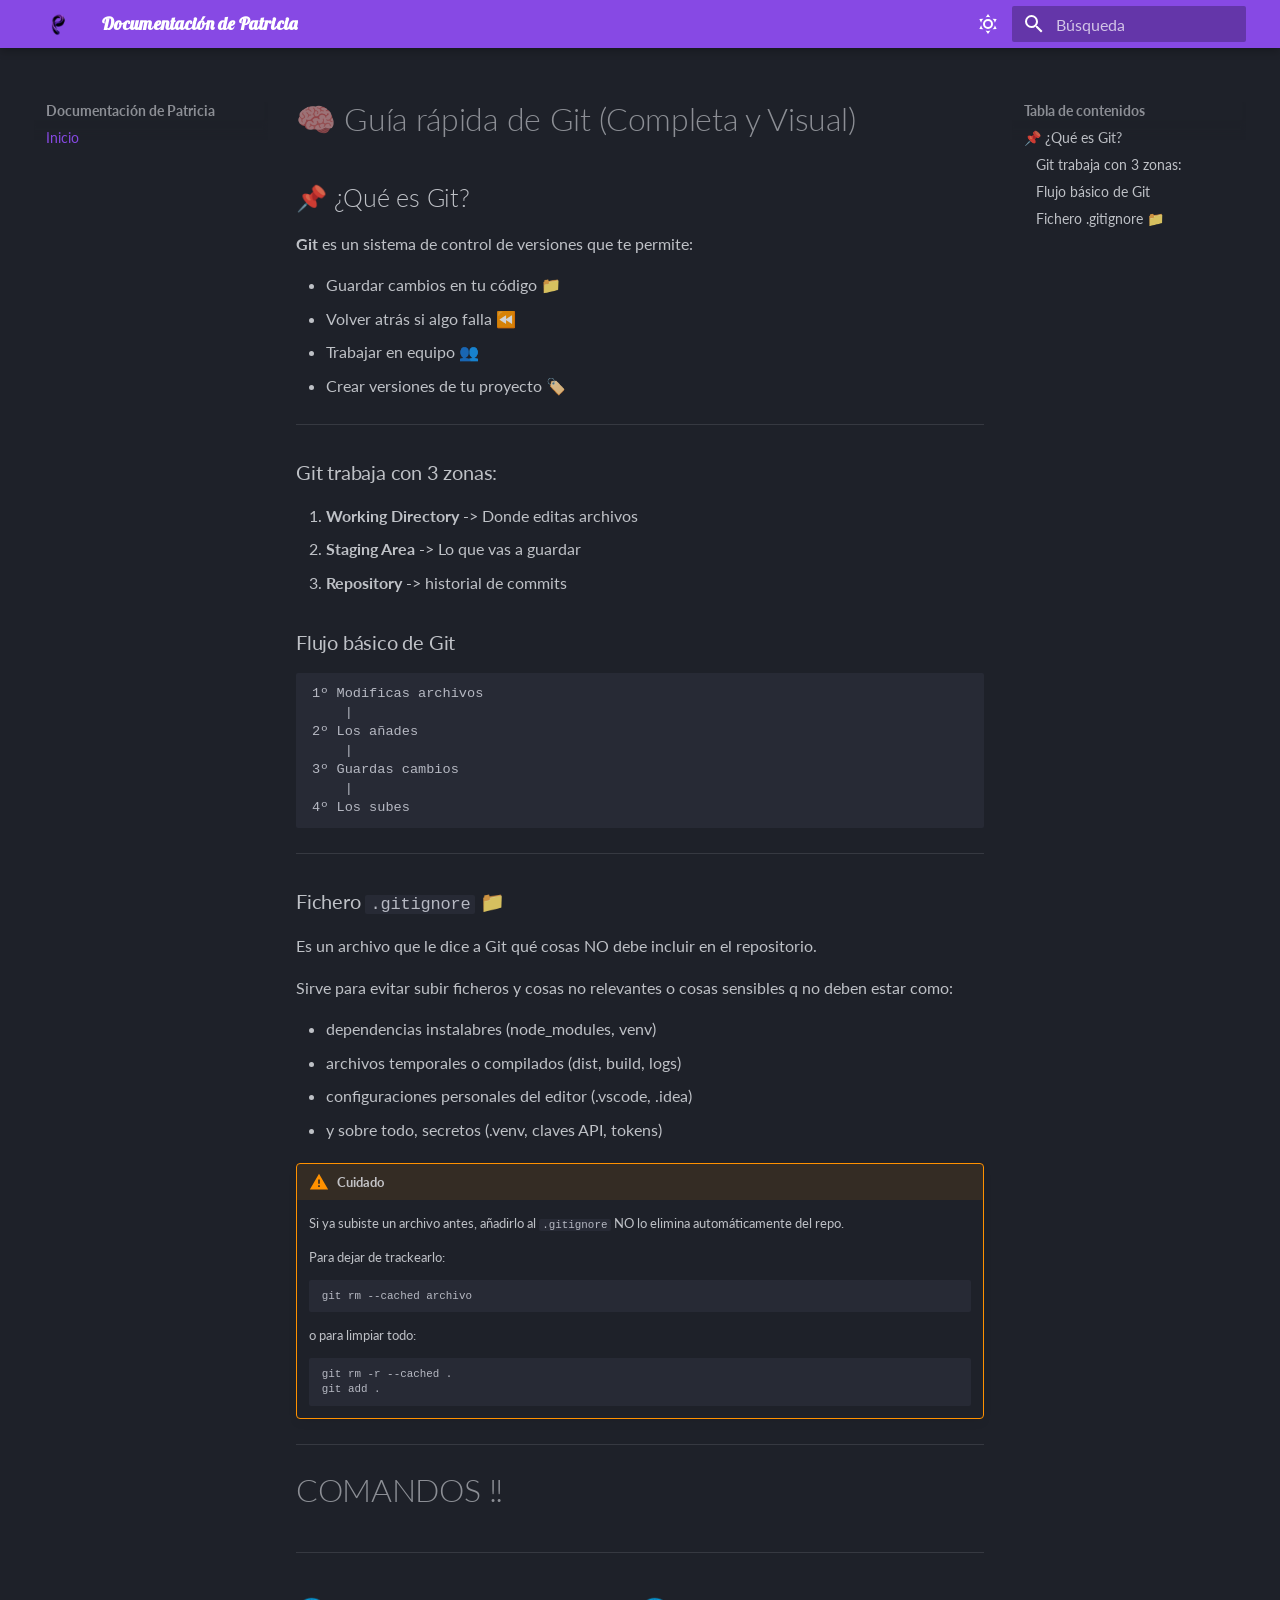
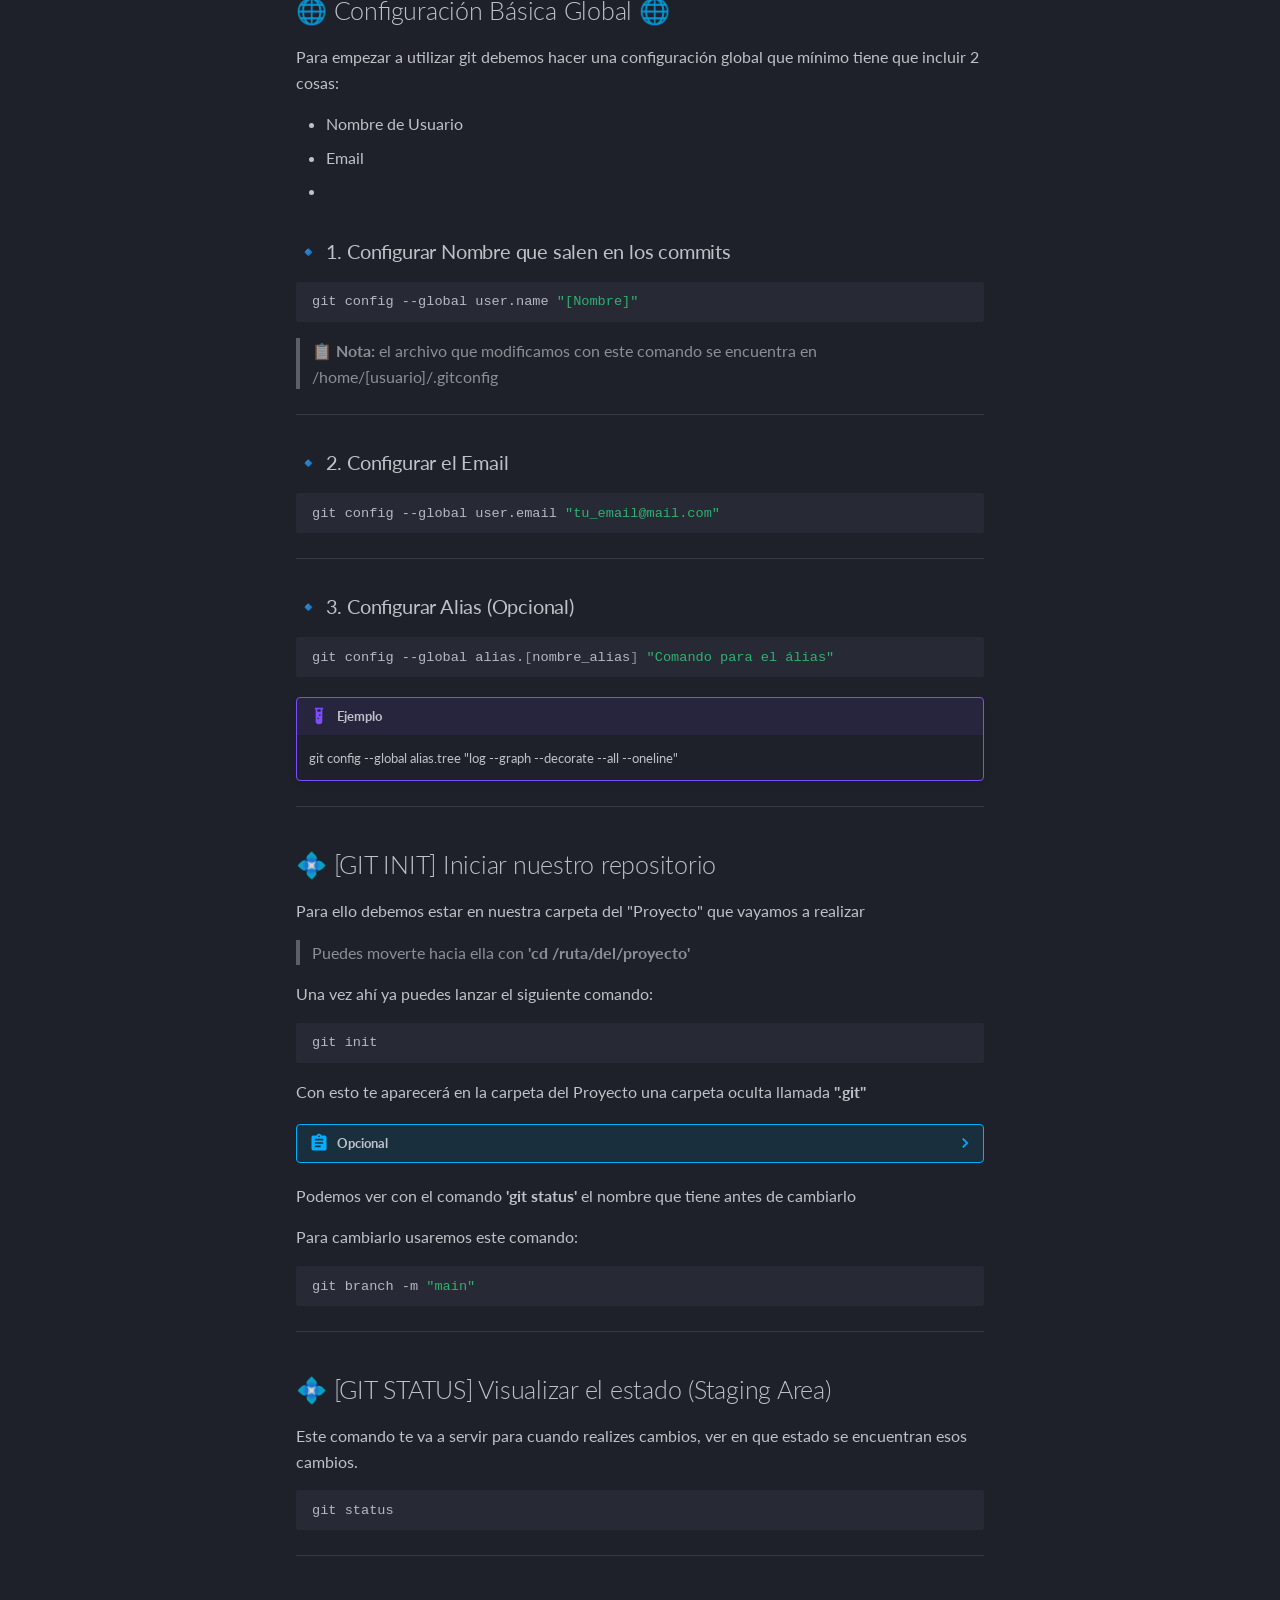
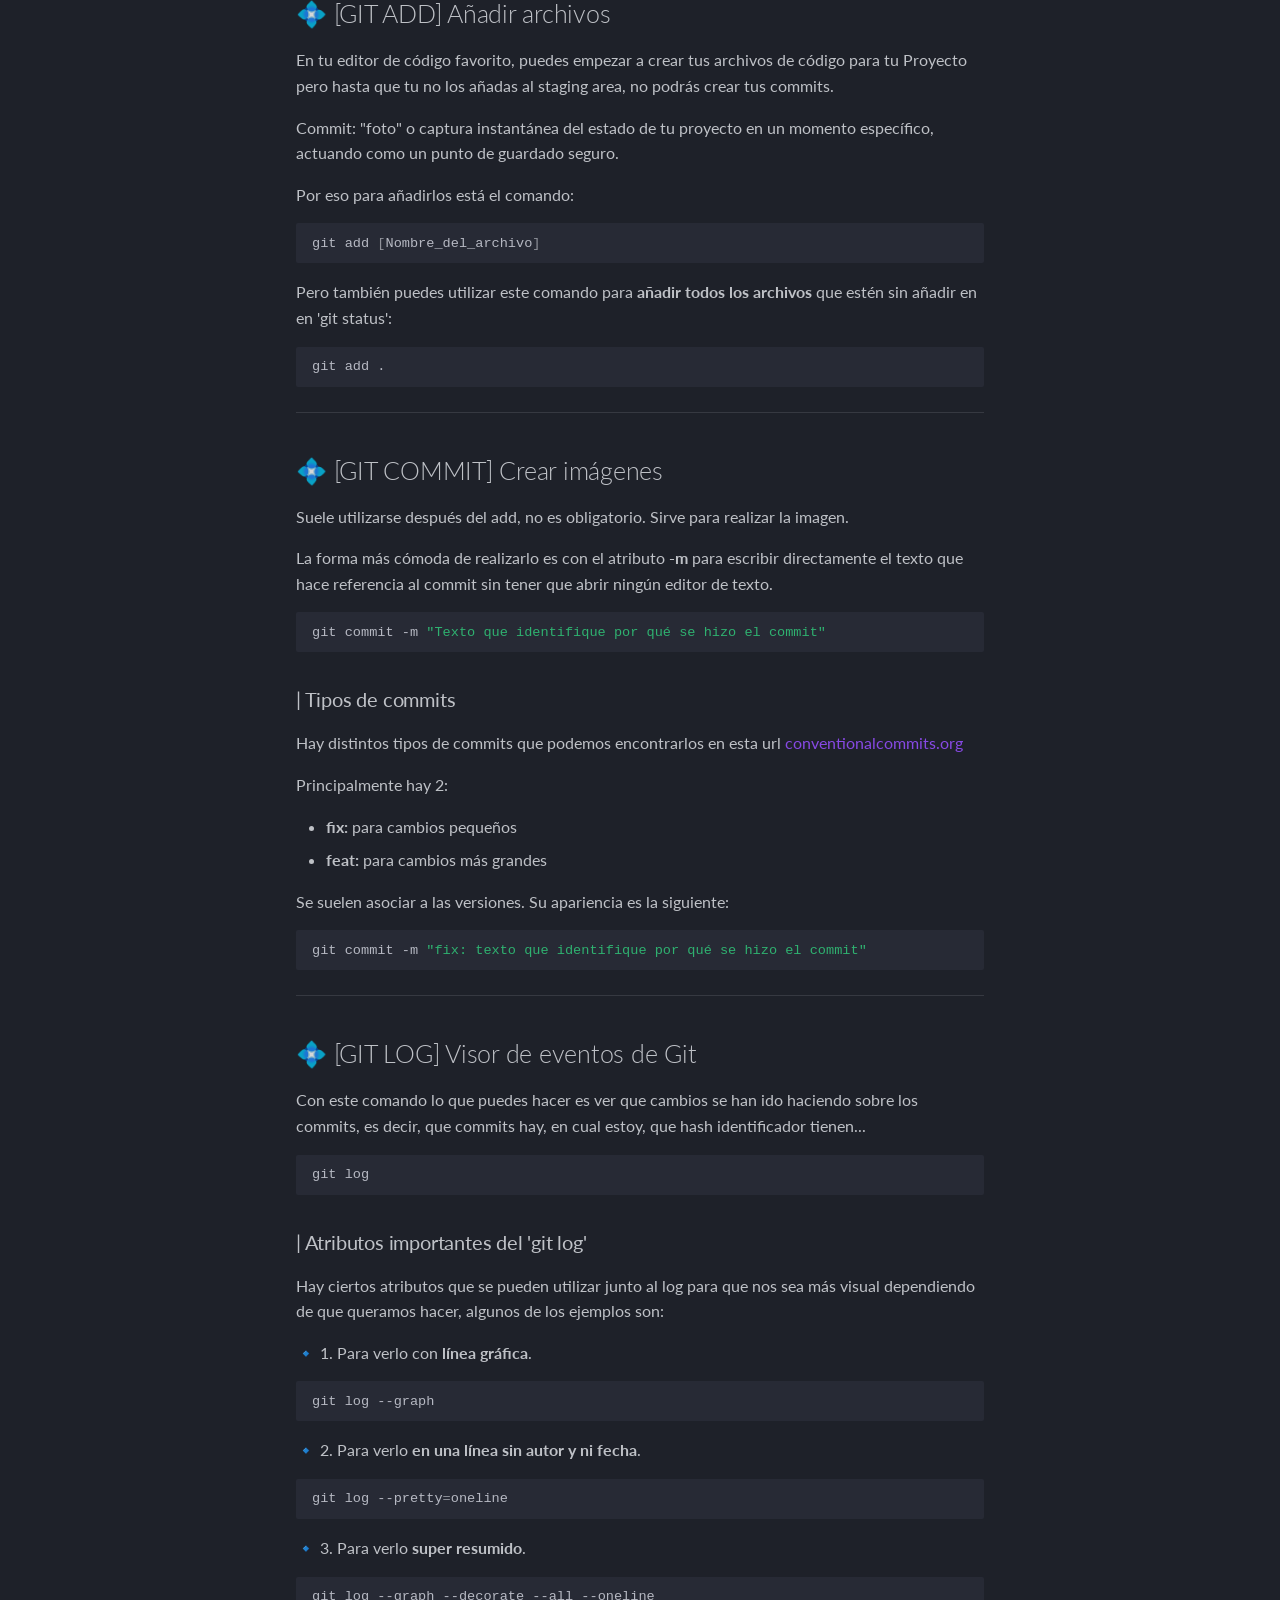
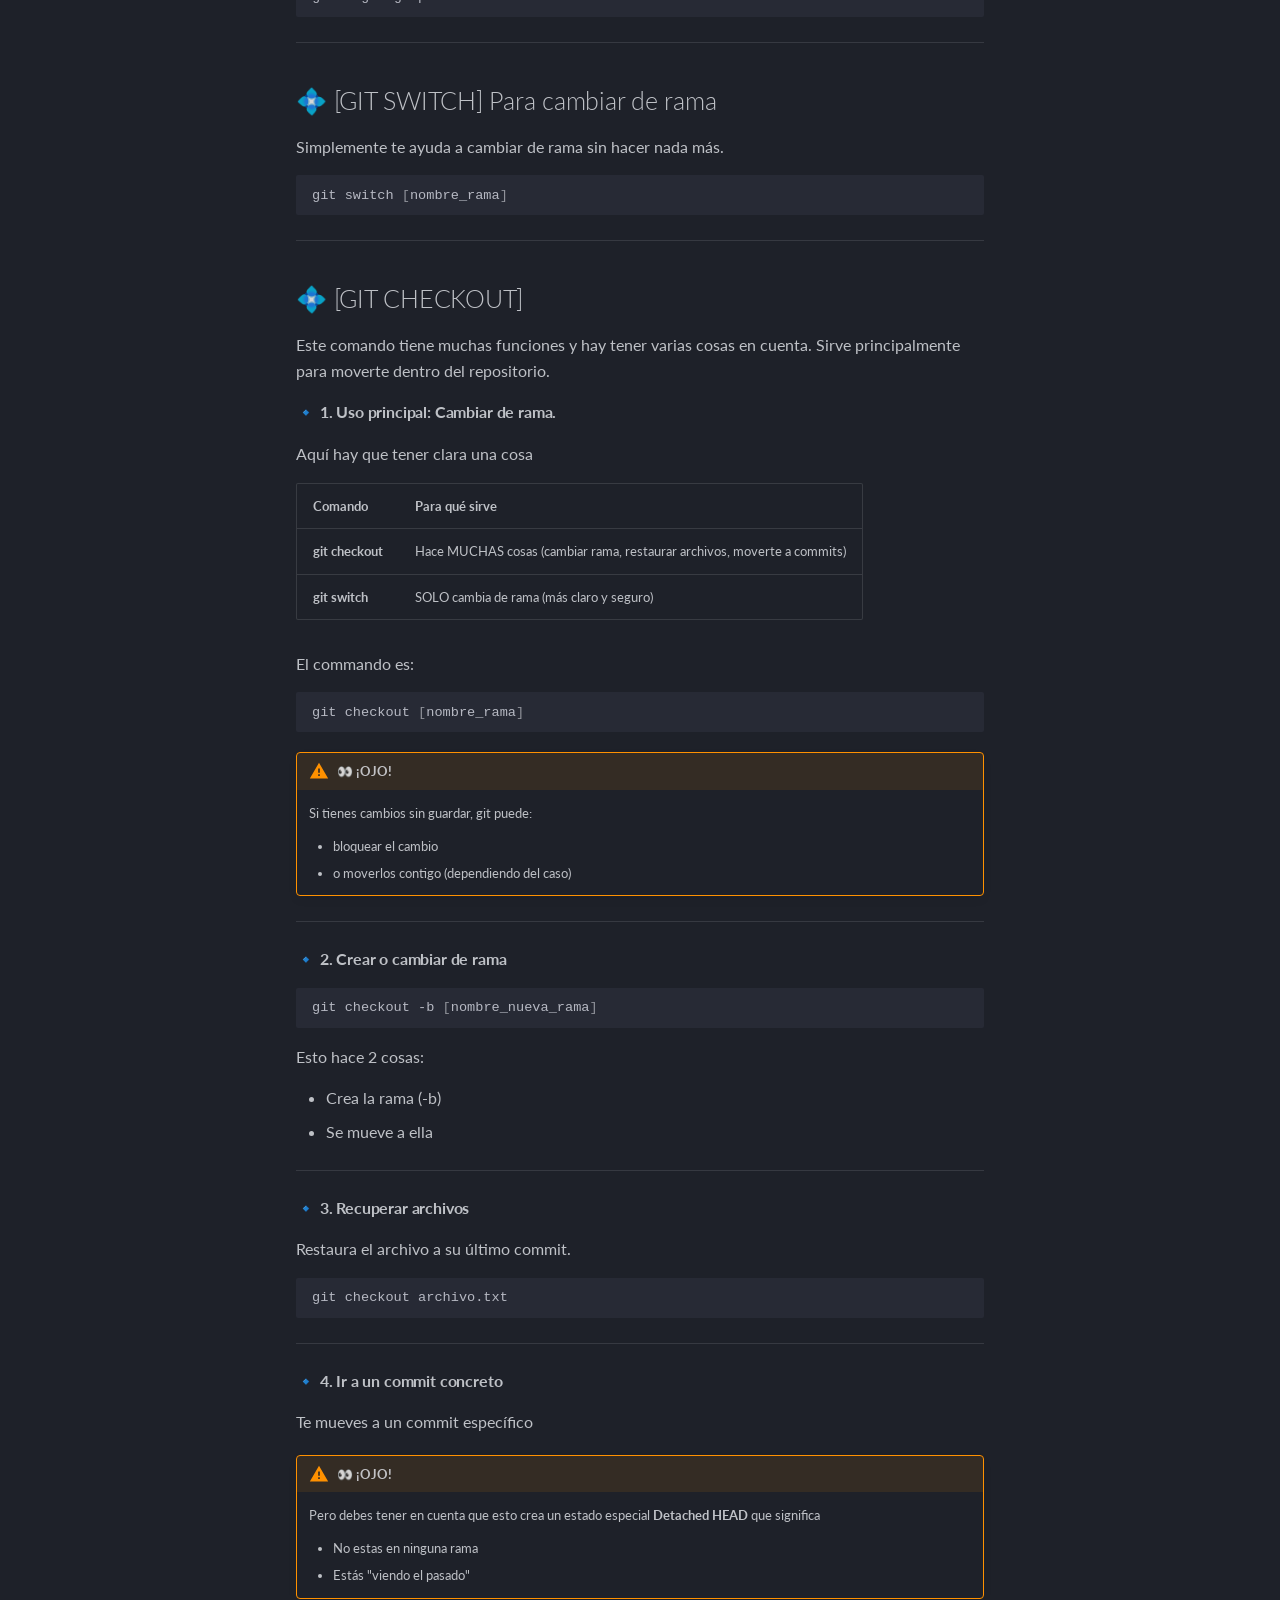
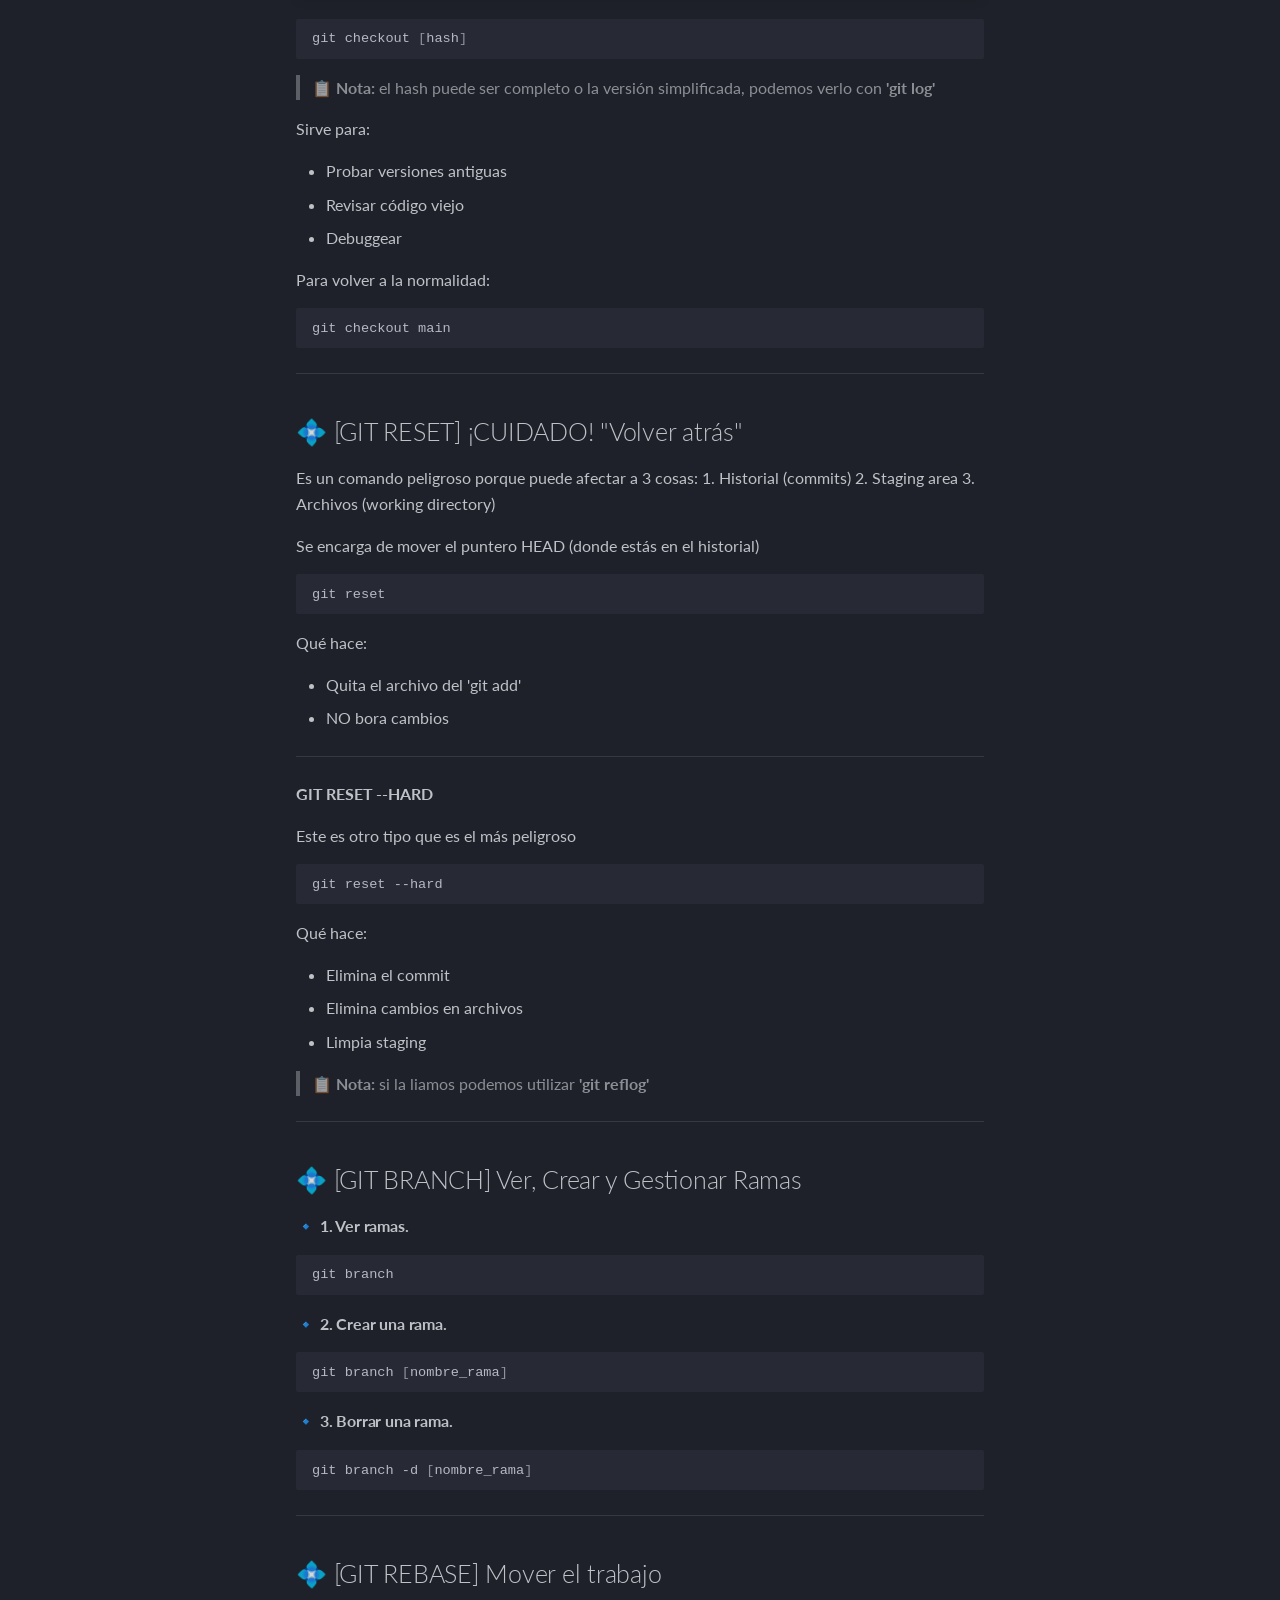
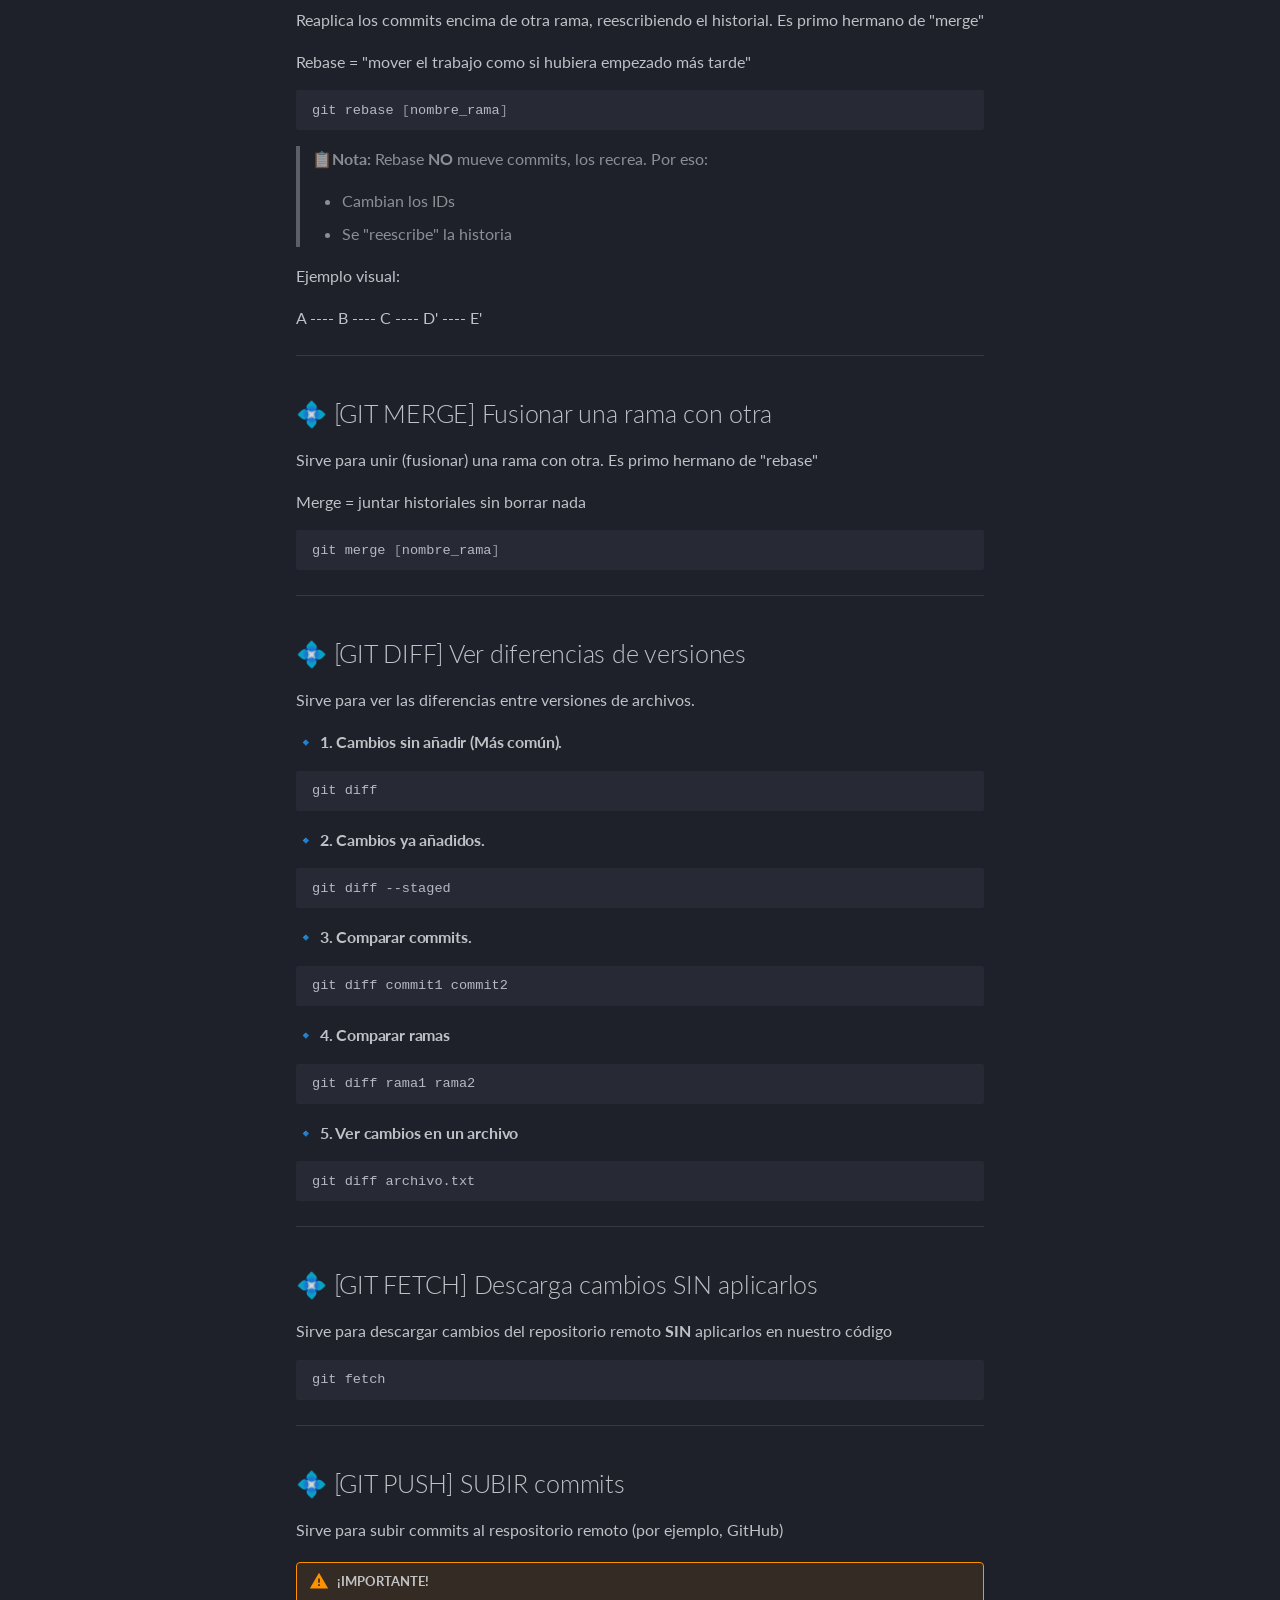
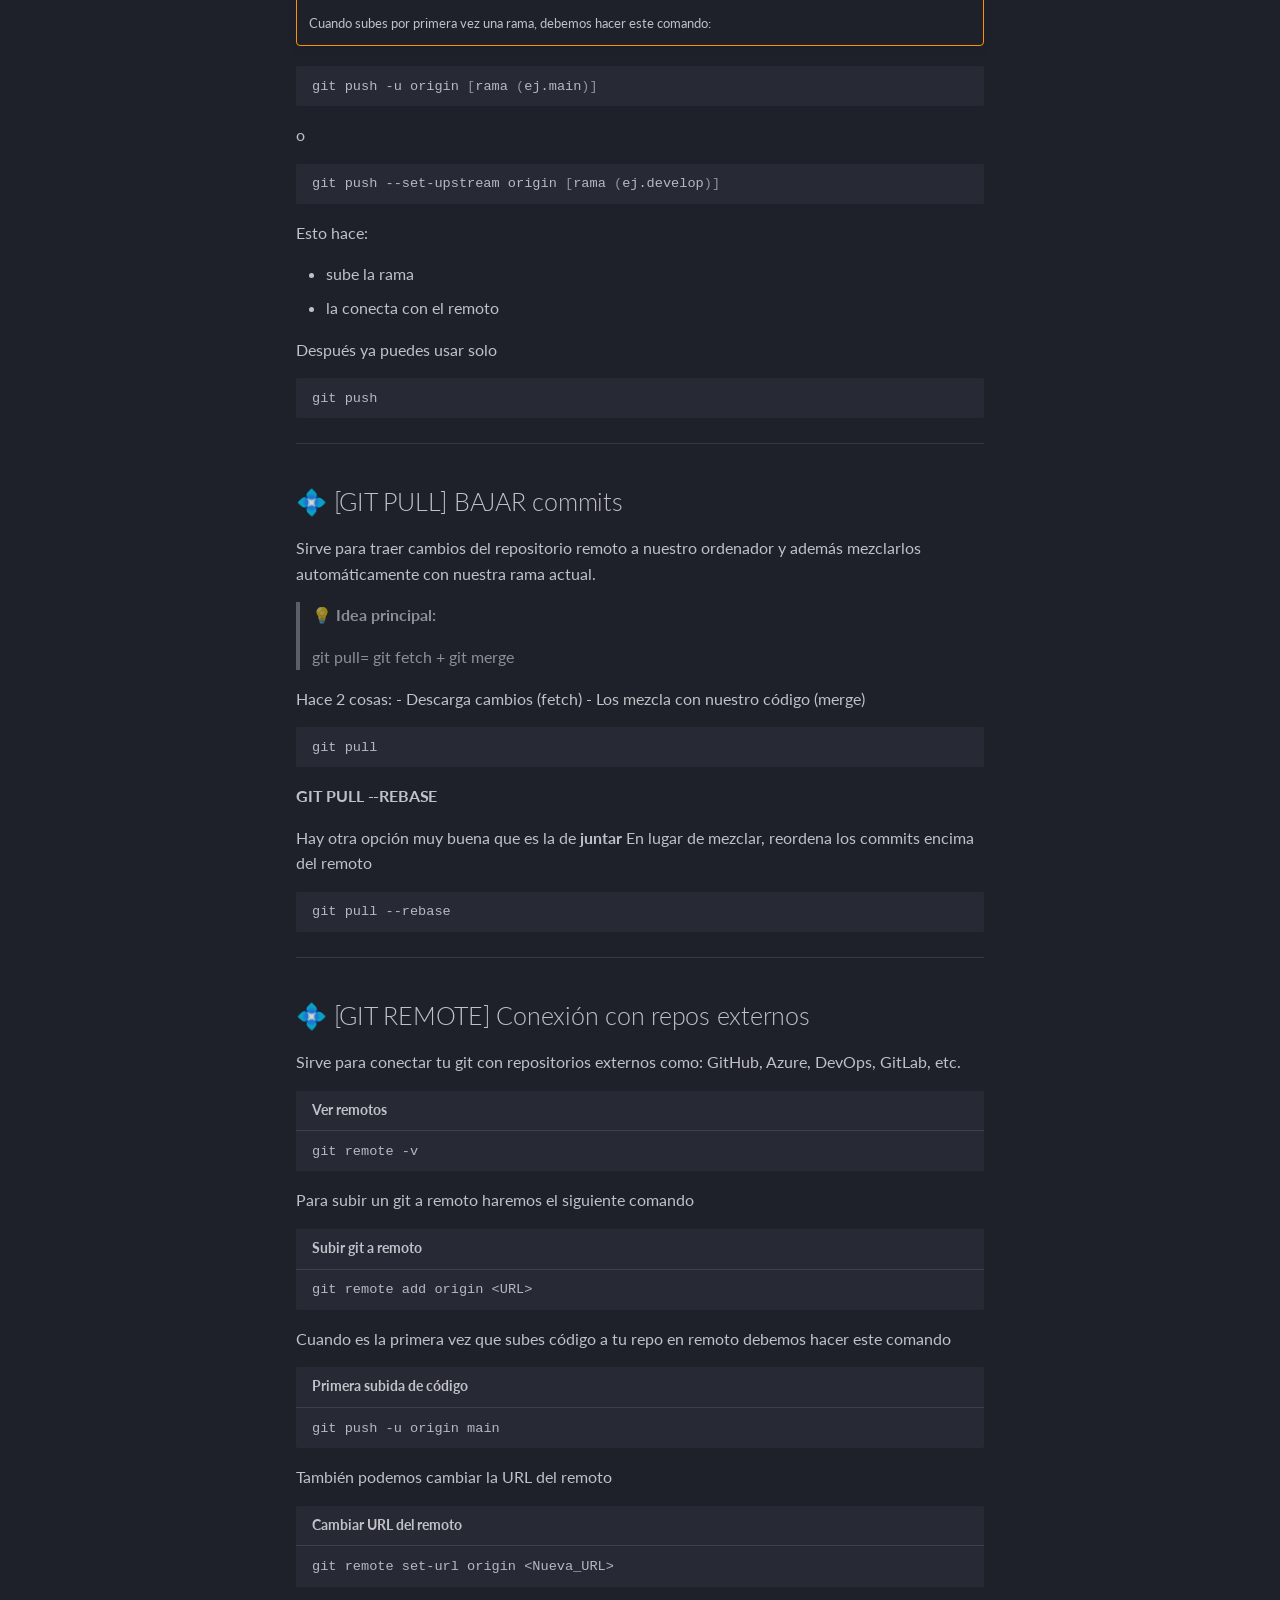
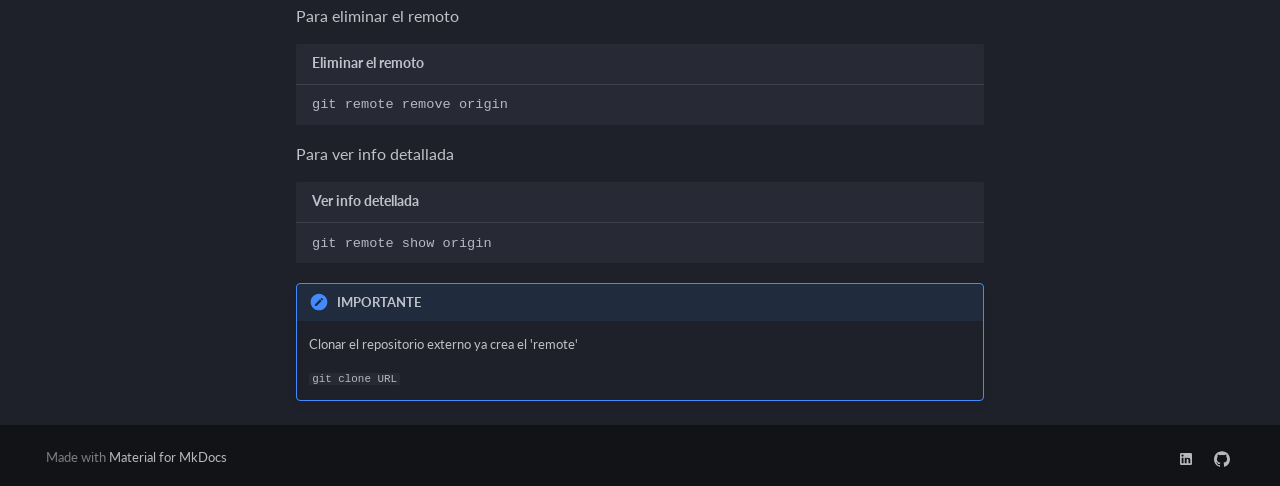
<file: index.html>
<!doctype html>
<html lang="es" class="no-js">
  <head>
    
      <meta charset="utf-8">
      <meta name="viewport" content="width=device-width,initial-scale=1">
      
      
      
        <link rel="canonical" href="https://patricia-docs.com/">
      
      
      
      
        
      
      
      <link rel="icon" href="assets/favicon.ico">
      <meta name="generator" content="mkdocs-1.6.1, mkdocs-material-9.7.7">
    
    
      
        <title>Documentación de Patricia</title>
      
    
    
      <link rel="stylesheet" href="assets/stylesheets/main.ec1eaa64.min.css">
      
        
        <link rel="stylesheet" href="assets/stylesheets/palette.ab4e12ef.min.css">
      
      


    
    
      
    
    
      
        
        
        <link rel="preconnect" href="https://fonts.gstatic.com" crossorigin>
        <link rel="stylesheet" href="https://fonts.googleapis.com/css?family=Lato:300,300i,400,400i,700,700i%7CUbuntu+Mono:400,400i,700,700i&display=fallback">
        <style>:root{--md-text-font:"Lato";--md-code-font:"Ubuntu Mono"}</style>
      
    
    
      <link rel="stylesheet" href="stylesheets/extra.css">
    
    <script>__md_scope=new URL(".",location),__md_hash=e=>[...e].reduce(((e,_)=>(e<<5)-e+_.charCodeAt(0)),0),__md_get=(e,_=localStorage,t=__md_scope)=>JSON.parse(_.getItem(t.pathname+"."+e)),__md_set=(e,_,t=localStorage,a=__md_scope)=>{try{t.setItem(a.pathname+"."+e,JSON.stringify(_))}catch(e){}}</script>
    
      

    
    
  </head>
  
  
    
    
      
    
    
    
    
    <body dir="ltr" data-md-color-scheme="slate" data-md-color-primary="custom" data-md-color-accent="yellow">
  
    
    <input class="md-toggle" data-md-toggle="drawer" type="checkbox" id="__drawer" autocomplete="off">
    <input class="md-toggle" data-md-toggle="search" type="checkbox" id="__search" autocomplete="off">
    <label class="md-overlay" for="__drawer"></label>
    <div data-md-component="skip">
      
        
        <a href="#guia-rapida-de-git-completa-y-visual" class="md-skip">
          Saltar a contenido
        </a>
      
    </div>
    <div data-md-component="announce">
      
    </div>
    
    
      

  

<header class="md-header md-header--shadow" data-md-component="header">
  <nav class="md-header__inner md-grid" aria-label="Cabecera">
    <a href="." title="Documentación de Patricia" class="md-header__button md-logo" aria-label="Documentación de Patricia" data-md-component="logo">
      
  <img src="assets/logo.png" alt="logo">

    </a>
    <label class="md-header__button md-icon" for="__drawer">
      
      <svg xmlns="http://www.w3.org/2000/svg" viewBox="0 0 24 24"><path d="M3 6h18v2H3zm0 5h18v2H3zm0 5h18v2H3z"/></svg>
    </label>
    <div class="md-header__title" data-md-component="header-title">
      <div class="md-header__ellipsis">
        <div class="md-header__topic">
          <span class="md-ellipsis">
            Documentación de Patricia
          </span>
        </div>
        <div class="md-header__topic" data-md-component="header-topic">
          <span class="md-ellipsis">
            
              Inicio
            
          </span>
        </div>
      </div>
    </div>
    
      
        <form class="md-header__option" data-md-component="palette">
  
    
    
    
    <input class="md-option" data-md-color-media="" data-md-color-scheme="slate" data-md-color-primary="custom" data-md-color-accent="yellow"  aria-label="Dark Mode"  type="radio" name="__palette" id="__palette_0">
    
      <label class="md-header__button md-icon" title="Dark Mode" for="__palette_1" hidden>
        <svg xmlns="http://www.w3.org/2000/svg" viewBox="0 0 24 24"><path d="M12 7a5 5 0 0 1 5 5 5 5 0 0 1-5 5 5 5 0 0 1-5-5 5 5 0 0 1 5-5m0 2a3 3 0 0 0-3 3 3 3 0 0 0 3 3 3 3 0 0 0 3-3 3 3 0 0 0-3-3m0-7 2.39 3.42C13.65 5.15 12.84 5 12 5s-1.65.15-2.39.42zM3.34 7l4.16-.35A7.2 7.2 0 0 0 5.94 8.5c-.44.74-.69 1.5-.83 2.29zm.02 10 1.76-3.77a7.131 7.131 0 0 0 2.38 4.14zM20.65 7l-1.77 3.79a7.02 7.02 0 0 0-2.38-4.15zm-.01 10-4.14.36c.59-.51 1.12-1.14 1.54-1.86.42-.73.69-1.5.83-2.29zM12 22l-2.41-3.44c.74.27 1.55.44 2.41.44.82 0 1.63-.17 2.37-.44z"/></svg>
      </label>
    
  
    
    
    
    <input class="md-option" data-md-color-media="" data-md-color-scheme="default" data-md-color-primary="custom" data-md-color-accent="deep-orange"  aria-label="Light Mode"  type="radio" name="__palette" id="__palette_1">
    
      <label class="md-header__button md-icon" title="Light Mode" for="__palette_0" hidden>
        <svg xmlns="http://www.w3.org/2000/svg" viewBox="0 0 24 24"><path d="m17.75 4.09-2.53 1.94.91 3.06-2.63-1.81-2.63 1.81.91-3.06-2.53-1.94L12.44 4l1.06-3 1.06 3zm3.5 6.91-1.64 1.25.59 1.98-1.7-1.17-1.7 1.17.59-1.98L15.75 11l2.06-.05L18.5 9l.69 1.95zm-2.28 4.95c.83-.08 1.72 1.1 1.19 1.85-.32.45-.66.87-1.08 1.27C15.17 23 8.84 23 4.94 19.07c-3.91-3.9-3.91-10.24 0-14.14.4-.4.82-.76 1.27-1.08.75-.53 1.93.36 1.85 1.19-.27 2.86.69 5.83 2.89 8.02a9.96 9.96 0 0 0 8.02 2.89m-1.64 2.02a12.08 12.08 0 0 1-7.8-3.47c-2.17-2.19-3.33-5-3.49-7.82-2.81 3.14-2.7 7.96.31 10.98 3.02 3.01 7.84 3.12 10.98.31"/></svg>
      </label>
    
  
</form>
      
    
    
      <script>var palette=__md_get("__palette");if(palette&&palette.color){if("(prefers-color-scheme)"===palette.color.media){var media=matchMedia("(prefers-color-scheme: light)"),input=document.querySelector(media.matches?"[data-md-color-media='(prefers-color-scheme: light)']":"[data-md-color-media='(prefers-color-scheme: dark)']");palette.color.media=input.getAttribute("data-md-color-media"),palette.color.scheme=input.getAttribute("data-md-color-scheme"),palette.color.primary=input.getAttribute("data-md-color-primary"),palette.color.accent=input.getAttribute("data-md-color-accent")}for(var[key,value]of Object.entries(palette.color))document.body.setAttribute("data-md-color-"+key,value)}</script>
    
    
    
      
      
        <label class="md-header__button md-icon" for="__search">
          
          <svg xmlns="http://www.w3.org/2000/svg" viewBox="0 0 24 24"><path d="M9.5 3A6.5 6.5 0 0 1 16 9.5c0 1.61-.59 3.09-1.56 4.23l.27.27h.79l5 5-1.5 1.5-5-5v-.79l-.27-.27A6.52 6.52 0 0 1 9.5 16 6.5 6.5 0 0 1 3 9.5 6.5 6.5 0 0 1 9.5 3m0 2C7 5 5 7 5 9.5S7 14 9.5 14 14 12 14 9.5 12 5 9.5 5"/></svg>
        </label>
        <div class="md-search" data-md-component="search" role="dialog">
  <label class="md-search__overlay" for="__search"></label>
  <div class="md-search__inner" role="search">
    <form class="md-search__form" name="search">
      <input type="text" class="md-search__input" name="query" aria-label="Búsqueda" placeholder="Búsqueda" autocapitalize="off" autocorrect="off" autocomplete="off" spellcheck="false" data-md-component="search-query" required>
      <label class="md-search__icon md-icon" for="__search">
        
        <svg xmlns="http://www.w3.org/2000/svg" viewBox="0 0 24 24"><path d="M9.5 3A6.5 6.5 0 0 1 16 9.5c0 1.61-.59 3.09-1.56 4.23l.27.27h.79l5 5-1.5 1.5-5-5v-.79l-.27-.27A6.52 6.52 0 0 1 9.5 16 6.5 6.5 0 0 1 3 9.5 6.5 6.5 0 0 1 9.5 3m0 2C7 5 5 7 5 9.5S7 14 9.5 14 14 12 14 9.5 12 5 9.5 5"/></svg>
        
        <svg xmlns="http://www.w3.org/2000/svg" viewBox="0 0 24 24"><path d="M20 11v2H8l5.5 5.5-1.42 1.42L4.16 12l7.92-7.92L13.5 5.5 8 11z"/></svg>
      </label>
      <nav class="md-search__options" aria-label="Buscar">
        
        <button type="reset" class="md-search__icon md-icon" title="Limpiar" aria-label="Limpiar" tabindex="-1">
          
          <svg xmlns="http://www.w3.org/2000/svg" viewBox="0 0 24 24"><path d="M19 6.41 17.59 5 12 10.59 6.41 5 5 6.41 10.59 12 5 17.59 6.41 19 12 13.41 17.59 19 19 17.59 13.41 12z"/></svg>
        </button>
      </nav>
      
    </form>
    <div class="md-search__output">
      <div class="md-search__scrollwrap" tabindex="0" data-md-scrollfix>
        <div class="md-search-result" data-md-component="search-result">
          <div class="md-search-result__meta">
            Inicializando búsqueda
          </div>
          <ol class="md-search-result__list" role="presentation"></ol>
        </div>
      </div>
    </div>
  </div>
</div>
      
    
    
  </nav>
  
</header>
    
    <div class="md-container" data-md-component="container">
      
      
        
          
        
      
      <main class="md-main" data-md-component="main">
        <div class="md-main__inner md-grid">
          
            
              
              <div class="md-sidebar md-sidebar--primary" data-md-component="sidebar" data-md-type="navigation" >
                <div class="md-sidebar__scrollwrap">
                  <div class="md-sidebar__inner">
                    



<nav class="md-nav md-nav--primary" aria-label="Navegación" data-md-level="0">
  <label class="md-nav__title" for="__drawer">
    <a href="." title="Documentación de Patricia" class="md-nav__button md-logo" aria-label="Documentación de Patricia" data-md-component="logo">
      
  <img src="assets/logo.png" alt="logo">

    </a>
    Documentación de Patricia
  </label>
  
  <ul class="md-nav__list" data-md-scrollfix>
    
      
      
  
  
    
  
  
  
    <li class="md-nav__item md-nav__item--active">
      
      <input class="md-nav__toggle md-toggle" type="checkbox" id="__toc">
      
      
        
      
      
        <label class="md-nav__link md-nav__link--active" for="__toc">
          
  
  
  <span class="md-ellipsis">
    
  
    Inicio
  

    
  </span>
  
  

          <span class="md-nav__icon md-icon"></span>
        </label>
      
      <a href="." class="md-nav__link md-nav__link--active">
        
  
  
  <span class="md-ellipsis">
    
  
    Inicio
  

    
  </span>
  
  

      </a>
      
        

<nav class="md-nav md-nav--secondary" aria-label="Tabla de contenidos">
  
  
  
    
  
  
    <label class="md-nav__title" for="__toc">
      <span class="md-nav__icon md-icon"></span>
      Tabla de contenidos
    </label>
    <ul class="md-nav__list" data-md-component="toc" data-md-scrollfix>
      
        <li class="md-nav__item">
  <a href="#que-es-git" class="md-nav__link">
    <span class="md-ellipsis">
      
        📌 ¿Qué es Git?
      
    </span>
  </a>
  
    <nav class="md-nav" aria-label="📌 ¿Qué es Git?">
      <ul class="md-nav__list">
        
          <li class="md-nav__item">
  <a href="#git-trabaja-con-3-zonas" class="md-nav__link">
    <span class="md-ellipsis">
      
        Git trabaja con 3 zonas:
      
    </span>
  </a>
  
</li>
        
          <li class="md-nav__item">
  <a href="#flujo-basico-de-git" class="md-nav__link">
    <span class="md-ellipsis">
      
        Flujo básico de Git
      
    </span>
  </a>
  
</li>
        
          <li class="md-nav__item">
  <a href="#fichero-gitignore" class="md-nav__link">
    <span class="md-ellipsis">
      
        Fichero .gitignore 📁
      
    </span>
  </a>
  
</li>
        
      </ul>
    </nav>
  
</li>
      
    </ul>
  
</nav>
      
    </li>
  

    
  </ul>
</nav>
                  </div>
                </div>
              </div>
            
            
              
              <div class="md-sidebar md-sidebar--secondary" data-md-component="sidebar" data-md-type="toc" >
                <div class="md-sidebar__scrollwrap">
                  <div class="md-sidebar__inner">
                    

<nav class="md-nav md-nav--secondary" aria-label="Tabla de contenidos">
  
  
  
    
  
  
    <label class="md-nav__title" for="__toc">
      <span class="md-nav__icon md-icon"></span>
      Tabla de contenidos
    </label>
    <ul class="md-nav__list" data-md-component="toc" data-md-scrollfix>
      
        <li class="md-nav__item">
  <a href="#que-es-git" class="md-nav__link">
    <span class="md-ellipsis">
      
        📌 ¿Qué es Git?
      
    </span>
  </a>
  
    <nav class="md-nav" aria-label="📌 ¿Qué es Git?">
      <ul class="md-nav__list">
        
          <li class="md-nav__item">
  <a href="#git-trabaja-con-3-zonas" class="md-nav__link">
    <span class="md-ellipsis">
      
        Git trabaja con 3 zonas:
      
    </span>
  </a>
  
</li>
        
          <li class="md-nav__item">
  <a href="#flujo-basico-de-git" class="md-nav__link">
    <span class="md-ellipsis">
      
        Flujo básico de Git
      
    </span>
  </a>
  
</li>
        
          <li class="md-nav__item">
  <a href="#fichero-gitignore" class="md-nav__link">
    <span class="md-ellipsis">
      
        Fichero .gitignore 📁
      
    </span>
  </a>
  
</li>
        
      </ul>
    </nav>
  
</li>
      
    </ul>
  
</nav>
                  </div>
                </div>
              </div>
            
          
          
            <div class="md-content" data-md-component="content">
              
              <article class="md-content__inner md-typeset">
                
                  



<h1 id="guia-rapida-de-git-completa-y-visual">🧠 Guía rápida de Git (Completa y Visual)</h1>
<h2 id="que-es-git">📌 ¿Qué es Git?</h2>
<p><strong>Git</strong> es un sistema de control de versiones que te permite: </p>
<ul>
<li>Guardar cambios en tu código 📁</li>
<li>Volver atrás si algo falla ⏪</li>
<li>Trabajar en equipo 👥</li>
<li>Crear versiones de tu proyecto 🏷️</li>
</ul>
<hr />
<h3 id="git-trabaja-con-3-zonas">Git trabaja con 3 zonas:</h3>
<ol>
<li><strong>Working Directory</strong> -&gt; Donde editas archivos</li>
<li><strong>Staging Area</strong> -&gt; Lo que vas a guardar</li>
<li><strong>Repository</strong> -&gt; historial de commits</li>
</ol>
<h3 id="flujo-basico-de-git">Flujo básico de Git</h3>
<div class="language-text highlight"><pre><span></span><code><span id="__span-0-1"><a id="__codelineno-0-1" name="__codelineno-0-1" href="#__codelineno-0-1"></a>1º Modificas archivos
</span><span id="__span-0-2"><a id="__codelineno-0-2" name="__codelineno-0-2" href="#__codelineno-0-2"></a>    |
</span><span id="__span-0-3"><a id="__codelineno-0-3" name="__codelineno-0-3" href="#__codelineno-0-3"></a>2º Los añades
</span><span id="__span-0-4"><a id="__codelineno-0-4" name="__codelineno-0-4" href="#__codelineno-0-4"></a>    |
</span><span id="__span-0-5"><a id="__codelineno-0-5" name="__codelineno-0-5" href="#__codelineno-0-5"></a>3º Guardas cambios
</span><span id="__span-0-6"><a id="__codelineno-0-6" name="__codelineno-0-6" href="#__codelineno-0-6"></a>    |
</span><span id="__span-0-7"><a id="__codelineno-0-7" name="__codelineno-0-7" href="#__codelineno-0-7"></a>4º Los subes
</span></code></pre></div>
<hr />
<h3 id="fichero-gitignore">Fichero <code>.gitignore</code> 📁</h3>
<p>Es un archivo que le dice a Git qué cosas NO debe incluir en el repositorio.</p>
<p>Sirve para evitar subir ficheros y cosas no relevantes o cosas sensibles q no deben estar como:</p>
<ul>
<li>dependencias instalabres (node_modules, venv)</li>
<li>archivos temporales o compilados (dist, build, logs)</li>
<li>configuraciones personales del editor (.vscode, .idea)</li>
<li>y sobre todo, secretos (.venv, claves API, tokens)</li>
</ul>
<div class="admonition warning">
<p class="admonition-title">Cuidado</p>
<p>Si ya subiste un archivo antes, añadirlo al <code>.gitignore</code> NO lo elimina automáticamente del repo.</p>
<p>Para dejar de trackearlo:
<div class="language-bash highlight"><pre><span></span><code><span id="__span-1-1"><a id="__codelineno-1-1" name="__codelineno-1-1" href="#__codelineno-1-1"></a>git<span class="w"> </span>rm<span class="w"> </span>--cached<span class="w"> </span>archivo
</span></code></pre></div></p>
<p>o para limpiar todo:
<div class="language-bash highlight"><pre><span></span><code><span id="__span-2-1"><a id="__codelineno-2-1" name="__codelineno-2-1" href="#__codelineno-2-1"></a>git<span class="w"> </span>rm<span class="w"> </span>-r<span class="w"> </span>--cached<span class="w"> </span>.
</span><span id="__span-2-2"><a id="__codelineno-2-2" name="__codelineno-2-2" href="#__codelineno-2-2"></a>git<span class="w"> </span>add<span class="w"> </span>.
</span></code></pre></div></p>
</div>
<hr />
<h1 id="comandos">COMANDOS ‼️</h1>
<hr />
<h2 id="configuracion-basica-global">🌐 Configuración Básica Global 🌐</h2>
<p>Para empezar a utilizar git debemos hacer una configuración global que mínimo tiene que incluir 2 cosas:</p>
<ul>
<li>Nombre de Usuario</li>
<li>Email</li>
<li></li>
</ul>
<h3 id="1-configurar-nombre-que-salen-en-los-commits">🔹 1. Configurar Nombre que salen en los commits</h3>
<div class="language-bash highlight"><pre><span></span><code><span id="__span-3-1"><a id="__codelineno-3-1" name="__codelineno-3-1" href="#__codelineno-3-1"></a>git<span class="w"> </span>config<span class="w"> </span>--global<span class="w"> </span>user.name<span class="w"> </span><span class="s2">"[Nombre]"</span>
</span></code></pre></div>
<blockquote>
<p>📋 <strong>Nota:</strong> el archivo que modificamos con este comando se encuentra en /home/[usuario]/.gitconfig</p>
</blockquote>
<hr />
<h3 id="2-configurar-el-email">🔹 2. Configurar el Email</h3>
<div class="language-bash highlight"><pre><span></span><code><span id="__span-4-1"><a id="__codelineno-4-1" name="__codelineno-4-1" href="#__codelineno-4-1"></a>git<span class="w"> </span>config<span class="w"> </span>--global<span class="w"> </span>user.email<span class="w"> </span><span class="s2">"tu_email@mail.com"</span>
</span></code></pre></div>
<hr />
<h3 id="3-configurar-alias-opcional">🔹 3. Configurar Alias (Opcional)</h3>
<div class="language-bash highlight"><pre><span></span><code><span id="__span-5-1"><a id="__codelineno-5-1" name="__codelineno-5-1" href="#__codelineno-5-1"></a>git<span class="w"> </span>config<span class="w"> </span>--global<span class="w"> </span>alias.<span class="o">[</span>nombre_alias<span class="o">]</span><span class="w"> </span><span class="s2">"Comando para el álias"</span>
</span></code></pre></div>
<div class="admonition example">
<p class="admonition-title"><strong>Ejemplo</strong></p>
<p>git config --global alias.tree "log --graph --decorate --all --oneline"</p>
</div>
<hr />
<h2 id="git-init-iniciar-nuestro-repositorio">💠 [GIT INIT] Iniciar nuestro repositorio</h2>
<p>Para ello debemos estar en nuestra carpeta del "Proyecto" que vayamos a realizar </p>
<blockquote>
<p>Puedes moverte hacia ella con <strong>'cd /ruta/del/proyecto'</strong></p>
</blockquote>
<p>Una vez ahí ya puedes lanzar el siguiente comando:</p>
<div class="language-bash highlight"><pre><span></span><code><span id="__span-6-1"><a id="__codelineno-6-1" name="__codelineno-6-1" href="#__codelineno-6-1"></a>git<span class="w"> </span>init
</span></code></pre></div>
<p>Con esto te aparecerá en la carpeta del Proyecto una carpeta oculta llamada <strong>".git"</strong></p>
<details class="abstract">
<summary><strong>Opcional</strong></summary>
<p>Podemos cambiarle el nombre a la rama principal que aparece como "master", esto es algo personal porque luego al implementar con git, por defecto, esta rama se llama "main" además que se está estandarizando que se llame así</p>
</details>
<p>Podemos ver con el comando <strong>'git status'</strong> el nombre que tiene antes de cambiarlo</p>
<p>Para cambiarlo usaremos este comando:
<div class="language-bash highlight"><pre><span></span><code><span id="__span-7-1"><a id="__codelineno-7-1" name="__codelineno-7-1" href="#__codelineno-7-1"></a>git<span class="w"> </span>branch<span class="w"> </span>-m<span class="w"> </span><span class="s2">"main"</span>
</span></code></pre></div></p>
<hr />
<h2 id="git-status-visualizar-el-estado-staging-area">💠 [GIT STATUS] Visualizar el estado (Staging Area)</h2>
<p>Este comando te va a servir para cuando realizes cambios, ver en que estado se encuentran esos cambios.
<div class="language-bash highlight"><pre><span></span><code><span id="__span-8-1"><a id="__codelineno-8-1" name="__codelineno-8-1" href="#__codelineno-8-1"></a>git<span class="w"> </span>status
</span></code></pre></div></p>
<hr />
<h2 id="git-add-anadir-archivos">💠 [GIT ADD] Añadir archivos</h2>
<p>En tu editor de código favorito, puedes empezar a crear tus archivos de código para tu Proyecto pero hasta que tu no los añadas al staging area, no podrás crear tus commits.</p>
<p>Commit: "foto" o captura instantánea del estado de tu proyecto en un momento específico, actuando como un punto de guardado seguro.</p>
<p>Por eso para añadirlos está el comando:
<div class="language-bash highlight"><pre><span></span><code><span id="__span-9-1"><a id="__codelineno-9-1" name="__codelineno-9-1" href="#__codelineno-9-1"></a>git<span class="w"> </span>add<span class="w"> </span><span class="o">[</span>Nombre_del_archivo<span class="o">]</span>
</span></code></pre></div>
Pero también puedes utilizar este comando para <strong>añadir todos los archivos</strong> que estén sin añadir en en 'git status':</p>
<div class="language-bash highlight"><pre><span></span><code><span id="__span-10-1"><a id="__codelineno-10-1" name="__codelineno-10-1" href="#__codelineno-10-1"></a>git<span class="w"> </span>add<span class="w"> </span>.
</span></code></pre></div>
<hr />
<h2 id="git-commit-crear-imagenes">💠 [GIT COMMIT] Crear imágenes</h2>
<p>Suele utilizarse después del add, no es obligatorio. Sirve para realizar la imagen.</p>
<p>La forma más cómoda de realizarlo es con el atributo <strong>-m</strong> para escribir directamente el texto que hace referencia al commit sin tener que abrir ningún editor de texto.</p>
<div class="language-bash highlight"><pre><span></span><code><span id="__span-11-1"><a id="__codelineno-11-1" name="__codelineno-11-1" href="#__codelineno-11-1"></a>git<span class="w"> </span>commit<span class="w"> </span>-m<span class="w"> </span><span class="s2">"Texto que identifique por qué se hizo el commit"</span>
</span></code></pre></div>
<h3 id="tipos-de-commits">| Tipos de commits</h3>
<p>Hay distintos tipos de commits que podemos encontrarlos en esta url <a href="https://www.conventionalcommits.org/es/v1.0.0/" title="Más info sobre Commits">conventionalcommits.org</a></p>
<p>Principalmente hay 2:</p>
<ul>
<li><strong>fix:</strong> para cambios pequeños</li>
<li><strong>feat:</strong> para cambios más grandes</li>
</ul>
<p>Se suelen asociar a las versiones.
Su apariencia es la siguiente:
<div class="language-bash highlight"><pre><span></span><code><span id="__span-12-1"><a id="__codelineno-12-1" name="__codelineno-12-1" href="#__codelineno-12-1"></a>git<span class="w"> </span>commit<span class="w"> </span>-m<span class="w"> </span><span class="s2">"fix: texto que identifique por qué se hizo el commit"</span>
</span></code></pre></div></p>
<hr />
<h2 id="git-log-visor-de-eventos-de-git">💠 [GIT LOG] Visor de eventos de Git</h2>
<p>Con este comando lo que puedes hacer es ver que cambios se han ido haciendo sobre los commits, es decir, que commits hay, en cual estoy, que hash identificador tienen...</p>
<div class="language-bash highlight"><pre><span></span><code><span id="__span-13-1"><a id="__codelineno-13-1" name="__codelineno-13-1" href="#__codelineno-13-1"></a>git<span class="w"> </span>log
</span></code></pre></div>
<h3 id="atributos-importantes-del-git-log">| Atributos importantes del 'git log'</h3>
<p>Hay ciertos atributos que se pueden utilizar junto al log para que nos sea más visual dependiendo de que queramos hacer, algunos de los ejemplos son:</p>
<p>🔹 1. Para verlo con <strong>línea gráfica</strong>.
 <div class="language-bash highlight"><pre><span></span><code><span id="__span-14-1"><a id="__codelineno-14-1" name="__codelineno-14-1" href="#__codelineno-14-1"></a>git<span class="w"> </span>log<span class="w"> </span>--graph
</span></code></pre></div></p>
<p>🔹 2. Para verlo <strong>en una línea sin autor y ni fecha</strong>.
<div class="language-bash highlight"><pre><span></span><code><span id="__span-15-1"><a id="__codelineno-15-1" name="__codelineno-15-1" href="#__codelineno-15-1"></a>git<span class="w"> </span>log<span class="w"> </span>--pretty<span class="o">=</span>oneline
</span></code></pre></div>
🔹 3. Para verlo <strong>super resumido</strong>.
<div class="language-bash highlight"><pre><span></span><code><span id="__span-16-1"><a id="__codelineno-16-1" name="__codelineno-16-1" href="#__codelineno-16-1"></a>git<span class="w"> </span>log<span class="w"> </span>--graph<span class="w"> </span>--decorate<span class="w"> </span>--all<span class="w"> </span>--oneline
</span></code></pre></div></p>
<hr />
<h2 id="git-switch-para-cambiar-de-rama">💠 [GIT SWITCH] Para cambiar de rama</h2>
<p>Simplemente te ayuda a cambiar de rama sin hacer nada más.
<div class="language-bash highlight"><pre><span></span><code><span id="__span-17-1"><a id="__codelineno-17-1" name="__codelineno-17-1" href="#__codelineno-17-1"></a>git<span class="w"> </span>switch<span class="w"> </span><span class="o">[</span>nombre_rama<span class="o">]</span>
</span></code></pre></div></p>
<hr />
<h2 id="git-checkout">💠 [GIT CHECKOUT]</h2>
<p>Este comando tiene muchas funciones y hay tener varias cosas en cuenta.
Sirve principalmente para moverte dentro del repositorio.</p>
<h4 id="1-uso-principal-cambiar-de-rama">🔹 <strong>1. Uso principal: Cambiar de rama.</strong></h4>
<p>Aquí hay que tener clara una cosa</p>
<table>
<thead>
<tr>
<th style="text-align: left;">Comando</th>
<th style="text-align: left;">Para qué sirve</th>
</tr>
</thead>
<tbody>
<tr>
<td style="text-align: left;"><strong>git checkout</strong></td>
<td style="text-align: left;">Hace MUCHAS cosas (cambiar rama, restaurar archivos, moverte a commits)</td>
</tr>
<tr>
<td style="text-align: left;"><strong>git switch</strong></td>
<td style="text-align: left;">SOLO cambia de rama (más claro y seguro)</td>
</tr>
</tbody>
</table>
<p>El commando es: 
<div class="language-bash highlight"><pre><span></span><code><span id="__span-18-1"><a id="__codelineno-18-1" name="__codelineno-18-1" href="#__codelineno-18-1"></a>git<span class="w"> </span>checkout<span class="w"> </span><span class="o">[</span>nombre_rama<span class="o">]</span>
</span></code></pre></div></p>
<div class="admonition warning">
<p class="admonition-title">👀 <strong>¡OJO!</strong></p>
<p>Si tienes cambios sin guardar, git puede: </p>
<ul>
<li>bloquear el cambio</li>
<li>o moverlos contigo (dependiendo del caso)</li>
</ul>
</div>
<hr />
<h4 id="2-crear-o-cambiar-de-rama">🔹 <strong>2. Crear o cambiar de rama</strong></h4>
<p><div class="language-bash highlight"><pre><span></span><code><span id="__span-19-1"><a id="__codelineno-19-1" name="__codelineno-19-1" href="#__codelineno-19-1"></a>git<span class="w"> </span>checkout<span class="w"> </span>-b<span class="w"> </span><span class="o">[</span>nombre_nueva_rama<span class="o">]</span>
</span></code></pre></div>
Esto hace 2 cosas:</p>
<ul>
<li>Crea la rama (-b)</li>
<li>Se mueve a ella</li>
</ul>
<hr />
<h4 id="3-recuperar-archivos">🔹 <strong>3. Recuperar archivos</strong></h4>
<p>Restaura el archivo a su último commit.
<div class="language-bash highlight"><pre><span></span><code><span id="__span-20-1"><a id="__codelineno-20-1" name="__codelineno-20-1" href="#__codelineno-20-1"></a>git<span class="w"> </span>checkout<span class="w"> </span>archivo.txt
</span></code></pre></div></p>
<hr />
<h4 id="4-ir-a-un-commit-concreto">🔹 <strong>4. Ir a un commit concreto</strong></h4>
<p>Te mueves a un commit específico</p>
<div class="admonition warning">
<p class="admonition-title">👀 <strong>¡OJO!</strong></p>
<p>Pero debes tener en cuenta que esto crea un estado especial <strong>Detached HEAD</strong> que significa</p>
<ul>
<li>No estas en ninguna rama</li>
<li>Estás "viendo el pasado"</li>
</ul>
</div>
<div class="language-bash highlight"><pre><span></span><code><span id="__span-21-1"><a id="__codelineno-21-1" name="__codelineno-21-1" href="#__codelineno-21-1"></a>git<span class="w"> </span>checkout<span class="w"> </span><span class="o">[</span>hash<span class="o">]</span>
</span></code></pre></div>
<blockquote>
<p>📋 <strong>Nota:</strong> el hash puede ser completo o la versión simplificada, podemos verlo con <strong>'git log'</strong></p>
</blockquote>
<p>Sirve para: </p>
<ul>
<li>Probar versiones antiguas</li>
<li>Revisar código viejo</li>
<li>Debuggear</li>
</ul>
<p>Para volver a la normalidad:
<div class="language-bash highlight"><pre><span></span><code><span id="__span-22-1"><a id="__codelineno-22-1" name="__codelineno-22-1" href="#__codelineno-22-1"></a>git<span class="w"> </span>checkout<span class="w"> </span>main
</span></code></pre></div></p>
<hr />
<h2 id="git-reset-cuidado-volver-atras">💠 [GIT RESET] ¡CUIDADO! "Volver atrás"</h2>
<p>Es un comando peligroso porque puede afectar a 3 cosas:
1. Historial (commits)
2. Staging area
3. Archivos (working directory)</p>
<p>Se encarga de mover el puntero HEAD (donde estás en el historial)</p>
<p><div class="language-bash highlight"><pre><span></span><code><span id="__span-23-1"><a id="__codelineno-23-1" name="__codelineno-23-1" href="#__codelineno-23-1"></a>git<span class="w"> </span>reset
</span></code></pre></div>
Qué hace:</p>
<ul>
<li>Quita el archivo del 'git add'</li>
<li>NO bora cambios</li>
</ul>
<hr />
<h4 id="git-reset-hard">GIT RESET --HARD</h4>
<p>Este es otro tipo que es el más peligroso
<div class="language-bash highlight"><pre><span></span><code><span id="__span-24-1"><a id="__codelineno-24-1" name="__codelineno-24-1" href="#__codelineno-24-1"></a>git<span class="w"> </span>reset<span class="w"> </span>--hard
</span></code></pre></div>
 Qué hace:</p>
<ul>
<li>Elimina el commit</li>
<li>Elimina cambios en archivos</li>
<li>Limpia staging</li>
</ul>
<blockquote>
<p>📋 <strong>Nota:</strong> si la liamos podemos utilizar <strong>'git reflog'</strong></p>
</blockquote>
<hr />
<h2 id="git-branch-ver-crear-y-gestionar-ramas">💠 [GIT BRANCH] Ver, Crear y Gestionar Ramas</h2>
<h4 id="1-ver-ramas">🔹 <strong>1. Ver ramas.</strong></h4>
<div class="language-bash highlight"><pre><span></span><code><span id="__span-25-1"><a id="__codelineno-25-1" name="__codelineno-25-1" href="#__codelineno-25-1"></a>git<span class="w"> </span>branch
</span></code></pre></div>
<h4 id="2-crear-una-rama">🔹 <strong>2. Crear una rama.</strong></h4>
<div class="language-bash highlight"><pre><span></span><code><span id="__span-26-1"><a id="__codelineno-26-1" name="__codelineno-26-1" href="#__codelineno-26-1"></a>git<span class="w"> </span>branch<span class="w"> </span><span class="o">[</span>nombre_rama<span class="o">]</span>
</span></code></pre></div>
<h4 id="3-borrar-una-rama">🔹 <strong>3. Borrar una rama.</strong></h4>
<div class="language-bash highlight"><pre><span></span><code><span id="__span-27-1"><a id="__codelineno-27-1" name="__codelineno-27-1" href="#__codelineno-27-1"></a>git<span class="w"> </span>branch<span class="w"> </span>-d<span class="w"> </span><span class="o">[</span>nombre_rama<span class="o">]</span>
</span></code></pre></div>
<hr />
<h2 id="git-rebase-mover-el-trabajo">💠 [GIT REBASE] Mover el trabajo</h2>
<p>Reaplica los commits encima de otra rama, reescribiendo el historial. 
Es primo hermano de "merge"</p>
<p>Rebase = "mover el trabajo como si hubiera empezado más tarde"</p>
<div class="language-bash highlight"><pre><span></span><code><span id="__span-28-1"><a id="__codelineno-28-1" name="__codelineno-28-1" href="#__codelineno-28-1"></a>git<span class="w"> </span>rebase<span class="w"> </span><span class="o">[</span>nombre_rama<span class="o">]</span>
</span></code></pre></div>
<blockquote>
<p>📋<strong>Nota:</strong> Rebase <strong>NO</strong> mueve commits, los recrea. Por eso:</p>
<ul>
<li>Cambian los IDs</li>
<li>Se "reescribe" la historia</li>
</ul>
</blockquote>
<p>Ejemplo visual:</p>
<p>A ---- B ---- C ---- D' ---- E'</p>
<hr />
<h2 id="git-merge-fusionar-una-rama-con-otra">💠 [GIT MERGE] Fusionar una rama con otra</h2>
<p>Sirve para unir (fusionar) una rama con otra.
Es primo hermano de "rebase"</p>
<p>Merge = juntar historiales sin borrar nada</p>
<div class="language-bash highlight"><pre><span></span><code><span id="__span-29-1"><a id="__codelineno-29-1" name="__codelineno-29-1" href="#__codelineno-29-1"></a>git<span class="w"> </span>merge<span class="w"> </span><span class="o">[</span>nombre_rama<span class="o">]</span>
</span></code></pre></div>
<hr />
<h2 id="git-diff-ver-diferencias-de-versiones">💠 [GIT DIFF] Ver diferencias de versiones</h2>
<p>Sirve para ver las diferencias entre versiones de archivos.</p>
<h4 id="1-cambios-sin-anadir-mas-comun">🔹 <strong>1. Cambios sin añadir (Más común).</strong></h4>
<div class="language-bash highlight"><pre><span></span><code><span id="__span-30-1"><a id="__codelineno-30-1" name="__codelineno-30-1" href="#__codelineno-30-1"></a>git<span class="w"> </span>diff
</span></code></pre></div>
<h4 id="2-cambios-ya-anadidos">🔹 <strong>2. Cambios ya añadidos.</strong></h4>
<div class="language-bash highlight"><pre><span></span><code><span id="__span-31-1"><a id="__codelineno-31-1" name="__codelineno-31-1" href="#__codelineno-31-1"></a>git<span class="w"> </span>diff<span class="w"> </span>--staged
</span></code></pre></div>
<h4 id="3-comparar-commits">🔹 <strong>3. Comparar commits.</strong></h4>
<div class="language-bash highlight"><pre><span></span><code><span id="__span-32-1"><a id="__codelineno-32-1" name="__codelineno-32-1" href="#__codelineno-32-1"></a>git<span class="w"> </span>diff<span class="w"> </span>commit1<span class="w"> </span>commit2
</span></code></pre></div>
<h4 id="4-comparar-ramas">🔹 <strong>4. Comparar ramas</strong></h4>
<div class="language-bash highlight"><pre><span></span><code><span id="__span-33-1"><a id="__codelineno-33-1" name="__codelineno-33-1" href="#__codelineno-33-1"></a>git<span class="w"> </span>diff<span class="w"> </span>rama1<span class="w"> </span>rama2
</span></code></pre></div>
<h4 id="5-ver-cambios-en-un-archivo">🔹 <strong>5. Ver cambios en un archivo</strong></h4>
<div class="language-bash highlight"><pre><span></span><code><span id="__span-34-1"><a id="__codelineno-34-1" name="__codelineno-34-1" href="#__codelineno-34-1"></a>git<span class="w"> </span>diff<span class="w"> </span>archivo.txt
</span></code></pre></div>
<hr />
<h2 id="git-fetch-descarga-cambios-sin-aplicarlos">💠 [GIT FETCH] Descarga cambios SIN aplicarlos</h2>
<p>Sirve para descargar cambios del repositorio remoto <strong>SIN</strong> aplicarlos en nuestro código</p>
<div class="language-bash highlight"><pre><span></span><code><span id="__span-35-1"><a id="__codelineno-35-1" name="__codelineno-35-1" href="#__codelineno-35-1"></a>git<span class="w"> </span>fetch
</span></code></pre></div>
<hr />
<h2 id="git-push-subir-commits">💠 [GIT PUSH] SUBIR commits</h2>
<p>Sirve para subir commits al respositorio remoto (por ejemplo, GitHub)</p>
<div class="admonition warning">
<p class="admonition-title">¡IMPORTANTE!</p>
<p>Cuando subes por primera vez una rama, debemos hacer este comando:</p>
</div>
<p><div class="language-bash highlight"><pre><span></span><code><span id="__span-36-1"><a id="__codelineno-36-1" name="__codelineno-36-1" href="#__codelineno-36-1"></a>git<span class="w"> </span>push<span class="w"> </span>-u<span class="w"> </span>origin<span class="w"> </span><span class="o">[</span>rama<span class="w"> </span><span class="o">(</span>ej.main<span class="o">)]</span>
</span></code></pre></div>
o 
<div class="language-bash highlight"><pre><span></span><code><span id="__span-37-1"><a id="__codelineno-37-1" name="__codelineno-37-1" href="#__codelineno-37-1"></a>git<span class="w"> </span>push<span class="w"> </span>--set-upstream<span class="w"> </span>origin<span class="w"> </span><span class="o">[</span>rama<span class="w"> </span><span class="o">(</span>ej.develop<span class="o">)]</span>
</span></code></pre></div></p>
<p>Esto hace:</p>
<ul>
<li>sube la rama</li>
<li>la conecta con el remoto</li>
</ul>
<p>Después ya puedes usar solo
<div class="language-bash highlight"><pre><span></span><code><span id="__span-38-1"><a id="__codelineno-38-1" name="__codelineno-38-1" href="#__codelineno-38-1"></a>git<span class="w"> </span>push
</span></code></pre></div></p>
<hr />
<h2 id="git-pull-bajar-commits">💠 [GIT PULL] BAJAR commits</h2>
<p>Sirve para traer cambios del repositorio remoto a nuestro ordenador y además mezclarlos automáticamente con nuestra rama actual.</p>
<blockquote>
<p>💡 <strong>Idea principal:</strong> </p>
<p>git pull= git fetch + git merge</p>
</blockquote>
<p>Hace 2 cosas:
- Descarga cambios (fetch)
- Los mezcla con nuestro código (merge)</p>
<div class="language-bash highlight"><pre><span></span><code><span id="__span-39-1"><a id="__codelineno-39-1" name="__codelineno-39-1" href="#__codelineno-39-1"></a>git<span class="w"> </span>pull
</span></code></pre></div>
<h4 id="git-pull-rebase">GIT PULL --REBASE</h4>
<p>Hay otra opción muy buena que es la de <strong>juntar</strong>
En lugar de mezclar, reordena los commits encima del remoto
<div class="language-bash highlight"><pre><span></span><code><span id="__span-40-1"><a id="__codelineno-40-1" name="__codelineno-40-1" href="#__codelineno-40-1"></a>git<span class="w"> </span>pull<span class="w"> </span>--rebase
</span></code></pre></div></p>
<hr />
<h2 id="git-remote-conexion-con-repos-externos">💠 [GIT REMOTE] Conexión con repos externos</h2>
<p>Sirve para conectar tu git con repositorios externos como: GitHub, Azure, DevOps, GitLab, etc.</p>
<div class="language-bash highlight"><span class="filename">Ver remotos</span><pre><span></span><code><span id="__span-41-1"><a id="__codelineno-41-1" name="__codelineno-41-1" href="#__codelineno-41-1"></a>git<span class="w"> </span>remote<span class="w"> </span>-v
</span></code></pre></div>
<p>Para subir un git a remoto haremos el siguiente comando</p>
<div class="language-bash highlight"><span class="filename">Subir git a remoto</span><pre><span></span><code><span id="__span-42-1"><a id="__codelineno-42-1" name="__codelineno-42-1" href="#__codelineno-42-1"></a>git<span class="w"> </span>remote<span class="w"> </span>add<span class="w"> </span>origin<span class="w"> </span>&lt;URL&gt;
</span></code></pre></div>
<p>Cuando es la primera vez que subes código a tu repo en remoto debemos hacer este comando</p>
<div class="language-bash highlight"><span class="filename">Primera subida de código</span><pre><span></span><code><span id="__span-43-1"><a id="__codelineno-43-1" name="__codelineno-43-1" href="#__codelineno-43-1"></a>git<span class="w"> </span>push<span class="w"> </span>-u<span class="w"> </span>origin<span class="w"> </span>main
</span></code></pre></div>
<p>También podemos cambiar la URL del remoto</p>
<div class="language-bash highlight"><span class="filename">Cambiar URL del remoto</span><pre><span></span><code><span id="__span-44-1"><a id="__codelineno-44-1" name="__codelineno-44-1" href="#__codelineno-44-1"></a>git<span class="w"> </span>remote<span class="w"> </span>set-url<span class="w"> </span>origin<span class="w"> </span>&lt;Nueva_URL&gt;
</span></code></pre></div>
<p>Para eliminar el remoto</p>
<div class="language-bash highlight"><span class="filename">Eliminar el remoto</span><pre><span></span><code><span id="__span-45-1"><a id="__codelineno-45-1" name="__codelineno-45-1" href="#__codelineno-45-1"></a>git<span class="w"> </span>remote<span class="w"> </span>remove<span class="w"> </span>origin
</span></code></pre></div>
<p>Para ver info detallada</p>
<div class="language-bash highlight"><span class="filename">Ver info detellada</span><pre><span></span><code><span id="__span-46-1"><a id="__codelineno-46-1" name="__codelineno-46-1" href="#__codelineno-46-1"></a>git<span class="w"> </span>remote<span class="w"> </span>show<span class="w"> </span>origin
</span></code></pre></div>
<div class="admonition warining">
<p class="admonition-title">IMPORTANTE</p>
<p>Clonar el repositorio externo ya crea el 'remote'</p>
<p><code>git clone URL</code></p>
</div>












                
              </article>
            </div>
          
          
<script>var target=document.getElementById(location.hash.slice(1));target&&target.name&&(target.checked=target.name.startsWith("__tabbed_"))</script>
        </div>
        
      </main>
      
        <footer class="md-footer">
  
    
  
  <div class="md-footer-meta md-typeset">
    <div class="md-footer-meta__inner md-grid">
      <div class="md-copyright">
  
  
    Made with
    <a href="https://squidfunk.github.io/mkdocs-material/" target="_blank" rel="noopener">
      Material for MkDocs
    </a>
  
</div>
      
        
<div class="md-social">
  
    
    
    
    
      
      
    
    <a href="https://www.linkedin.com/in/patricia-algarra/" target="_blank" rel="noopener" title="www.linkedin.com" class="md-social__link">
      <svg xmlns="http://www.w3.org/2000/svg" viewBox="0 0 24 24"><path d="M19 3a2 2 0 0 1 2 2v14a2 2 0 0 1-2 2H5a2 2 0 0 1-2-2V5a2 2 0 0 1 2-2zm-.5 15.5v-5.3a3.26 3.26 0 0 0-3.26-3.26c-.85 0-1.84.52-2.32 1.3v-1.11h-2.79v8.37h2.79v-4.93c0-.77.62-1.4 1.39-1.4a1.4 1.4 0 0 1 1.4 1.4v4.93zM6.88 8.56a1.68 1.68 0 0 0 1.68-1.68c0-.93-.75-1.69-1.68-1.69a1.69 1.69 0 0 0-1.69 1.69c0 .93.76 1.68 1.69 1.68m1.39 9.94v-8.37H5.5v8.37z"/></svg>
    </a>
  
    
    
    
    
      
      
    
    <a href="https://github.com/PatriciaAlgarra-BASETIS" target="_blank" rel="noopener" title="github.com" class="md-social__link">
      <svg xmlns="http://www.w3.org/2000/svg" viewBox="0 0 24 24"><path d="M12 .297c-6.63 0-12 5.373-12 12 0 5.303 3.438 9.8 8.205 11.385.6.113.82-.258.82-.577 0-.285-.01-1.04-.015-2.04-3.338.724-4.042-1.61-4.042-1.61C4.422 18.07 3.633 17.7 3.633 17.7c-1.087-.744.084-.729.084-.729 1.205.084 1.838 1.236 1.838 1.236 1.07 1.835 2.809 1.305 3.495.998.108-.776.417-1.305.76-1.605-2.665-.3-5.466-1.332-5.466-5.93 0-1.31.465-2.38 1.235-3.22-.135-.303-.54-1.523.105-3.176 0 0 1.005-.322 3.3 1.23.96-.267 1.98-.399 3-.405 1.02.006 2.04.138 3 .405 2.28-1.552 3.285-1.23 3.285-1.23.645 1.653.24 2.873.12 3.176.765.84 1.23 1.91 1.23 3.22 0 4.61-2.805 5.625-5.475 5.92.42.36.81 1.096.81 2.22 0 1.606-.015 2.896-.015 3.286 0 .315.21.69.825.57C20.565 22.092 24 17.592 24 12.297c0-6.627-5.373-12-12-12"/></svg>
    </a>
  
</div>
      
    </div>
  </div>
</footer>
      
    </div>
    <div class="md-dialog" data-md-component="dialog">
      <div class="md-dialog__inner md-typeset"></div>
    </div>
    
    
    
      
      
      <script id="__config" type="application/json">{"annotate": null, "base": ".", "features": ["navigation.sections", "navigation.expand", "navigation.instant", "navigation.footer"], "search": "assets/javascripts/workers/search.2c215733.min.js", "tags": null, "translations": {"clipboard.copied": "Copiado al portapapeles", "clipboard.copy": "Copiar al portapapeles", "search.result.more.one": "1 m\u00e1s en esta p\u00e1gina", "search.result.more.other": "# m\u00e1s en esta p\u00e1gina", "search.result.none": "No se encontraron documentos", "search.result.one": "1 documento encontrado", "search.result.other": "# documentos encontrados", "search.result.placeholder": "Teclee para comenzar b\u00fasqueda", "search.result.term.missing": "Falta", "select.version": "Seleccionar versi\u00f3n"}, "version": null}</script>
    
    
      <script src="assets/javascripts/bundle.d7400e89.min.js"></script>
      
    
  </body>
</html>
</file>
<file: stylesheets/extra.css>
/* @import url('https://fonts.googleapis.com/css2?family=Nunito:wght@400;600;700;800&display=swap');

@import url('https://fonts.googleapis.com/css2?family=Rubik+Mono+One&display=swap');

@import url('https://fonts.googleapis.com/css2?family=Luckiest+Guy&display=swap');
*/

@import url('https://fonts.googleapis.com/css2?family=Lobster&display=swap');



.md-header__title {
    font-family: "Lobster", sans-serif;
    font-weight: 800;
    color: #ffffff;
    letter-spacing: 0.3px;
}

:root{
    --md-primary-fg-color: #8749e4;
    --md-primary-fg-color--light: #8749e4;
    --md-primary-fg-color--dark: #8749e4;
}
</file>
<file: assets/stylesheets/main.ec1eaa64.min.css>
@charset "UTF-8";html{-webkit-text-size-adjust:none;-moz-text-size-adjust:none;text-size-adjust:none;box-sizing:border-box}*,:after,:before{box-sizing:inherit}@media (prefers-reduced-motion){*,:after,:before{transition:none!important}}body{margin:0}a,button,input,label{-webkit-tap-highlight-color:transparent}a{color:inherit;text-decoration:none}hr{border:0;box-sizing:initial;display:block;height:.05rem;overflow:visible;padding:0}small{font-size:80%}sub,sup{line-height:1em}img{border-style:none}table{border-collapse:initial;border-spacing:0}td,th{font-weight:400;vertical-align:top}button{background:#0000;border:0;font-family:inherit;font-size:inherit;margin:0;padding:0}input{border:0;outline:none}:root{--md-primary-fg-color:#4051b5;--md-primary-fg-color--light:#5d6cc0;--md-primary-fg-color--dark:#303fa1;--md-primary-bg-color:#fff;--md-primary-bg-color--light:#ffffffb3;--md-accent-fg-color:#526cfe;--md-accent-fg-color--transparent:#526cfe1a;--md-accent-bg-color:#fff;--md-accent-bg-color--light:#ffffffb3}[data-md-color-scheme=default]{color-scheme:light}[data-md-color-scheme=default] img[src$="#gh-dark-mode-only"],[data-md-color-scheme=default] img[src$="#only-dark"]{display:none}:root,[data-md-color-scheme=default]{--md-hue:225deg;--md-default-fg-color:#000000de;--md-default-fg-color--light:#0000008a;--md-default-fg-color--lighter:#00000052;--md-default-fg-color--lightest:#00000012;--md-default-bg-color:#fff;--md-default-bg-color--light:#ffffffb3;--md-default-bg-color--lighter:#ffffff4d;--md-default-bg-color--lightest:#ffffff1f;--md-code-fg-color:#36464e;--md-code-bg-color:#f5f5f5;--md-code-bg-color--light:#f5f5f5b3;--md-code-bg-color--lighter:#f5f5f54d;--md-code-hl-color:#4287ff;--md-code-hl-color--light:#4287ff1a;--md-code-hl-number-color:#d52a2a;--md-code-hl-special-color:#db1457;--md-code-hl-function-color:#a846b9;--md-code-hl-constant-color:#6e59d9;--md-code-hl-keyword-color:#3f6ec6;--md-code-hl-string-color:#1c7d4d;--md-code-hl-name-color:var(--md-code-fg-color);--md-code-hl-operator-color:var(--md-default-fg-color--light);--md-code-hl-punctuation-color:var(--md-default-fg-color--light);--md-code-hl-comment-color:var(--md-default-fg-color--light);--md-code-hl-generic-color:var(--md-default-fg-color--light);--md-code-hl-variable-color:var(--md-default-fg-color--light);--md-typeset-color:var(--md-default-fg-color);--md-typeset-a-color:var(--md-primary-fg-color);--md-typeset-del-color:#f5503d26;--md-typeset-ins-color:#0bd57026;--md-typeset-kbd-color:#fafafa;--md-typeset-kbd-accent-color:#fff;--md-typeset-kbd-border-color:#b8b8b8;--md-typeset-mark-color:#ffff0080;--md-typeset-table-color:#0000001f;--md-typeset-table-color--light:rgba(0,0,0,.035);--md-admonition-fg-color:var(--md-default-fg-color);--md-admonition-bg-color:var(--md-default-bg-color);--md-warning-fg-color:#000000de;--md-warning-bg-color:#ff9;--md-footer-fg-color:#fff;--md-footer-fg-color--light:#ffffffb3;--md-footer-fg-color--lighter:#ffffff73;--md-footer-bg-color:#000000de;--md-footer-bg-color--dark:#00000052;--md-shadow-z1:0 0.2rem 0.5rem #0000000d,0 0 0.05rem #0000001a;--md-shadow-z2:0 0.2rem 0.5rem #0000001a,0 0 0.05rem #00000040;--md-shadow-z3:0 0.2rem 0.5rem #0003,0 0 0.05rem #00000059}.md-icon svg{fill:currentcolor;display:block;height:1.2rem;width:1.2rem}body{-webkit-font-smoothing:antialiased;-moz-osx-font-smoothing:grayscale;--md-text-font-family:var(--md-text-font,_),-apple-system,BlinkMacSystemFont,Helvetica,Arial,sans-serif;--md-code-font-family:var(--md-code-font,_),SFMono-Regular,Consolas,Menlo,monospace}aside,body,input{font-feature-settings:"kern","liga";color:var(--md-typeset-color);font-family:var(--md-text-font-family)}code,kbd,pre{font-feature-settings:"kern";font-family:var(--md-code-font-family)}:root{--md-typeset-table-sort-icon:url('data:image/svg+xml;charset=utf-8,<svg xmlns="http://www.w3.org/2000/svg" viewBox="0 0 24 24"><path d="m18 21-4-4h3V7h-3l4-4 4 4h-3v10h3M2 19v-2h10v2M2 13v-2h7v2M2 7V5h4v2z"/></svg>');--md-typeset-table-sort-icon--asc:url('data:image/svg+xml;charset=utf-8,<svg xmlns="http://www.w3.org/2000/svg" viewBox="0 0 24 24"><path d="M19 17h3l-4 4-4-4h3V3h2M2 17h10v2H2M6 5v2H2V5m0 6h7v2H2z"/></svg>');--md-typeset-table-sort-icon--desc:url('data:image/svg+xml;charset=utf-8,<svg xmlns="http://www.w3.org/2000/svg" viewBox="0 0 24 24"><path d="M19 7h3l-4-4-4 4h3v14h2M2 17h10v2H2M6 5v2H2V5m0 6h7v2H2z"/></svg>')}.md-typeset{-webkit-print-color-adjust:exact;color-adjust:exact;font-size:.8rem;line-height:1.6;overflow-wrap:break-word}@media print{.md-typeset{font-size:.68rem}}.md-typeset blockquote,.md-typeset dl,.md-typeset figure,.md-typeset ol,.md-typeset pre,.md-typeset ul{margin-bottom:1em;margin-top:1em}.md-typeset h1{color:var(--md-default-fg-color--light);font-size:2em;line-height:1.3;margin:0 0 1.25em}.md-typeset h1,.md-typeset h2{font-weight:300;letter-spacing:-.01em}.md-typeset h2{font-size:1.5625em;line-height:1.4;margin:1.6em 0 .64em}.md-typeset h3{font-size:1.25em;font-weight:400;letter-spacing:-.01em;line-height:1.5;margin:1.6em 0 .8em}.md-typeset h2+h3{margin-top:.8em}.md-typeset h4{font-weight:700;letter-spacing:-.01em;margin:1em 0}.md-typeset h5,.md-typeset h6{color:var(--md-default-fg-color--light);font-size:.8em;font-weight:700;letter-spacing:-.01em;margin:1.25em 0}.md-typeset h5{text-transform:uppercase}.md-typeset h5 code{text-transform:none}.md-typeset hr{border-bottom:.05rem solid var(--md-default-fg-color--lightest);display:flow-root;margin:1.5em 0}.md-typeset a{color:var(--md-typeset-a-color);word-break:break-word}.md-typeset a,.md-typeset a:before{transition:color 125ms}.md-typeset a:focus,.md-typeset a:hover{color:var(--md-accent-fg-color)}.md-typeset a:focus code,.md-typeset a:hover code{background-color:var(--md-accent-fg-color--transparent);color:var(--md-accent-fg-color)}.md-typeset a code{color:var(--md-typeset-a-color)}.md-typeset a.focus-visible{outline-color:var(--md-accent-fg-color);outline-offset:.2rem}.md-typeset code,.md-typeset kbd,.md-typeset pre{color:var(--md-code-fg-color);direction:ltr;font-variant-ligatures:none;transition:background-color 125ms}@media print{.md-typeset code,.md-typeset kbd,.md-typeset pre{white-space:pre-wrap}}.md-typeset code{background-color:var(--md-code-bg-color);border-radius:.1rem;-webkit-box-decoration-break:clone;box-decoration-break:clone;font-size:.85em;padding:0 .2941176471em;transition:color 125ms,background-color 125ms;word-break:break-word}.md-typeset code:not(.focus-visible){-webkit-tap-highlight-color:transparent;outline:none}.md-typeset pre{display:flow-root;line-height:1.4;position:relative}.md-typeset pre>code{-webkit-box-decoration-break:slice;box-decoration-break:slice;box-shadow:none;display:block;margin:0;outline-color:var(--md-accent-fg-color);overflow:auto;padding:.7720588235em 1.1764705882em;scrollbar-color:var(--md-default-fg-color--lighter) #0000;scrollbar-width:thin;touch-action:auto;word-break:normal}.md-typeset pre>code:hover{scrollbar-color:var(--md-accent-fg-color) #0000}.md-typeset pre>code::-webkit-scrollbar{height:.2rem;width:.2rem}.md-typeset pre>code::-webkit-scrollbar-thumb{background-color:var(--md-default-fg-color--lighter)}.md-typeset pre>code::-webkit-scrollbar-thumb:hover{background-color:var(--md-accent-fg-color)}.md-typeset kbd{background-color:var(--md-typeset-kbd-color);border-radius:.1rem;box-shadow:0 .1rem 0 .05rem var(--md-typeset-kbd-border-color),0 .1rem 0 var(--md-typeset-kbd-border-color),0 -.1rem .2rem var(--md-typeset-kbd-accent-color) inset;color:var(--md-default-fg-color);display:inline-block;font-size:.75em;padding:0 .6666666667em;vertical-align:text-top;word-break:break-word}.md-typeset mark{background-color:var(--md-typeset-mark-color);-webkit-box-decoration-break:clone;box-decoration-break:clone;color:inherit;word-break:break-word}.md-typeset abbr{cursor:help;text-decoration:none}.md-typeset [data-preview],.md-typeset abbr{border-bottom:.05rem dotted var(--md-default-fg-color--light)}.md-typeset small{opacity:.75}[dir=ltr] .md-typeset sub,[dir=ltr] .md-typeset sup{margin-left:.078125em}[dir=rtl] .md-typeset sub,[dir=rtl] .md-typeset sup{margin-right:.078125em}[dir=ltr] .md-typeset blockquote{padding-left:.6rem}[dir=rtl] .md-typeset blockquote{padding-right:.6rem}[dir=ltr] .md-typeset blockquote{border-left:.2rem solid var(--md-default-fg-color--lighter)}[dir=rtl] .md-typeset blockquote{border-right:.2rem solid var(--md-default-fg-color--lighter)}.md-typeset blockquote{color:var(--md-default-fg-color--light);margin-left:0;margin-right:0}.md-typeset ul{list-style-type:disc}.md-typeset ul[type]{list-style-type:revert-layer}[dir=ltr] .md-typeset ol,[dir=ltr] .md-typeset ul{margin-left:.625em}[dir=rtl] .md-typeset ol,[dir=rtl] .md-typeset ul{margin-right:.625em}.md-typeset ol,.md-typeset ul{padding:0}.md-typeset ol:not([hidden]),.md-typeset ul:not([hidden]){display:flow-root}.md-typeset ol ol,.md-typeset ul ol{list-style-type:lower-alpha}.md-typeset ol ol ol,.md-typeset ul ol ol{list-style-type:lower-roman}.md-typeset ol ol ol ol,.md-typeset ul ol ol ol{list-style-type:upper-alpha}.md-typeset ol ol ol ol ol,.md-typeset ul ol ol ol ol{list-style-type:upper-roman}.md-typeset ol[type],.md-typeset ul[type]{list-style-type:revert-layer}[dir=ltr] .md-typeset ol li,[dir=ltr] .md-typeset ul li{margin-left:1.25em}[dir=rtl] .md-typeset ol li,[dir=rtl] .md-typeset ul li{margin-right:1.25em}.md-typeset ol li,.md-typeset ul li{margin-bottom:.5em}.md-typeset ol li blockquote,.md-typeset ol li p,.md-typeset ul li blockquote,.md-typeset ul li p{margin:.5em 0}.md-typeset ol li:last-child,.md-typeset ul li:last-child{margin-bottom:0}[dir=ltr] .md-typeset ol li ol,[dir=ltr] .md-typeset ol li ul,[dir=ltr] .md-typeset ul li ol,[dir=ltr] .md-typeset ul li ul{margin-left:.625em}[dir=rtl] .md-typeset ol li ol,[dir=rtl] .md-typeset ol li ul,[dir=rtl] .md-typeset ul li ol,[dir=rtl] .md-typeset ul li ul{margin-right:.625em}.md-typeset ol li ol,.md-typeset ol li ul,.md-typeset ul li ol,.md-typeset ul li ul{margin-bottom:.5em;margin-top:.5em}[dir=ltr] .md-typeset dd{margin-left:1.875em}[dir=rtl] .md-typeset dd{margin-right:1.875em}.md-typeset dd{margin-bottom:1.5em;margin-top:1em}.md-typeset img,.md-typeset svg,.md-typeset video{height:auto;max-width:100%}.md-typeset img[align=left]{margin:1em 1em 1em 0}.md-typeset img[align=right]{margin:1em 0 1em 1em}.md-typeset img[align]:only-child{margin-top:0}.md-typeset figure{display:flow-root;margin:1em auto;max-width:100%;text-align:center;width:fit-content}.md-typeset figure img{display:block;margin:0 auto}.md-typeset figcaption{font-style:italic;margin:1em auto;max-width:24rem}.md-typeset iframe{max-width:100%}.md-typeset table:not([class]){background-color:var(--md-default-bg-color);border:.05rem solid var(--md-typeset-table-color);border-radius:.1rem;display:inline-block;font-size:.64rem;max-width:100%;overflow:auto;touch-action:auto}@media print{.md-typeset table:not([class]){display:table}}.md-typeset table:not([class])+*{margin-top:1.5em}.md-typeset table:not([class]) td>:first-child,.md-typeset table:not([class]) th>:first-child{margin-top:0}.md-typeset table:not([class]) td>:last-child,.md-typeset table:not([class]) th>:last-child{margin-bottom:0}.md-typeset table:not([class]) td:not([align]),.md-typeset table:not([class]) th:not([align]){text-align:left}[dir=rtl] .md-typeset table:not([class]) td:not([align]),[dir=rtl] .md-typeset table:not([class]) th:not([align]){text-align:right}.md-typeset table:not([class]) th{font-weight:700;min-width:5rem;padding:.9375em 1.25em;vertical-align:top}.md-typeset table:not([class]) td{border-top:.05rem solid var(--md-typeset-table-color);padding:.9375em 1.25em;vertical-align:top}.md-typeset table:not([class]) tbody tr{transition:background-color 125ms}.md-typeset table:not([class]) tbody tr:hover{background-color:var(--md-typeset-table-color--light);box-shadow:0 .05rem 0 var(--md-default-bg-color) inset}.md-typeset table:not([class]) a{word-break:normal}.md-typeset table th[role=columnheader]{cursor:pointer}[dir=ltr] .md-typeset table th[role=columnheader]:after{margin-left:.5em}[dir=rtl] .md-typeset table th[role=columnheader]:after{margin-right:.5em}.md-typeset table th[role=columnheader]:after{content:"";display:inline-block;height:1.2em;-webkit-mask-image:var(--md-typeset-table-sort-icon);mask-image:var(--md-typeset-table-sort-icon);-webkit-mask-repeat:no-repeat;mask-repeat:no-repeat;-webkit-mask-size:contain;mask-size:contain;transition:background-color 125ms;vertical-align:text-bottom;width:1.2em}.md-typeset table th[role=columnheader]:hover:after{background-color:var(--md-default-fg-color--lighter)}.md-typeset table th[role=columnheader][aria-sort=ascending]:after{background-color:var(--md-default-fg-color--light);-webkit-mask-image:var(--md-typeset-table-sort-icon--asc);mask-image:var(--md-typeset-table-sort-icon--asc)}.md-typeset table th[role=columnheader][aria-sort=descending]:after{background-color:var(--md-default-fg-color--light);-webkit-mask-image:var(--md-typeset-table-sort-icon--desc);mask-image:var(--md-typeset-table-sort-icon--desc)}.md-typeset__scrollwrap{margin:1em -.8rem;overflow-x:auto;touch-action:auto}.md-typeset__table{display:inline-block;margin-bottom:.5em;padding:0 .8rem}@media print{.md-typeset__table{display:block}}html .md-typeset__table table{display:table;margin:0;overflow:hidden;width:100%}@media screen and (max-width:44.984375em){.md-content__inner>pre{margin:1em -.8rem}.md-content__inner>pre code{border-radius:0}}.md-typeset .md-author{border-radius:100%;display:block;flex-shrink:0;height:1.6rem;overflow:hidden;position:relative;transition:color 125ms,transform 125ms;width:1.6rem}.md-typeset .md-author img{display:block}.md-typeset .md-author--more{background:var(--md-default-fg-color--lightest);color:var(--md-default-fg-color--lighter);font-size:.6rem;font-weight:700;line-height:1.6rem;text-align:center}.md-typeset .md-author--long{height:2.4rem;width:2.4rem}.md-typeset a.md-author{transform:scale(1)}.md-typeset a.md-author img{border-radius:100%;filter:grayscale(100%) opacity(75%);transition:filter 125ms}.md-typeset a.md-author:focus,.md-typeset a.md-author:hover{transform:scale(1.1);z-index:1}.md-typeset a.md-author:focus img,.md-typeset a.md-author:hover img{filter:grayscale(0)}.md-banner{background-color:var(--md-footer-bg-color);color:var(--md-footer-fg-color);overflow:auto}@media print{.md-banner{display:none}}.md-banner--warning{background-color:var(--md-warning-bg-color);color:var(--md-warning-fg-color)}.md-banner__inner{font-size:.7rem;margin:.6rem auto;padding:0 .8rem}[dir=ltr] .md-banner__button{float:right}[dir=rtl] .md-banner__button{float:left}.md-banner__button{color:inherit;cursor:pointer;transition:opacity .25s}.no-js .md-banner__button{display:none}.md-banner__button:hover{opacity:.7}html{font-size:125%;height:100%;overflow-x:hidden}@media screen and (min-width:100em){html{font-size:137.5%}}@media screen and (min-width:125em){html{font-size:150%}}body{background-color:var(--md-default-bg-color);display:flex;flex-direction:column;font-size:.5rem;min-height:100%;position:relative;width:100%}@media print{body{display:block}}@media screen and (max-width:59.984375em){body[data-md-scrolllock]{position:fixed}}.md-grid{margin-left:auto;margin-right:auto;max-width:61rem}.md-container{display:flex;flex-direction:column;flex-grow:1}@media print{.md-container{display:block}}.md-main{flex-grow:1}.md-main__inner{display:flex;height:100%;margin-top:1.5rem}.md-ellipsis{overflow:hidden;text-overflow:ellipsis}.md-toggle{display:none}.md-option{height:0;opacity:0;position:absolute;width:0}.md-option:checked+label:not([hidden]){display:block}.md-option.focus-visible+label{outline-color:var(--md-accent-fg-color);outline-style:auto}.md-skip{background-color:var(--md-default-fg-color);border-radius:.1rem;color:var(--md-default-bg-color);font-size:.64rem;margin:.5rem;opacity:0;outline-color:var(--md-accent-fg-color);padding:.3rem .5rem;position:fixed;transform:translateY(.4rem);z-index:-1}.md-skip:focus{opacity:1;transform:translateY(0);transition:transform .25s cubic-bezier(.4,0,.2,1),opacity 175ms 75ms;z-index:10}@page{margin:25mm}:root{--md-clipboard-icon:url('data:image/svg+xml;charset=utf-8,<svg xmlns="http://www.w3.org/2000/svg" viewBox="0 0 24 24"><path d="M19 21H8V7h11m0-2H8a2 2 0 0 0-2 2v14a2 2 0 0 0 2 2h11a2 2 0 0 0 2-2V7a2 2 0 0 0-2-2m-3-4H4a2 2 0 0 0-2 2v14h2V3h12z"/></svg>')}.md-clipboard{border-radius:.1rem;color:var(--md-default-fg-color--lightest);cursor:pointer;height:1.5em;outline-color:var(--md-accent-fg-color);outline-offset:.1rem;transition:color .25s;width:1.5em;z-index:1}@media print{.md-clipboard{display:none}}.md-clipboard:not(.focus-visible){-webkit-tap-highlight-color:transparent;outline:none}:hover>.md-clipboard{color:var(--md-default-fg-color--light)}.md-clipboard:focus,.md-clipboard:hover{color:var(--md-accent-fg-color)}.md-clipboard:after{background-color:currentcolor;content:"";display:block;height:1.125em;margin:0 auto;-webkit-mask-image:var(--md-clipboard-icon);mask-image:var(--md-clipboard-icon);-webkit-mask-position:center;mask-position:center;-webkit-mask-repeat:no-repeat;mask-repeat:no-repeat;-webkit-mask-size:contain;mask-size:contain;width:1.125em}.md-clipboard--inline{cursor:pointer}.md-clipboard--inline code{transition:color .25s,background-color .25s}.md-clipboard--inline:focus code,.md-clipboard--inline:hover code{background-color:var(--md-accent-fg-color--transparent);color:var(--md-accent-fg-color)}:root{--md-code-select-icon:url('data:image/svg+xml;charset=utf-8,<svg xmlns="http://www.w3.org/2000/svg" viewBox="0 0 24 24"><path d="M19 19h-4v2h4c1.1 0 2-.9 2-2v-4h-2m0-12h-4v2h4v4h2V5c0-1.1-.9-2-2-2M5 5h4V3H5c-1.1 0-2 .9-2 2v4h2m0 6H3v4c0 1.1.9 2 2 2h4v-2H5zm2-4h2v2H7zm4 0h2v2h-2zm4 0h2v2h-2zM7 7h2v2H7zm4 0h2v2h-2zm4 0h2v2h-2zm-8 8h2v2H7zm4 0h2v2h-2zm4 0h2v2h-2z"/></svg>');--md-code-copy-icon:url('data:image/svg+xml;charset=utf-8,<svg xmlns="http://www.w3.org/2000/svg" viewBox="0 0 24 24"><path d="M19 21H8V7h11m0-2H8a2 2 0 0 0-2 2v14a2 2 0 0 0 2 2h11a2 2 0 0 0 2-2V7a2 2 0 0 0-2-2m-3-4H4a2 2 0 0 0-2 2v14h2V3h12z"/></svg>')}.md-typeset .md-code__content{display:grid}.md-code__nav{background-color:var(--md-code-bg-color--lighter);border-radius:.1rem;display:flex;gap:.2rem;padding:.2rem;position:absolute;right:.25em;top:.25em;transition:background-color .25s;z-index:1}:hover>.md-code__nav{background-color:var(--md-code-bg-color--light)}.md-code__button{color:var(--md-default-fg-color--lightest);cursor:pointer;display:block;height:1.5em;outline-color:var(--md-accent-fg-color);outline-offset:.1rem;transition:color .25s;width:1.5em}:hover>*>.md-code__button{color:var(--md-default-fg-color--light)}.md-code__button.focus-visible,.md-code__button:hover{color:var(--md-accent-fg-color)}.md-code__button--active{color:var(--md-default-fg-color)!important}.md-code__button:after{background-color:currentcolor;content:"";display:block;height:1.125em;margin:0 auto;-webkit-mask-position:center;mask-position:center;-webkit-mask-repeat:no-repeat;mask-repeat:no-repeat;-webkit-mask-size:contain;mask-size:contain;width:1.125em}.md-code__button[data-md-type=select]:after{-webkit-mask-image:var(--md-code-select-icon);mask-image:var(--md-code-select-icon)}.md-code__button[data-md-type=copy]:after{-webkit-mask-image:var(--md-code-copy-icon);mask-image:var(--md-code-copy-icon)}@keyframes consent{0%{opacity:0;transform:translateY(100%)}to{opacity:1;transform:translateY(0)}}@keyframes overlay{0%{opacity:0}to{opacity:1}}.md-consent__overlay{animation:overlay .25s both;-webkit-backdrop-filter:blur(.1rem);backdrop-filter:blur(.1rem);background-color:#0000008a;height:100%;opacity:1;position:fixed;top:0;width:100%;z-index:5}.md-consent__inner{animation:consent .5s cubic-bezier(.1,.7,.1,1) both;background-color:var(--md-default-bg-color);border:0;border-radius:.1rem;bottom:0;box-shadow:0 0 .2rem #0000001a,0 .2rem .4rem #0003;max-height:100%;overflow:auto;padding:0;position:fixed;width:100%;z-index:5}.md-consent__form{padding:.8rem}.md-consent__settings{display:none;margin:1em 0}input:checked+.md-consent__settings{display:block}.md-consent__controls{margin-bottom:.8rem}.md-typeset .md-consent__controls .md-button{display:inline}@media screen and (max-width:44.984375em){.md-typeset .md-consent__controls .md-button{display:block;margin-top:.4rem;text-align:center;width:100%}}.md-consent label{cursor:pointer}.md-content{flex-grow:1;min-width:0}.md-content__inner{margin:0 .8rem 1.2rem;padding-top:.6rem}@media screen and (min-width:76.25em){[dir=ltr] .md-sidebar--primary:not([hidden])~.md-content>.md-content__inner{margin-left:1.2rem}[dir=ltr] .md-sidebar--secondary:not([hidden])~.md-content>.md-content__inner,[dir=rtl] .md-sidebar--primary:not([hidden])~.md-content>.md-content__inner{margin-right:1.2rem}[dir=rtl] .md-sidebar--secondary:not([hidden])~.md-content>.md-content__inner{margin-left:1.2rem}}.md-content__inner:before{content:"";display:block;height:.4rem}.md-content__inner>:last-child{margin-bottom:0}[dir=ltr] .md-content__button{float:right}[dir=rtl] .md-content__button{float:left}[dir=ltr] .md-content__button{margin-left:.4rem}[dir=rtl] .md-content__button{margin-right:.4rem}.md-content__button{margin:.4rem 0;padding:0}@media print{.md-content__button{display:none}}.md-typeset .md-content__button{color:var(--md-default-fg-color--lighter)}.md-content__button svg{display:inline;vertical-align:top}[dir=rtl] .md-content__button svg{transform:scaleX(-1)}[dir=ltr] .md-dialog{right:.8rem}[dir=rtl] .md-dialog{left:.8rem}.md-dialog{background-color:var(--md-default-fg-color);border-radius:.1rem;bottom:.8rem;box-shadow:var(--md-shadow-z3);min-width:11.1rem;opacity:0;padding:.4rem .6rem;pointer-events:none;position:fixed;transform:translateY(100%);transition:transform 0ms .4s,opacity .4s;z-index:4}@media print{.md-dialog{display:none}}.md-dialog--active{opacity:1;pointer-events:auto;transform:translateY(0);transition:transform .4s cubic-bezier(.075,.85,.175,1),opacity .4s}.md-dialog__inner{color:var(--md-default-bg-color);font-size:.7rem}.md-feedback{margin:2em 0 1em;text-align:center}.md-feedback fieldset{border:none;margin:0;padding:0}.md-feedback__title{font-weight:700;margin:1em auto}.md-feedback__inner{position:relative}.md-feedback__list{display:flex;flex-wrap:wrap;place-content:baseline center;position:relative}.md-feedback__list:hover .md-icon:not(:disabled){color:var(--md-default-fg-color--lighter)}:disabled .md-feedback__list{min-height:1.8rem}.md-feedback__icon{color:var(--md-default-fg-color--light);cursor:pointer;flex-shrink:0;margin:0 .1rem;transition:color 125ms}.md-feedback__icon:not(:disabled).md-icon:hover{color:var(--md-accent-fg-color)}.md-feedback__icon:disabled{color:var(--md-default-fg-color--lightest);pointer-events:none}.md-feedback__note{opacity:0;position:relative;transform:translateY(.4rem);transition:transform .4s cubic-bezier(.1,.7,.1,1),opacity .15s}.md-feedback__note>*{margin:0 auto;max-width:16rem}:disabled .md-feedback__note{opacity:1;transform:translateY(0)}@media print{.md-feedback{display:none}}.md-footer{background-color:var(--md-footer-bg-color);color:var(--md-footer-fg-color)}@media print{.md-footer{display:none}}.md-footer__inner{justify-content:space-between;overflow:auto;padding:.2rem}.md-footer__inner:not([hidden]){display:flex}.md-footer__link{align-items:end;display:flex;flex-grow:0.01;margin-bottom:.4rem;margin-top:1rem;max-width:100%;outline-color:var(--md-accent-fg-color);overflow:hidden;transition:opacity .25s}.md-footer__link:focus,.md-footer__link:hover{opacity:.7}[dir=rtl] .md-footer__link svg{transform:scaleX(-1)}@media screen and (max-width:44.984375em){.md-footer__link--prev{flex-shrink:0}.md-footer__link--prev .md-footer__title{display:none}}[dir=ltr] .md-footer__link--next{margin-left:auto}[dir=rtl] .md-footer__link--next{margin-right:auto}.md-footer__link--next{text-align:right}[dir=rtl] .md-footer__link--next{text-align:left}.md-footer__title{flex-grow:1;font-size:.9rem;margin-bottom:.7rem;max-width:calc(100% - 2.4rem);padding:0 1rem;white-space:nowrap}.md-footer__button{margin:.2rem;padding:.4rem}.md-footer__direction{font-size:.64rem;opacity:.7}.md-footer-meta{background-color:var(--md-footer-bg-color--dark)}.md-footer-meta__inner{display:flex;flex-wrap:wrap;justify-content:space-between;padding:.2rem}html .md-footer-meta.md-typeset a{color:var(--md-footer-fg-color--light)}html .md-footer-meta.md-typeset a:focus,html .md-footer-meta.md-typeset a:hover{color:var(--md-footer-fg-color)}.md-copyright{color:var(--md-footer-fg-color--lighter);font-size:.64rem;margin:auto .6rem;padding:.4rem 0;width:100%}@media screen and (min-width:45em){.md-copyright{width:auto}}.md-copyright__highlight{color:var(--md-footer-fg-color--light)}.md-social{display:inline-flex;gap:.2rem;margin:0 .4rem;padding:.2rem 0 .6rem}@media screen and (min-width:45em){.md-social{padding:.6rem 0}}.md-social__link{display:inline-block;height:1.6rem;text-align:center;width:1.6rem}.md-social__link:before{line-height:1.9}.md-social__link svg{fill:currentcolor;max-height:.8rem;vertical-align:-25%}.md-typeset .md-button{border:.1rem solid;border-radius:.1rem;color:var(--md-primary-fg-color);cursor:pointer;display:inline-block;font-weight:700;padding:.625em 2em;transition:color 125ms,background-color 125ms,border-color 125ms}.md-typeset .md-button--primary{background-color:var(--md-primary-fg-color);border-color:var(--md-primary-fg-color);color:var(--md-primary-bg-color)}.md-typeset .md-button:focus,.md-typeset .md-button:hover{background-color:var(--md-accent-fg-color);border-color:var(--md-accent-fg-color);color:var(--md-accent-bg-color)}[dir=ltr] .md-typeset .md-input{border-top-left-radius:.1rem}[dir=ltr] .md-typeset .md-input,[dir=rtl] .md-typeset .md-input{border-top-right-radius:.1rem}[dir=rtl] .md-typeset .md-input{border-top-left-radius:.1rem}.md-typeset .md-input{border-bottom:.1rem solid var(--md-default-fg-color--lighter);box-shadow:var(--md-shadow-z1);font-size:.8rem;height:1.8rem;padding:0 .6rem;transition:border .25s,box-shadow .25s}.md-typeset .md-input:focus,.md-typeset .md-input:hover{border-bottom-color:var(--md-accent-fg-color);box-shadow:var(--md-shadow-z2)}.md-typeset .md-input--stretch{width:100%}.md-header{background-color:var(--md-primary-fg-color);box-shadow:0 0 .2rem #0000,0 .2rem .4rem #0000;color:var(--md-primary-bg-color);display:block;left:0;position:sticky;right:0;top:0;z-index:4}@media print{.md-header{display:none}}.md-header[hidden]{transform:translateY(-100%);transition:transform .25s cubic-bezier(.8,0,.6,1),box-shadow .25s}.md-header--shadow{box-shadow:0 0 .2rem #0000001a,0 .2rem .4rem #0003;transition:transform .25s cubic-bezier(.1,.7,.1,1),box-shadow .25s}.md-header__inner{align-items:center;display:flex;padding:0 .2rem}.md-header__button{color:currentcolor;cursor:pointer;margin:.2rem;outline-color:var(--md-accent-fg-color);padding:.4rem;position:relative;transition:opacity .25s;vertical-align:middle;z-index:1}.md-header__button:hover{opacity:.7}.md-header__button:not([hidden]){display:inline-block}.md-header__button:not(.focus-visible){-webkit-tap-highlight-color:transparent;outline:none}.md-header__button.md-logo{margin:.2rem;padding:.4rem}@media screen and (max-width:76.234375em){.md-header__button.md-logo{display:none}}.md-header__button.md-logo img,.md-header__button.md-logo svg{fill:currentcolor;display:block;height:1.2rem;width:auto}@media screen and (min-width:60em){.md-header__button[for=__search]{display:none}}.no-js .md-header__button[for=__search]{display:none}[dir=rtl] .md-header__button[for=__search] svg{transform:scaleX(-1)}@media screen and (min-width:76.25em){.md-header__button[for=__drawer]{display:none}}.md-header__topic{display:flex;max-width:100%;position:absolute;transition:transform .4s cubic-bezier(.1,.7,.1,1),opacity .15s;white-space:nowrap}.md-header__topic+.md-header__topic{opacity:0;pointer-events:none;transform:translateX(1.25rem);transition:transform .4s cubic-bezier(1,.7,.1,.1),opacity .15s;z-index:-1}[dir=rtl] .md-header__topic+.md-header__topic{transform:translateX(-1.25rem)}.md-header__topic:first-child{font-weight:700}[dir=ltr] .md-header__title{margin-left:1rem;margin-right:.4rem}[dir=rtl] .md-header__title{margin-left:.4rem;margin-right:1rem}.md-header__title{flex-grow:1;font-size:.9rem;height:2.4rem;line-height:2.4rem}.md-header__title--active .md-header__topic{opacity:0;pointer-events:none;transform:translateX(-1.25rem);transition:transform .4s cubic-bezier(1,.7,.1,.1),opacity .15s;z-index:-1}[dir=rtl] .md-header__title--active .md-header__topic{transform:translateX(1.25rem)}.md-header__title--active .md-header__topic+.md-header__topic{opacity:1;pointer-events:auto;transform:translateX(0);transition:transform .4s cubic-bezier(.1,.7,.1,1),opacity .15s;z-index:0}.md-header__title>.md-header__ellipsis{height:100%;position:relative;width:100%}.md-header__option{display:flex;flex-shrink:0;max-width:100%;transition:max-width 0ms .25s,opacity .25s .25s;white-space:nowrap}[data-md-toggle=search]:checked~.md-header .md-header__option{max-width:0;opacity:0;transition:max-width 0ms,opacity 0ms}.md-header__option>input{bottom:0}.md-header__source{display:none}@media screen and (min-width:60em){[dir=ltr] .md-header__source{margin-left:1rem}[dir=rtl] .md-header__source{margin-right:1rem}.md-header__source{display:block;max-width:11.7rem;width:11.7rem}}@media screen and (min-width:76.25em){[dir=ltr] .md-header__source{margin-left:1.4rem}[dir=rtl] .md-header__source{margin-right:1.4rem}}.md-meta{color:var(--md-default-fg-color--light);font-size:.7rem;line-height:1.3}.md-meta__list{display:inline-flex;flex-wrap:wrap;list-style:none;margin:0;padding:0}.md-meta__item:not(:last-child):after{content:"·";margin-left:.2rem;margin-right:.2rem}.md-meta__link{color:var(--md-typeset-a-color)}.md-meta__link:focus,.md-meta__link:hover{color:var(--md-accent-fg-color)}.md-draft{background-color:#ff1744;border-radius:.125em;color:#fff;display:inline-block;font-weight:700;padding-left:.5714285714em;padding-right:.5714285714em}:root{--md-nav-icon--prev:url('data:image/svg+xml;charset=utf-8,<svg xmlns="http://www.w3.org/2000/svg" viewBox="0 0 24 24"><path d="M20 11v2H8l5.5 5.5-1.42 1.42L4.16 12l7.92-7.92L13.5 5.5 8 11z"/></svg>');--md-nav-icon--next:url('data:image/svg+xml;charset=utf-8,<svg xmlns="http://www.w3.org/2000/svg" viewBox="0 0 24 24"><path d="M8.59 16.58 13.17 12 8.59 7.41 10 6l6 6-6 6z"/></svg>');--md-toc-icon:url('data:image/svg+xml;charset=utf-8,<svg xmlns="http://www.w3.org/2000/svg" viewBox="0 0 24 24"><path d="M3 9h14V7H3zm0 4h14v-2H3zm0 4h14v-2H3zm16 0h2v-2h-2zm0-10v2h2V7zm0 6h2v-2h-2z"/></svg>')}.md-nav{font-size:.7rem;line-height:1.3}.md-nav__title{color:var(--md-default-fg-color--light);display:block;font-weight:700;overflow:hidden;padding:0 .6rem;text-overflow:ellipsis}.md-nav__title .md-nav__button{display:none}.md-nav__title .md-nav__button img{height:100%;width:auto}.md-nav__title .md-nav__button.md-logo img,.md-nav__title .md-nav__button.md-logo svg{fill:currentcolor;display:block;height:2.4rem;max-width:100%;object-fit:contain;width:auto}.md-nav__list{list-style:none;margin:0;padding:0}.md-nav__link{align-items:flex-start;display:flex;gap:.4rem;margin-top:.625em;scroll-snap-align:start;transition:color 125ms}.md-nav__link--passed,.md-nav__link--passed code{color:var(--md-default-fg-color--light)}.md-nav__item .md-nav__link--active,.md-nav__item .md-nav__link--active code{color:var(--md-typeset-a-color)}.md-nav__link .md-ellipsis{position:relative}.md-nav__link .md-ellipsis code{word-break:normal}[dir=ltr] .md-nav__link .md-icon:last-child{margin-left:auto}[dir=rtl] .md-nav__link .md-icon:last-child{margin-right:auto}.md-nav__link .md-typeset{font-size:.7rem;line-height:1.3}.md-nav__link svg{fill:currentcolor;flex-shrink:0;height:1.3em;position:relative}.md-nav__link[for]:focus,.md-nav__link[for]:hover,.md-nav__link[href]:focus,.md-nav__link[href]:hover{color:var(--md-accent-fg-color);cursor:pointer}.md-nav__link[for]:focus code,.md-nav__link[for]:hover code,.md-nav__link[href]:focus code,.md-nav__link[href]:hover code{background-color:var(--md-accent-fg-color--transparent);color:var(--md-accent-fg-color)}.md-nav__link.focus-visible{outline-color:var(--md-accent-fg-color);outline-offset:.2rem}.md-nav--primary .md-nav__link[for=__toc]{display:none}.md-nav--primary .md-nav__link[for=__toc] .md-icon:after{background-color:currentcolor;display:block;height:100%;-webkit-mask-image:var(--md-toc-icon);mask-image:var(--md-toc-icon);width:100%}.md-nav--primary .md-nav__link[for=__toc]~.md-nav{display:none}.md-nav__container>.md-nav__link{margin-top:0}.md-nav__container>.md-nav__link:first-child{flex-grow:1;min-width:0}.md-nav__icon{flex-shrink:0}.md-nav__source{display:none}@media screen and (max-width:76.234375em){.md-nav--primary,.md-nav--primary .md-nav{background-color:var(--md-default-bg-color);display:flex;flex-direction:column;height:100%;left:0;position:absolute;right:0;top:0;z-index:1}.md-nav--primary .md-nav__item,.md-nav--primary .md-nav__title{font-size:.8rem;line-height:1.5}.md-nav--primary .md-nav__title{background-color:var(--md-default-fg-color--lightest);color:var(--md-default-fg-color--light);cursor:pointer;height:5.6rem;line-height:2.4rem;padding:3rem .8rem .2rem;position:relative;white-space:nowrap}[dir=ltr] .md-nav--primary .md-nav__title .md-nav__icon{left:.4rem}[dir=rtl] .md-nav--primary .md-nav__title .md-nav__icon{right:.4rem}.md-nav--primary .md-nav__title .md-nav__icon{display:block;height:1.2rem;margin:.2rem;position:absolute;top:.4rem;width:1.2rem}.md-nav--primary .md-nav__title .md-nav__icon:after{background-color:currentcolor;content:"";display:block;height:100%;-webkit-mask-image:var(--md-nav-icon--prev);mask-image:var(--md-nav-icon--prev);-webkit-mask-position:center;mask-position:center;-webkit-mask-repeat:no-repeat;mask-repeat:no-repeat;-webkit-mask-size:contain;mask-size:contain;width:100%}.md-nav--primary .md-nav__title~.md-nav__list{background-color:var(--md-default-bg-color);box-shadow:0 .05rem 0 var(--md-default-fg-color--lightest) inset;overflow-y:auto;scroll-snap-type:y mandatory;touch-action:pan-y}.md-nav--primary .md-nav__title~.md-nav__list>:first-child{border-top:0}.md-nav--primary .md-nav__title[for=__drawer]{background-color:var(--md-primary-fg-color);color:var(--md-primary-bg-color);font-weight:700}.md-nav--primary .md-nav__title .md-logo{display:block;left:.2rem;margin:.2rem;padding:.4rem;position:absolute;right:.2rem;top:.2rem}.md-nav--primary .md-nav__list{flex:1}.md-nav--primary .md-nav__item{border-top:.05rem solid var(--md-default-fg-color--lightest)}.md-nav--primary .md-nav__item--active>.md-nav__link{color:var(--md-typeset-a-color)}.md-nav--primary .md-nav__item--active>.md-nav__link:focus,.md-nav--primary .md-nav__item--active>.md-nav__link:hover{color:var(--md-accent-fg-color)}.md-nav--primary .md-nav__link{margin-top:0;padding:.6rem .8rem}.md-nav--primary .md-nav__link svg{margin-top:.1em}.md-nav--primary .md-nav__link>.md-nav__link{padding:0}[dir=ltr] .md-nav--primary .md-nav__link .md-nav__icon{margin-right:-.2rem}[dir=rtl] .md-nav--primary .md-nav__link .md-nav__icon{margin-left:-.2rem}.md-nav--primary .md-nav__link .md-nav__icon{font-size:1.2rem;height:1.2rem;width:1.2rem}.md-nav--primary .md-nav__link .md-nav__icon:after{background-color:currentcolor;content:"";display:block;height:100%;-webkit-mask-image:var(--md-nav-icon--next);mask-image:var(--md-nav-icon--next);-webkit-mask-position:center;mask-position:center;-webkit-mask-repeat:no-repeat;mask-repeat:no-repeat;-webkit-mask-size:contain;mask-size:contain;width:100%}[dir=rtl] .md-nav--primary .md-nav__icon:after{transform:scale(-1)}.md-nav--primary .md-nav--secondary .md-nav{background-color:initial;position:static}[dir=ltr] .md-nav--primary .md-nav--secondary .md-nav .md-nav__link{padding-left:1.4rem}[dir=rtl] .md-nav--primary .md-nav--secondary .md-nav .md-nav__link{padding-right:1.4rem}[dir=ltr] .md-nav--primary .md-nav--secondary .md-nav .md-nav .md-nav__link{padding-left:2rem}[dir=rtl] .md-nav--primary .md-nav--secondary .md-nav .md-nav .md-nav__link{padding-right:2rem}[dir=ltr] .md-nav--primary .md-nav--secondary .md-nav .md-nav .md-nav .md-nav__link{padding-left:2.6rem}[dir=rtl] .md-nav--primary .md-nav--secondary .md-nav .md-nav .md-nav .md-nav__link{padding-right:2.6rem}[dir=ltr] .md-nav--primary .md-nav--secondary .md-nav .md-nav .md-nav .md-nav .md-nav__link{padding-left:3.2rem}[dir=rtl] .md-nav--primary .md-nav--secondary .md-nav .md-nav .md-nav .md-nav .md-nav__link{padding-right:3.2rem}.md-nav--secondary{background-color:initial}.md-nav__toggle~.md-nav{display:flex;opacity:0;transform:translateX(100%);transition:transform .25s cubic-bezier(.8,0,.6,1),opacity 125ms 50ms}[dir=rtl] .md-nav__toggle~.md-nav{transform:translateX(-100%)}.md-nav__toggle:checked~.md-nav{opacity:1;transform:translateX(0);transition:transform .25s cubic-bezier(.4,0,.2,1),opacity 125ms 125ms}.md-nav__toggle:checked~.md-nav>.md-nav__list{backface-visibility:hidden}}@media screen and (max-width:59.984375em){.md-nav--primary .md-nav__link[for=__toc]{display:flex}.md-nav--primary .md-nav__link[for=__toc] .md-icon:after{content:""}.md-nav--primary .md-nav__link[for=__toc]+.md-nav__link{display:none}.md-nav--primary .md-nav__link[for=__toc]~.md-nav{display:flex}.md-nav__source{background-color:var(--md-primary-fg-color--dark);color:var(--md-primary-bg-color);display:block;padding:0 .2rem}}@media screen and (min-width:60em) and (max-width:76.234375em){.md-nav--integrated .md-nav__link[for=__toc]{display:flex}.md-nav--integrated .md-nav__link[for=__toc] .md-icon:after{content:""}.md-nav--integrated .md-nav__link[for=__toc]+.md-nav__link{display:none}.md-nav--integrated .md-nav__link[for=__toc]~.md-nav{display:flex}}@media screen and (min-width:60em){.md-nav{margin-bottom:-.4rem}.md-nav--secondary .md-nav__title{background:var(--md-default-bg-color);box-shadow:0 0 .4rem .4rem var(--md-default-bg-color);position:sticky;top:0;z-index:1}.md-nav--secondary .md-nav__title[for=__toc]{scroll-snap-align:start}.md-nav--secondary .md-nav__title .md-nav__icon{display:none}[dir=ltr] .md-nav--secondary .md-nav__list{padding-left:.6rem}[dir=rtl] .md-nav--secondary .md-nav__list{padding-right:.6rem}.md-nav--secondary .md-nav__list{padding-bottom:.4rem}[dir=ltr] .md-nav--secondary .md-nav__item>.md-nav__link{margin-right:.4rem}[dir=rtl] .md-nav--secondary .md-nav__item>.md-nav__link{margin-left:.4rem}}@media screen and (min-width:76.25em){.md-nav{margin-bottom:-.4rem;transition:max-height .25s cubic-bezier(.86,0,.07,1)}.md-nav--primary .md-nav__title{background:var(--md-default-bg-color);box-shadow:0 0 .4rem .4rem var(--md-default-bg-color);position:sticky;top:0;z-index:1}.md-nav--primary .md-nav__title[for=__drawer]{scroll-snap-align:start}.md-nav--primary .md-nav__title .md-nav__icon{display:none}[dir=ltr] .md-nav--primary .md-nav__list{padding-left:.6rem}[dir=rtl] .md-nav--primary .md-nav__list{padding-right:.6rem}.md-nav--primary .md-nav__list{padding-bottom:.4rem}[dir=ltr] .md-nav--primary .md-nav__item>.md-nav__link{margin-right:.4rem}[dir=rtl] .md-nav--primary .md-nav__item>.md-nav__link{margin-left:.4rem}.md-nav__toggle~.md-nav{display:grid;grid-template-rows:minmax(.4rem,0fr);opacity:0;transition:grid-template-rows .25s cubic-bezier(.86,0,.07,1),opacity .25s,visibility 0ms .25s;visibility:collapse}.md-nav__toggle~.md-nav>.md-nav__list{overflow:hidden}.md-nav__toggle.md-toggle--indeterminate~.md-nav,.md-nav__toggle:checked~.md-nav{grid-template-rows:minmax(.4rem,1fr);opacity:1;transition:grid-template-rows .25s cubic-bezier(.86,0,.07,1),opacity .15s .1s,visibility 0ms;visibility:visible}.md-nav__toggle.md-toggle--indeterminate~.md-nav{transition:none}.md-nav__item--nested>.md-nav>.md-nav__title{display:none}.md-nav__item--section{display:block;margin:1.25em 0}.md-nav__item--section:last-child{margin-bottom:0}.md-nav__item--section>.md-nav__link{font-weight:700}.md-nav__item--section>.md-nav__link[for]{color:var(--md-default-fg-color--light)}.md-nav__item--section>.md-nav__link:not(.md-nav__container){pointer-events:none}.md-nav__item--section>.md-nav__link .md-icon,.md-nav__item--section>.md-nav__link>[for]{display:none}[dir=ltr] .md-nav__item--section>.md-nav{margin-left:-.6rem}[dir=rtl] .md-nav__item--section>.md-nav{margin-right:-.6rem}.md-nav__item--section>.md-nav{display:block;opacity:1;visibility:visible}.md-nav__item--section>.md-nav>.md-nav__list>.md-nav__item{padding:0}.md-nav__icon{border-radius:100%;height:.9rem;transition:background-color .25s;width:.9rem}.md-nav__icon:hover{background-color:var(--md-accent-fg-color--transparent)}.md-nav__icon:after{background-color:currentcolor;border-radius:100%;content:"";display:inline-block;height:100%;-webkit-mask-image:var(--md-nav-icon--next);mask-image:var(--md-nav-icon--next);-webkit-mask-position:center;mask-position:center;-webkit-mask-repeat:no-repeat;mask-repeat:no-repeat;-webkit-mask-size:contain;mask-size:contain;transition:transform .25s;vertical-align:-.1rem;width:100%}[dir=rtl] .md-nav__icon:after{transform:rotate(180deg)}.md-nav__item--nested .md-nav__toggle:checked~.md-nav__link .md-nav__icon:after,.md-nav__item--nested .md-toggle--indeterminate~.md-nav__link .md-nav__icon:after{transform:rotate(90deg)}.md-nav--lifted>.md-nav__list>.md-nav__item,.md-nav--lifted>.md-nav__title{display:none}.md-nav--lifted>.md-nav__list>.md-nav__item--active{display:block}.md-nav--lifted>.md-nav__list>.md-nav__item--active>.md-nav__link{background:var(--md-default-bg-color);box-shadow:0 0 .4rem .4rem var(--md-default-bg-color);margin-top:0;position:sticky;top:0;z-index:1}.md-nav--lifted>.md-nav__list>.md-nav__item--active>.md-nav__link:not(.md-nav__container){pointer-events:none}.md-nav--lifted>.md-nav__list>.md-nav__item--active.md-nav__item--section{margin:0}[dir=ltr] .md-nav--lifted>.md-nav__list>.md-nav__item>.md-nav:not(.md-nav--secondary){margin-left:-.6rem}[dir=rtl] .md-nav--lifted>.md-nav__list>.md-nav__item>.md-nav:not(.md-nav--secondary){margin-right:-.6rem}.md-nav--lifted>.md-nav__list>.md-nav__item>[for]{color:var(--md-default-fg-color--light)}.md-nav--lifted .md-nav[data-md-level="1"]{grid-template-rows:minmax(.4rem,1fr);opacity:1;visibility:visible}[dir=ltr] .md-nav--integrated>.md-nav__list>.md-nav__item--active .md-nav--secondary{border-left:.05rem solid var(--md-primary-fg-color)}[dir=rtl] .md-nav--integrated>.md-nav__list>.md-nav__item--active .md-nav--secondary{border-right:.05rem solid var(--md-primary-fg-color)}.md-nav--integrated>.md-nav__list>.md-nav__item--active .md-nav--secondary{display:block;margin-bottom:1.25em;opacity:1;visibility:visible}.md-nav--integrated>.md-nav__list>.md-nav__item--active .md-nav--secondary>.md-nav__list{overflow:visible;padding-bottom:0}.md-nav--integrated>.md-nav__list>.md-nav__item--active .md-nav--secondary>.md-nav__title{display:none}}.md-pagination{font-size:.8rem;font-weight:700;gap:.4rem}.md-pagination,.md-pagination>*{align-items:center;display:flex;justify-content:center}.md-pagination>*{border-radius:.2rem;height:1.8rem;min-width:1.8rem;text-align:center}.md-pagination__current{background-color:var(--md-default-fg-color--lightest);color:var(--md-default-fg-color--light)}.md-pagination__link{transition:color 125ms,background-color 125ms}.md-pagination__link:focus,.md-pagination__link:hover{background-color:var(--md-accent-fg-color--transparent);color:var(--md-accent-fg-color)}.md-pagination__link:focus svg,.md-pagination__link:hover svg{color:var(--md-accent-fg-color)}.md-pagination__link.focus-visible{outline-color:var(--md-accent-fg-color);outline-offset:.2rem}.md-pagination__link svg{fill:currentcolor;color:var(--md-default-fg-color--lighter);display:block;max-height:100%;width:1.2rem}:root{--md-path-icon:url('data:image/svg+xml;charset=utf-8,<svg xmlns="http://www.w3.org/2000/svg" viewBox="0 0 24 24"><path d="M8.59 16.58 13.17 12 8.59 7.41 10 6l6 6-6 6z"/></svg>')}.md-path{font-size:.7rem;margin:0 .8rem;overflow:auto;padding-top:1.2rem}.md-path:not([hidden]){display:block}@media screen and (min-width:76.25em){.md-path{margin:0 1.2rem}}.md-path__list{align-items:center;display:flex;gap:.2rem;list-style:none;margin:0;padding:0}.md-path__item:not(:first-child){display:inline-flex;gap:.2rem;white-space:nowrap}.md-path__item:not(:first-child):before{background-color:var(--md-default-fg-color--lighter);content:"";display:inline;height:.8rem;-webkit-mask-image:var(--md-path-icon);mask-image:var(--md-path-icon);width:.8rem}.md-path__link{align-items:center;color:var(--md-default-fg-color--light);display:flex}.md-path__link:focus,.md-path__link:hover{color:var(--md-accent-fg-color)}:root{--md-post-pin-icon:url('data:image/svg+xml;charset=utf-8,<svg xmlns="http://www.w3.org/2000/svg" viewBox="0 0 24 24"><path d="M16 12V4h1V2H7v2h1v8l-2 2v2h5.2v6h1.6v-6H18v-2z"/></svg>')}.md-post__back{border-bottom:.05rem solid var(--md-default-fg-color--lightest);margin-bottom:1.2rem;padding-bottom:1.2rem}@media screen and (max-width:76.234375em){.md-post__back{display:none}}[dir=rtl] .md-post__back svg{transform:scaleX(-1)}.md-post__authors{display:flex;flex-direction:column;gap:.6rem;margin:0 .6rem 1.2rem}.md-post .md-post__meta a{transition:color 125ms}.md-post .md-post__meta a:focus,.md-post .md-post__meta a:hover{color:var(--md-accent-fg-color)}.md-post__title{color:var(--md-default-fg-color--light);font-weight:700}.md-post--excerpt{margin-bottom:3.2rem}.md-post--excerpt .md-post__header{align-items:center;display:flex;gap:.6rem;min-height:1.6rem}.md-post--excerpt .md-post__authors{align-items:center;display:inline-flex;flex-direction:row;gap:.2rem;margin:0;min-height:2.4rem}[dir=ltr] .md-post--excerpt .md-post__meta .md-meta__list{margin-right:.4rem}[dir=rtl] .md-post--excerpt .md-post__meta .md-meta__list{margin-left:.4rem}.md-post--excerpt .md-post__content>:first-child{--md-scroll-margin:6rem;margin-top:0}.md-post>.md-nav--secondary{margin:1em 0}.md-pin{background:var(--md-default-fg-color--lightest);border-radius:1rem;margin-top:-.05rem;padding:.2rem}.md-pin:after{background-color:currentcolor;content:"";display:block;height:.6rem;margin:0 auto;-webkit-mask-image:var(--md-post-pin-icon);mask-image:var(--md-post-pin-icon);-webkit-mask-position:center;mask-position:center;-webkit-mask-repeat:no-repeat;mask-repeat:no-repeat;-webkit-mask-size:contain;mask-size:contain;width:.6rem}.md-profile{align-items:center;display:flex;font-size:.7rem;gap:.6rem;line-height:1.4;width:100%}.md-profile__description{flex-grow:1}.md-content--post{display:flex}@media screen and (max-width:76.234375em){.md-content--post{flex-flow:column-reverse}}.md-content--post>.md-content__inner{flex-grow:1;min-width:0}@media screen and (min-width:76.25em){[dir=ltr] .md-content--post>.md-content__inner{margin-left:1.2rem}[dir=rtl] .md-content--post>.md-content__inner{margin-right:1.2rem}}@media screen and (max-width:76.234375em){.md-sidebar.md-sidebar--post{padding:0;position:static;width:100%}.md-sidebar.md-sidebar--post .md-sidebar__scrollwrap{overflow:visible}.md-sidebar.md-sidebar--post .md-sidebar__inner{padding:0}.md-sidebar.md-sidebar--post .md-post__meta{margin-left:.6rem;margin-right:.6rem}.md-sidebar.md-sidebar--post .md-nav__item{border:none;display:inline}.md-sidebar.md-sidebar--post .md-nav__list{display:inline-flex;flex-wrap:wrap;gap:.6rem;padding-bottom:.6rem;padding-top:.6rem}.md-sidebar.md-sidebar--post .md-nav__link{padding:0}.md-sidebar.md-sidebar--post .md-nav{height:auto;margin-bottom:0;position:static}}:root{--md-progress-value:0;--md-progress-delay:400ms}.md-progress{background:var(--md-primary-bg-color);height:.075rem;opacity:min(clamp(0,var(--md-progress-value),1),clamp(0,100 - var(--md-progress-value),1));position:fixed;top:0;transform:scaleX(calc(var(--md-progress-value)*1%));transform-origin:left;transition:transform .5s cubic-bezier(.19,1,.22,1),opacity .25s var(--md-progress-delay);width:100%;z-index:4}:root{--md-search-result-icon:url('data:image/svg+xml;charset=utf-8,<svg xmlns="http://www.w3.org/2000/svg" viewBox="0 0 24 24"><path d="M14 2H6a2 2 0 0 0-2 2v16a2 2 0 0 0 2 2h7c-.41-.25-.8-.56-1.14-.9-.33-.33-.61-.7-.86-1.1H6V4h7v5h5v1.18c.71.16 1.39.43 2 .82V8zm6.31 16.9c1.33-2.11.69-4.9-1.4-6.22-2.11-1.33-4.91-.68-6.22 1.4-1.34 2.11-.69 4.89 1.4 6.22 1.46.93 3.32.93 4.79.02L22 23.39 23.39 22zm-3.81.1a2.5 2.5 0 0 1-2.5-2.5 2.5 2.5 0 0 1 2.5-2.5 2.5 2.5 0 0 1 2.5 2.5 2.5 2.5 0 0 1-2.5 2.5"/></svg>')}.md-search{position:relative}@media screen and (min-width:60em){.md-search{padding:.2rem 0}}.no-js .md-search{display:none}.md-search__overlay{opacity:0;z-index:1}@media screen and (max-width:59.984375em){[dir=ltr] .md-search__overlay{left:-2.2rem}[dir=rtl] .md-search__overlay{right:-2.2rem}.md-search__overlay{background-color:var(--md-default-bg-color);border-radius:1rem;height:2rem;overflow:hidden;pointer-events:none;position:absolute;top:-1rem;transform-origin:center;transition:transform .3s .1s,opacity .2s .2s;width:2rem}[data-md-toggle=search]:checked~.md-header .md-search__overlay{opacity:1;transition:transform .4s,opacity .1s}}@media screen and (min-width:60em){[dir=ltr] .md-search__overlay{left:0}[dir=rtl] .md-search__overlay{right:0}.md-search__overlay{background-color:#0000008a;cursor:pointer;height:0;position:fixed;top:0;transition:width 0ms .25s,height 0ms .25s,opacity .25s;width:0}[data-md-toggle=search]:checked~.md-header .md-search__overlay{height:200vh;opacity:1;transition:width 0ms,height 0ms,opacity .25s;width:100%}}@media screen and (max-width:29.984375em){[data-md-toggle=search]:checked~.md-header .md-search__overlay{transform:scale(45)}}@media screen and (min-width:30em) and (max-width:44.984375em){[data-md-toggle=search]:checked~.md-header .md-search__overlay{transform:scale(60)}}@media screen and (min-width:45em) and (max-width:59.984375em){[data-md-toggle=search]:checked~.md-header .md-search__overlay{transform:scale(75)}}.md-search__inner{backface-visibility:hidden}@media screen and (max-width:59.984375em){[dir=ltr] .md-search__inner{left:0}[dir=rtl] .md-search__inner{right:0}.md-search__inner{height:0;opacity:0;overflow:hidden;position:fixed;top:0;transform:translateX(5%);transition:width 0ms .3s,height 0ms .3s,transform .15s cubic-bezier(.4,0,.2,1) .15s,opacity .15s .15s;width:0;z-index:2}[dir=rtl] .md-search__inner{transform:translateX(-5%)}[data-md-toggle=search]:checked~.md-header .md-search__inner{height:100%;opacity:1;transform:translateX(0);transition:width 0ms 0ms,height 0ms 0ms,transform .15s cubic-bezier(.1,.7,.1,1) .15s,opacity .15s .15s;width:100%}}@media screen and (min-width:60em){[dir=ltr] .md-search__inner{float:right}[dir=rtl] .md-search__inner{float:left}.md-search__inner{padding:.1rem 0;position:relative;transition:width .25s cubic-bezier(.1,.7,.1,1);width:11.7rem}}@media screen and (min-width:60em) and (max-width:76.234375em){[data-md-toggle=search]:checked~.md-header .md-search__inner{width:23.4rem}}@media screen and (min-width:76.25em){[data-md-toggle=search]:checked~.md-header .md-search__inner{width:34.4rem}}.md-search__form{background-color:var(--md-default-bg-color);box-shadow:0 0 .6rem #0000;height:2.4rem;position:relative;transition:color .25s,background-color .25s;z-index:2}@media screen and (min-width:60em){.md-search__form{background-color:#00000042;border-radius:.1rem;height:1.8rem}.md-search__form:hover{background-color:#ffffff1f}}[data-md-toggle=search]:checked~.md-header .md-search__form{background-color:var(--md-default-bg-color);border-radius:.1rem .1rem 0 0;box-shadow:0 0 .6rem #00000012;color:var(--md-default-fg-color)}[dir=ltr] .md-search__input{padding-left:3.6rem;padding-right:2.2rem}[dir=rtl] .md-search__input{padding-left:2.2rem;padding-right:3.6rem}.md-search__input{background:#0000;font-size:.9rem;height:100%;position:relative;text-overflow:ellipsis;width:100%;z-index:2}.md-search__input::placeholder{transition:color .25s}.md-search__input::placeholder,.md-search__input~.md-search__icon{color:var(--md-default-fg-color--light)}.md-search__input::-ms-clear{display:none}@media screen and (max-width:59.984375em){.md-search__input{font-size:.9rem;height:2.4rem;width:100%}}@media screen and (min-width:60em){[dir=ltr] .md-search__input{padding-left:2.2rem}[dir=rtl] .md-search__input{padding-right:2.2rem}.md-search__input{color:inherit;font-size:.8rem}.md-search__input::placeholder{color:var(--md-primary-bg-color--light)}.md-search__input+.md-search__icon{color:var(--md-primary-bg-color)}[data-md-toggle=search]:checked~.md-header .md-search__input{text-overflow:clip}[data-md-toggle=search]:checked~.md-header .md-search__input+.md-search__icon{color:var(--md-default-fg-color--light)}[data-md-toggle=search]:checked~.md-header .md-search__input::placeholder{color:#0000}}.md-search__icon{cursor:pointer;display:inline-block;height:1.2rem;transition:color .25s,opacity .25s;width:1.2rem}.md-search__icon:hover{opacity:.7}[dir=ltr] .md-search__icon[for=__search]{left:.5rem}[dir=rtl] .md-search__icon[for=__search]{right:.5rem}.md-search__icon[for=__search]{position:absolute;top:.3rem;z-index:2}[dir=rtl] .md-search__icon[for=__search] svg{transform:scaleX(-1)}@media screen and (max-width:59.984375em){[dir=ltr] .md-search__icon[for=__search]{left:.8rem}[dir=rtl] .md-search__icon[for=__search]{right:.8rem}.md-search__icon[for=__search]{top:.6rem}.md-search__icon[for=__search] svg:first-child{display:none}}@media screen and (min-width:60em){.md-search__icon[for=__search]{pointer-events:none}.md-search__icon[for=__search] svg:last-child{display:none}}[dir=ltr] .md-search__options{right:.5rem}[dir=rtl] .md-search__options{left:.5rem}.md-search__options{pointer-events:none;position:absolute;top:.3rem;z-index:2}@media screen and (max-width:59.984375em){[dir=ltr] .md-search__options{right:.8rem}[dir=rtl] .md-search__options{left:.8rem}.md-search__options{top:.6rem}}[dir=ltr] .md-search__options>.md-icon{margin-left:.2rem}[dir=rtl] .md-search__options>.md-icon{margin-right:.2rem}.md-search__options>.md-icon{color:var(--md-default-fg-color--light);opacity:0;transform:scale(.75);transition:transform .15s cubic-bezier(.1,.7,.1,1),opacity .15s}.md-search__options>.md-icon:not(.focus-visible){-webkit-tap-highlight-color:transparent;outline:none}[data-md-toggle=search]:checked~.md-header .md-search__input:valid~.md-search__options>.md-icon{opacity:1;pointer-events:auto;transform:scale(1)}[data-md-toggle=search]:checked~.md-header .md-search__input:valid~.md-search__options>.md-icon:hover{opacity:.7}[dir=ltr] .md-search__suggest{padding-left:3.6rem;padding-right:2.2rem}[dir=rtl] .md-search__suggest{padding-left:2.2rem;padding-right:3.6rem}.md-search__suggest{align-items:center;color:var(--md-default-fg-color--lighter);display:flex;font-size:.9rem;height:100%;opacity:0;position:absolute;top:0;transition:opacity 50ms;white-space:pre;width:100%}@media screen and (min-width:60em){[dir=ltr] .md-search__suggest{padding-left:2.2rem}[dir=rtl] .md-search__suggest{padding-right:2.2rem}.md-search__suggest{font-size:.8rem}}[data-md-toggle=search]:checked~.md-header .md-search__suggest{opacity:1;transition:opacity .3s .1s}[dir=ltr] .md-search__output{border-bottom-left-radius:.1rem}[dir=ltr] .md-search__output,[dir=rtl] .md-search__output{border-bottom-right-radius:.1rem}[dir=rtl] .md-search__output{border-bottom-left-radius:.1rem}.md-search__output{overflow:hidden;position:absolute;width:100%;z-index:1}@media screen and (max-width:59.984375em){.md-search__output{bottom:0;top:2.4rem}}@media screen and (min-width:60em){.md-search__output{opacity:0;top:1.9rem;transition:opacity .4s}[data-md-toggle=search]:checked~.md-header .md-search__output{box-shadow:var(--md-shadow-z3);opacity:1}}.md-search__scrollwrap{backface-visibility:hidden;background-color:var(--md-default-bg-color);height:100%;overflow-y:auto;touch-action:pan-y}@media (-webkit-max-device-pixel-ratio:1),(max-resolution:1dppx){.md-search__scrollwrap{transform:translateZ(0)}}@media screen and (min-width:60em) and (max-width:76.234375em){.md-search__scrollwrap{width:23.4rem}}@media screen and (min-width:76.25em){.md-search__scrollwrap{width:34.4rem}}@media screen and (min-width:60em){.md-search__scrollwrap{max-height:0;scrollbar-color:var(--md-default-fg-color--lighter) #0000;scrollbar-width:thin}[data-md-toggle=search]:checked~.md-header .md-search__scrollwrap{max-height:75vh}.md-search__scrollwrap:hover{scrollbar-color:var(--md-accent-fg-color) #0000}.md-search__scrollwrap::-webkit-scrollbar{height:.2rem;width:.2rem}.md-search__scrollwrap::-webkit-scrollbar-thumb{background-color:var(--md-default-fg-color--lighter)}.md-search__scrollwrap::-webkit-scrollbar-thumb:hover{background-color:var(--md-accent-fg-color)}}.md-search-result{color:var(--md-default-fg-color);word-break:break-word}.md-search-result__meta{background-color:var(--md-default-fg-color--lightest);color:var(--md-default-fg-color--light);font-size:.64rem;line-height:1.8rem;padding:0 .8rem;scroll-snap-align:start}@media screen and (min-width:60em){[dir=ltr] .md-search-result__meta{padding-left:2.2rem}[dir=rtl] .md-search-result__meta{padding-right:2.2rem}}.md-search-result__list{list-style:none;margin:0;padding:0;-webkit-user-select:none;user-select:none}.md-search-result__item{box-shadow:0 -.05rem var(--md-default-fg-color--lightest)}.md-search-result__item:first-child{box-shadow:none}.md-search-result__link{display:block;outline:none;scroll-snap-align:start;transition:background-color .25s}.md-search-result__link:focus,.md-search-result__link:hover{background-color:var(--md-accent-fg-color--transparent)}.md-search-result__link:last-child p:last-child{margin-bottom:.6rem}.md-search-result__more>summary{cursor:pointer;display:block;outline:none;position:sticky;scroll-snap-align:start;top:0;z-index:1}.md-search-result__more>summary::marker{display:none}.md-search-result__more>summary::-webkit-details-marker{display:none}.md-search-result__more>summary>div{color:var(--md-typeset-a-color);font-size:.64rem;padding:.75em .8rem;transition:color .25s,background-color .25s}@media screen and (min-width:60em){[dir=ltr] .md-search-result__more>summary>div{padding-left:2.2rem}[dir=rtl] .md-search-result__more>summary>div{padding-right:2.2rem}}.md-search-result__more>summary:focus>div,.md-search-result__more>summary:hover>div{background-color:var(--md-accent-fg-color--transparent);color:var(--md-accent-fg-color)}.md-search-result__more[open]>summary{background-color:var(--md-default-bg-color)}.md-search-result__article{overflow:hidden;padding:0 .8rem;position:relative}@media screen and (min-width:60em){[dir=ltr] .md-search-result__article{padding-left:2.2rem}[dir=rtl] .md-search-result__article{padding-right:2.2rem}}[dir=ltr] .md-search-result__icon{left:0}[dir=rtl] .md-search-result__icon{right:0}.md-search-result__icon{color:var(--md-default-fg-color--light);height:1.2rem;margin:.5rem;position:absolute;width:1.2rem}@media screen and (max-width:59.984375em){.md-search-result__icon{display:none}}.md-search-result__icon:after{background-color:currentcolor;content:"";display:inline-block;height:100%;-webkit-mask-image:var(--md-search-result-icon);mask-image:var(--md-search-result-icon);-webkit-mask-position:center;mask-position:center;-webkit-mask-repeat:no-repeat;mask-repeat:no-repeat;-webkit-mask-size:contain;mask-size:contain;width:100%}[dir=rtl] .md-search-result__icon:after{transform:scaleX(-1)}.md-search-result .md-typeset{color:var(--md-default-fg-color--light);font-size:.64rem;line-height:1.6}.md-search-result .md-typeset h1{color:var(--md-default-fg-color);font-size:.8rem;font-weight:400;line-height:1.4;margin:.55rem 0}.md-search-result .md-typeset h1 mark{text-decoration:none}.md-search-result .md-typeset h2{color:var(--md-default-fg-color);font-size:.64rem;font-weight:700;line-height:1.6;margin:.5em 0}.md-search-result .md-typeset h2 mark{text-decoration:none}.md-search-result__terms{color:var(--md-default-fg-color);display:block;font-size:.64rem;font-style:italic;margin:.5em 0}.md-search-result mark{background-color:initial;color:var(--md-accent-fg-color);text-decoration:underline}.md-select{position:relative;z-index:1}.md-select__inner{background-color:var(--md-default-bg-color);border-radius:.1rem;box-shadow:var(--md-shadow-z2);color:var(--md-default-fg-color);left:50%;margin-top:.2rem;max-height:0;opacity:0;position:absolute;top:calc(100% - .2rem);transform:translate3d(-50%,.3rem,0);transition:transform .25s 375ms,opacity .25s .25s,max-height 0ms .5s}.md-select:focus-within .md-select__inner,.md-select:hover .md-select__inner{max-height:10rem;opacity:1;transform:translate3d(-50%,0,0);transition:transform .25s cubic-bezier(.1,.7,.1,1),opacity .25s,max-height 0ms}.md-select__inner:after{border-bottom:.2rem solid #0000;border-bottom-color:var(--md-default-bg-color);border-left:.2rem solid #0000;border-right:.2rem solid #0000;border-top:0;content:"";height:0;left:50%;margin-left:-.2rem;margin-top:-.2rem;position:absolute;top:0;width:0}.md-select__list{border-radius:.1rem;font-size:.8rem;list-style-type:none;margin:0;max-height:inherit;overflow:auto;padding:0}.md-select__item{line-height:1.8rem}[dir=ltr] .md-select__link{padding-left:.6rem;padding-right:1.2rem}[dir=rtl] .md-select__link{padding-left:1.2rem;padding-right:.6rem}.md-select__link{cursor:pointer;display:block;outline:none;scroll-snap-align:start;transition:background-color .25s,color .25s;width:100%}.md-select__link:focus,.md-select__link:hover{color:var(--md-accent-fg-color)}.md-select__link:focus{background-color:var(--md-default-fg-color--lightest)}.md-sidebar{align-self:flex-start;flex-shrink:0;padding:1.2rem 0;position:sticky;top:2.4rem;width:12.1rem}@media print{.md-sidebar{display:none}}@media screen and (max-width:76.234375em){[dir=ltr] .md-sidebar--primary{left:-12.1rem}[dir=rtl] .md-sidebar--primary{right:-12.1rem}.md-sidebar--primary{background-color:var(--md-default-bg-color);display:block;height:100%;position:fixed;top:0;transform:translateX(0);transition:transform .25s cubic-bezier(.4,0,.2,1),box-shadow .25s;width:12.1rem;z-index:5}[data-md-toggle=drawer]:checked~.md-container .md-sidebar--primary{box-shadow:var(--md-shadow-z3);transform:translateX(12.1rem)}[dir=rtl] [data-md-toggle=drawer]:checked~.md-container .md-sidebar--primary{transform:translateX(-12.1rem)}.md-sidebar--primary .md-sidebar__scrollwrap{bottom:0;left:0;margin:0;overflow:hidden;position:absolute;right:0;scroll-snap-type:none;top:0}}@media screen and (min-width:76.25em){.md-sidebar{height:0}.no-js .md-sidebar{height:auto}.md-header--lifted~.md-container .md-sidebar{top:4.8rem}}.md-sidebar--secondary{display:none;order:2}@media screen and (min-width:60em){.md-sidebar--secondary{height:0}.no-js .md-sidebar--secondary{height:auto}.md-sidebar--secondary:not([hidden]){display:block}.md-sidebar--secondary .md-sidebar__scrollwrap{touch-action:pan-y}}.md-sidebar__scrollwrap{backface-visibility:hidden;margin:0 .2rem;overflow-y:auto;scrollbar-color:var(--md-default-fg-color--lighter) #0000}@media screen and (min-width:60em){.md-sidebar__scrollwrap{scrollbar-gutter:stable;scrollbar-width:thin}}.md-sidebar__scrollwrap::-webkit-scrollbar{height:.2rem;width:.2rem}.md-sidebar__scrollwrap:focus-within,.md-sidebar__scrollwrap:hover{scrollbar-color:var(--md-accent-fg-color) #0000}.md-sidebar__scrollwrap:focus-within::-webkit-scrollbar-thumb,.md-sidebar__scrollwrap:hover::-webkit-scrollbar-thumb{background-color:var(--md-default-fg-color--lighter)}.md-sidebar__scrollwrap:focus-within::-webkit-scrollbar-thumb:hover,.md-sidebar__scrollwrap:hover::-webkit-scrollbar-thumb:hover{background-color:var(--md-accent-fg-color)}@supports selector(::-webkit-scrollbar){.md-sidebar__scrollwrap{scrollbar-gutter:auto}[dir=ltr] .md-sidebar__inner{padding-right:calc(100% - 11.5rem)}[dir=rtl] .md-sidebar__inner{padding-left:calc(100% - 11.5rem)}}@media screen and (max-width:76.234375em){.md-overlay{background-color:#0000008a;height:0;opacity:0;position:fixed;top:0;transition:width 0ms .25s,height 0ms .25s,opacity .25s;width:0;z-index:5}[data-md-toggle=drawer]:checked~.md-overlay{height:100%;opacity:1;transition:width 0ms,height 0ms,opacity .25s;width:100%}}@keyframes facts{0%{height:0}to{height:.65rem}}@keyframes fact{0%{opacity:0;transform:translateY(100%)}50%{opacity:0}to{opacity:1;transform:translateY(0)}}:root{--md-source-forks-icon:url('data:image/svg+xml;charset=utf-8,<svg xmlns="http://www.w3.org/2000/svg" viewBox="0 0 16 16"><path d="M5 5.372v.878c0 .414.336.75.75.75h4.5a.75.75 0 0 0 .75-.75v-.878a2.25 2.25 0 1 1 1.5 0v.878a2.25 2.25 0 0 1-2.25 2.25h-1.5v2.128a2.251 2.251 0 1 1-1.5 0V8.5h-1.5A2.25 2.25 0 0 1 3.5 6.25v-.878a2.25 2.25 0 1 1 1.5 0M5 3.25a.75.75 0 1 0-1.5 0 .75.75 0 0 0 1.5 0m6.75.75a.75.75 0 1 0 0-1.5.75.75 0 0 0 0 1.5m-3 8.75a.75.75 0 1 0-1.5 0 .75.75 0 0 0 1.5 0"/></svg>');--md-source-repositories-icon:url('data:image/svg+xml;charset=utf-8,<svg xmlns="http://www.w3.org/2000/svg" viewBox="0 0 16 16"><path d="M2 2.5A2.5 2.5 0 0 1 4.5 0h8.75a.75.75 0 0 1 .75.75v12.5a.75.75 0 0 1-.75.75h-2.5a.75.75 0 0 1 0-1.5h1.75v-2h-8a1 1 0 0 0-.714 1.7.75.75 0 1 1-1.072 1.05A2.5 2.5 0 0 1 2 11.5Zm10.5-1h-8a1 1 0 0 0-1 1v6.708A2.5 2.5 0 0 1 4.5 9h8ZM5 12.25a.25.25 0 0 1 .25-.25h3.5a.25.25 0 0 1 .25.25v3.25a.25.25 0 0 1-.4.2l-1.45-1.087a.25.25 0 0 0-.3 0L5.4 15.7a.25.25 0 0 1-.4-.2Z"/></svg>');--md-source-stars-icon:url('data:image/svg+xml;charset=utf-8,<svg xmlns="http://www.w3.org/2000/svg" viewBox="0 0 16 16"><path d="M8 .25a.75.75 0 0 1 .673.418l1.882 3.815 4.21.612a.75.75 0 0 1 .416 1.279l-3.046 2.97.719 4.192a.751.751 0 0 1-1.088.791L8 12.347l-3.766 1.98a.75.75 0 0 1-1.088-.79l.72-4.194L.818 6.374a.75.75 0 0 1 .416-1.28l4.21-.611L7.327.668A.75.75 0 0 1 8 .25m0 2.445L6.615 5.5a.75.75 0 0 1-.564.41l-3.097.45 2.24 2.184a.75.75 0 0 1 .216.664l-.528 3.084 2.769-1.456a.75.75 0 0 1 .698 0l2.77 1.456-.53-3.084a.75.75 0 0 1 .216-.664l2.24-2.183-3.096-.45a.75.75 0 0 1-.564-.41z"/></svg>');--md-source-version-icon:url('data:image/svg+xml;charset=utf-8,<svg xmlns="http://www.w3.org/2000/svg" viewBox="0 0 16 16"><path d="M1 7.775V2.75C1 1.784 1.784 1 2.75 1h5.025c.464 0 .91.184 1.238.513l6.25 6.25a1.75 1.75 0 0 1 0 2.474l-5.026 5.026a1.75 1.75 0 0 1-2.474 0l-6.25-6.25A1.75 1.75 0 0 1 1 7.775m1.5 0c0 .066.026.13.073.177l6.25 6.25a.25.25 0 0 0 .354 0l5.025-5.025a.25.25 0 0 0 0-.354l-6.25-6.25a.25.25 0 0 0-.177-.073H2.75a.25.25 0 0 0-.25.25ZM6 5a1 1 0 1 1 0 2 1 1 0 0 1 0-2"/></svg>')}.md-source{backface-visibility:hidden;display:block;font-size:.65rem;line-height:1.2;outline-color:var(--md-accent-fg-color);transition:opacity .25s;white-space:nowrap}.md-source:hover{opacity:.7}.md-source__icon{display:inline-block;height:2.4rem;vertical-align:middle;width:2rem}[dir=ltr] .md-source__icon svg{margin-left:.6rem}[dir=rtl] .md-source__icon svg{margin-right:.6rem}.md-source__icon svg{margin-top:.6rem}[dir=ltr] .md-source__icon+.md-source__repository{padding-left:2rem}[dir=rtl] .md-source__icon+.md-source__repository{padding-right:2rem}[dir=ltr] .md-source__icon+.md-source__repository{margin-left:-2rem}[dir=rtl] .md-source__icon+.md-source__repository{margin-right:-2rem}[dir=ltr] .md-source__repository{margin-left:.6rem}[dir=rtl] .md-source__repository{margin-right:.6rem}.md-source__repository{display:inline-block;max-width:calc(100% - 1.2rem);overflow:hidden;text-overflow:ellipsis;vertical-align:middle}.md-source__facts{display:flex;font-size:.55rem;gap:.4rem;list-style-type:none;margin:.1rem 0 0;opacity:.75;overflow:hidden;padding:0;width:100%}.md-source__repository--active .md-source__facts{animation:facts .25s ease-in}.md-source__fact{overflow:hidden;text-overflow:ellipsis}.md-source__repository--active .md-source__fact{animation:fact .4s ease-out}[dir=ltr] .md-source__fact:before{margin-right:.1rem}[dir=rtl] .md-source__fact:before{margin-left:.1rem}.md-source__fact:before{background-color:currentcolor;content:"";display:inline-block;height:.6rem;-webkit-mask-position:center;mask-position:center;-webkit-mask-repeat:no-repeat;mask-repeat:no-repeat;-webkit-mask-size:contain;mask-size:contain;vertical-align:text-top;width:.6rem}.md-source__fact:nth-child(1n+2){flex-shrink:0}.md-source__fact--version:before{-webkit-mask-image:var(--md-source-version-icon);mask-image:var(--md-source-version-icon)}.md-source__fact--stars:before{-webkit-mask-image:var(--md-source-stars-icon);mask-image:var(--md-source-stars-icon)}.md-source__fact--forks:before{-webkit-mask-image:var(--md-source-forks-icon);mask-image:var(--md-source-forks-icon)}.md-source__fact--repositories:before{-webkit-mask-image:var(--md-source-repositories-icon);mask-image:var(--md-source-repositories-icon)}.md-source-file{margin:1em 0}[dir=ltr] .md-source-file__fact{margin-right:.6rem}[dir=rtl] .md-source-file__fact{margin-left:.6rem}.md-source-file__fact{align-items:center;color:var(--md-default-fg-color--light);display:inline-flex;font-size:.68rem;gap:.3rem}.md-source-file__fact .md-icon{flex-shrink:0;margin-bottom:.05rem}[dir=ltr] .md-source-file__fact .md-author{float:left}[dir=rtl] .md-source-file__fact .md-author{float:right}.md-source-file__fact .md-author{margin-right:.2rem}.md-source-file__fact svg{width:.9rem}:root{--md-status:url('data:image/svg+xml;charset=utf-8,<svg xmlns="http://www.w3.org/2000/svg" viewBox="0 0 24 24"><path d="M11 9h2V7h-2m1 13c-4.41 0-8-3.59-8-8s3.59-8 8-8 8 3.59 8 8-3.59 8-8 8m0-18A10 10 0 0 0 2 12a10 10 0 0 0 10 10 10 10 0 0 0 10-10A10 10 0 0 0 12 2m-1 15h2v-6h-2z"/></svg>');--md-status--new:url('data:image/svg+xml;charset=utf-8,<svg xmlns="http://www.w3.org/2000/svg" viewBox="0 0 24 24"><path d="m23 12-2.44-2.78.34-3.68-3.61-.82-1.89-3.18L12 3 8.6 1.54 6.71 4.72l-3.61.81.34 3.68L1 12l2.44 2.78-.34 3.69 3.61.82 1.89 3.18L12 21l3.4 1.46 1.89-3.18 3.61-.82-.34-3.68zm-10 5h-2v-2h2zm0-4h-2V7h2z"/></svg>');--md-status--deprecated:url('data:image/svg+xml;charset=utf-8,<svg xmlns="http://www.w3.org/2000/svg" viewBox="0 0 24 24"><path d="M9 3v1H4v2h1v13a2 2 0 0 0 2 2h10a2 2 0 0 0 2-2V6h1V4h-5V3zm0 5h2v9H9zm4 0h2v9h-2z"/></svg>');--md-status--encrypted:url('data:image/svg+xml;charset=utf-8,<svg xmlns="http://www.w3.org/2000/svg" viewBox="0 0 24 24"><path d="M12 1 3 5v6c0 5.55 3.84 10.74 9 12 5.16-1.26 9-6.45 9-12V5zm0 6c1.4 0 2.8 1.1 2.8 2.5V11c.6 0 1.2.6 1.2 1.3v3.5c0 .6-.6 1.2-1.3 1.2H9.2c-.6 0-1.2-.6-1.2-1.3v-3.5c0-.6.6-1.2 1.2-1.2V9.5C9.2 8.1 10.6 7 12 7m0 1.2c-.8 0-1.5.5-1.5 1.3V11h3V9.5c0-.8-.7-1.3-1.5-1.3"/></svg>')}.md-status:after{background-color:var(--md-default-fg-color--light);content:"";display:inline-block;height:1.125em;-webkit-mask-image:var(--md-status);mask-image:var(--md-status);-webkit-mask-position:center;mask-position:center;-webkit-mask-repeat:no-repeat;mask-repeat:no-repeat;-webkit-mask-size:contain;mask-size:contain;vertical-align:text-bottom;width:1.125em}.md-status:hover:after{background-color:currentcolor}.md-status--new:after{-webkit-mask-image:var(--md-status--new);mask-image:var(--md-status--new)}.md-status--deprecated:after{-webkit-mask-image:var(--md-status--deprecated);mask-image:var(--md-status--deprecated)}.md-status--encrypted:after{-webkit-mask-image:var(--md-status--encrypted);mask-image:var(--md-status--encrypted)}.md-tabs{background-color:var(--md-primary-fg-color);color:var(--md-primary-bg-color);display:block;line-height:1.3;overflow:auto;width:100%;z-index:3}@media print{.md-tabs{display:none}}@media screen and (max-width:76.234375em){.md-tabs{display:none}}.md-tabs[hidden]{pointer-events:none}[dir=ltr] .md-tabs__list{margin-left:.2rem}[dir=rtl] .md-tabs__list{margin-right:.2rem}.md-tabs__list{contain:content;display:flex;list-style:none;margin:0;overflow:auto;padding:0;scrollbar-width:none;white-space:nowrap}.md-tabs__list::-webkit-scrollbar{display:none}.md-tabs__item{height:2.4rem;padding-left:.6rem;padding-right:.6rem}.md-tabs__item--active .md-tabs__link{color:inherit;opacity:1}.md-tabs__link{backface-visibility:hidden;display:flex;font-size:.7rem;margin-top:.8rem;opacity:.7;outline-color:var(--md-accent-fg-color);outline-offset:.2rem;transition:transform .4s cubic-bezier(.1,.7,.1,1),opacity .25s}.md-tabs__link:focus,.md-tabs__link:hover{color:inherit;opacity:1}[dir=ltr] .md-tabs__link svg{margin-right:.4rem}[dir=rtl] .md-tabs__link svg{margin-left:.4rem}.md-tabs__link svg{fill:currentcolor;height:1.3em}.md-tabs__item:nth-child(2) .md-tabs__link{transition-delay:20ms}.md-tabs__item:nth-child(3) .md-tabs__link{transition-delay:40ms}.md-tabs__item:nth-child(4) .md-tabs__link{transition-delay:60ms}.md-tabs__item:nth-child(5) .md-tabs__link{transition-delay:80ms}.md-tabs__item:nth-child(6) .md-tabs__link{transition-delay:.1s}.md-tabs__item:nth-child(7) .md-tabs__link{transition-delay:.12s}.md-tabs__item:nth-child(8) .md-tabs__link{transition-delay:.14s}.md-tabs__item:nth-child(9) .md-tabs__link{transition-delay:.16s}.md-tabs__item:nth-child(10) .md-tabs__link{transition-delay:.18s}.md-tabs__item:nth-child(11) .md-tabs__link{transition-delay:.2s}.md-tabs__item:nth-child(12) .md-tabs__link{transition-delay:.22s}.md-tabs__item:nth-child(13) .md-tabs__link{transition-delay:.24s}.md-tabs__item:nth-child(14) .md-tabs__link{transition-delay:.26s}.md-tabs__item:nth-child(15) .md-tabs__link{transition-delay:.28s}.md-tabs__item:nth-child(16) .md-tabs__link{transition-delay:.3s}.md-tabs[hidden] .md-tabs__link{opacity:0;transform:translateY(50%);transition:transform 0ms .1s,opacity .1s}:root{--md-tag-icon:url('data:image/svg+xml;charset=utf-8,<svg xmlns="http://www.w3.org/2000/svg" viewBox="0 0 24 24"><path d="m5.41 21 .71-4h-4l.35-2h4l1.06-6h-4l.35-2h4l.71-4h2l-.71 4h6l.71-4h2l-.71 4h4l-.35 2h-4l-1.06 6h4l-.35 2h-4l-.71 4h-2l.71-4h-6l-.71 4zM9.53 9l-1.06 6h6l1.06-6z"/></svg>')}.md-typeset .md-tags:not([hidden]){display:inline-flex;flex-wrap:wrap;gap:.5em;margin-bottom:.75em;margin-top:-.125em}.md-typeset .md-tag{align-items:center;background:var(--md-default-fg-color--lightest);border-radius:2.4rem;display:inline-flex;font-size:.64rem;font-size:min(.8em,.64rem);font-weight:700;gap:.5em;letter-spacing:normal;line-height:1.6;padding:.3125em .78125em}.md-typeset .md-tag[href]{-webkit-tap-highlight-color:transparent;color:inherit;outline:none;transition:color 125ms,background-color 125ms}.md-typeset .md-tag[href]:focus,.md-typeset .md-tag[href]:hover{background-color:var(--md-accent-fg-color);color:var(--md-accent-bg-color)}[id]>.md-typeset .md-tag{vertical-align:text-top}.md-typeset .md-tag-shadow{opacity:.5}.md-typeset .md-tag-icon:before{background-color:var(--md-default-fg-color--lighter);content:"";display:inline-block;height:1.2em;-webkit-mask-image:var(--md-tag-icon);mask-image:var(--md-tag-icon);-webkit-mask-position:center;mask-position:center;-webkit-mask-repeat:no-repeat;mask-repeat:no-repeat;-webkit-mask-size:contain;mask-size:contain;transition:background-color 125ms;vertical-align:text-bottom;width:1.2em}.md-typeset .md-tag-icon[href]:focus:before,.md-typeset .md-tag-icon[href]:hover:before{background-color:var(--md-accent-bg-color)}@keyframes pulse{0%{transform:scale(.95)}75%{transform:scale(1)}to{transform:scale(.95)}}:root{--md-annotation-bg-icon:url('data:image/svg+xml;charset=utf-8,<svg xmlns="http://www.w3.org/2000/svg" viewBox="0 0 24 24"><path d="M12 2A10 10 0 0 0 2 12a10 10 0 0 0 10 10 10 10 0 0 0 10-10A10 10 0 0 0 12 2"/></svg>');--md-annotation-icon:url('data:image/svg+xml;charset=utf-8,<svg xmlns="http://www.w3.org/2000/svg" viewBox="0 0 24 24"><path d="M17 13h-4v4h-2v-4H7v-2h4V7h2v4h4m-5-9A10 10 0 0 0 2 12a10 10 0 0 0 10 10 10 10 0 0 0 10-10A10 10 0 0 0 12 2"/></svg>')}.md-tooltip{backface-visibility:hidden;background-color:var(--md-default-bg-color);border-radius:.1rem;box-shadow:var(--md-shadow-z2);color:var(--md-default-fg-color);font-family:var(--md-text-font-family);left:clamp(var(--md-tooltip-0,0rem) + .8rem,var(--md-tooltip-x),100vw + var(--md-tooltip-0,0rem) + .8rem - var(--md-tooltip-width) - 2 * .8rem);max-width:calc(100vw - 1.6rem);opacity:0;position:absolute;top:var(--md-tooltip-y);transform:translateY(-.4rem);transition:transform 0ms .25s,opacity .25s,z-index .25s;width:var(--md-tooltip-width);z-index:0}.md-tooltip--active{opacity:1;transform:translateY(0);transition:transform .25s cubic-bezier(.1,.7,.1,1),opacity .25s,z-index 0ms;z-index:2}.md-tooltip--inline{font-weight:700;-webkit-user-select:none;user-select:none;width:auto}.md-tooltip--inline:not(.md-tooltip--active){transform:translateY(.2rem) scale(.9)}.md-tooltip--inline .md-tooltip__inner{font-size:.5rem;padding:.2rem .4rem}[hidden]+.md-tooltip--inline{display:none}.focus-visible>.md-tooltip,.md-tooltip:target{outline:var(--md-accent-fg-color) auto}.md-tooltip__inner{font-size:.64rem;padding:.8rem}.md-tooltip__inner.md-typeset>:first-child{margin-top:0}.md-tooltip__inner.md-typeset>:last-child{margin-bottom:0}.md-annotation{font-style:normal;font-weight:400;outline:none;text-align:initial;vertical-align:text-bottom;white-space:normal}[dir=rtl] .md-annotation{direction:rtl}code .md-annotation{font-family:var(--md-code-font-family);font-size:inherit}.md-annotation:not([hidden]){display:inline-block;line-height:1.25}.md-annotation__index{border-radius:.01px;cursor:pointer;display:inline-block;margin-left:.4ch;margin-right:.4ch;outline:none;overflow:hidden;position:relative;-webkit-user-select:none;user-select:none;vertical-align:text-top;z-index:0}.md-annotation .md-annotation__index{transition:z-index .25s}@media screen{.md-annotation__index{width:2.2ch}[data-md-visible]>.md-annotation__index{animation:pulse 2s infinite}.md-annotation__index:before{background:var(--md-default-bg-color);-webkit-mask-image:var(--md-annotation-bg-icon);mask-image:var(--md-annotation-bg-icon)}.md-annotation__index:after,.md-annotation__index:before{content:"";height:2.2ch;-webkit-mask-position:center;mask-position:center;-webkit-mask-repeat:no-repeat;mask-repeat:no-repeat;-webkit-mask-size:contain;mask-size:contain;position:absolute;top:-.1ch;width:2.2ch;z-index:-1}.md-annotation__index:after{background-color:var(--md-default-fg-color--lighter);-webkit-mask-image:var(--md-annotation-icon);mask-image:var(--md-annotation-icon);transform:scale(1.0001);transition:background-color .25s,transform .25s}.md-tooltip--active+.md-annotation__index:after{transform:rotate(45deg)}.md-tooltip--active+.md-annotation__index:after,:hover>.md-annotation__index:after{background-color:var(--md-accent-fg-color)}}.md-tooltip--active+.md-annotation__index{animation-play-state:paused;transition-duration:0ms;z-index:2}.md-annotation__index [data-md-annotation-id]{display:inline-block}@media print{.md-annotation__index [data-md-annotation-id]{background:var(--md-default-fg-color--lighter);border-radius:2ch;color:var(--md-default-bg-color);font-weight:700;padding:0 .6ch;white-space:nowrap}.md-annotation__index [data-md-annotation-id]:after{content:attr(data-md-annotation-id)}}.md-typeset .md-annotation-list{counter-reset:annotation;list-style:none!important}.md-typeset .md-annotation-list li{position:relative}[dir=ltr] .md-typeset .md-annotation-list li:before{left:-2.125em}[dir=rtl] .md-typeset .md-annotation-list li:before{right:-2.125em}.md-typeset .md-annotation-list li:before{background:var(--md-default-fg-color--lighter);border-radius:2ch;color:var(--md-default-bg-color);content:counter(annotation);counter-increment:annotation;font-size:.8875em;font-weight:700;height:2ch;line-height:1.25;min-width:2ch;padding:0 .6ch;position:absolute;text-align:center;top:.25em}:root{--md-tooltip-width:20rem;--md-tooltip-tail:0.3rem}.md-tooltip2{backface-visibility:hidden;color:var(--md-default-fg-color);font-family:var(--md-text-font-family);opacity:0;pointer-events:none;position:absolute;top:calc(var(--md-tooltip-host-y) + var(--md-tooltip-y));transform:translateY(-.4rem);transform-origin:calc(var(--md-tooltip-host-x) + var(--md-tooltip-x)) 0;transition:transform 0ms .25s,opacity .25s,z-index .25s;width:100%;z-index:0}.md-tooltip2:before{border-left:var(--md-tooltip-tail) solid #0000;border-right:var(--md-tooltip-tail) solid #0000;content:"";display:block;left:clamp(1.5 * .8rem,var(--md-tooltip-host-x) + var(--md-tooltip-x) - var(--md-tooltip-tail),100vw - 2 * var(--md-tooltip-tail) - 1.5 * .8rem);position:absolute;z-index:1}.md-tooltip2--top:before{border-top:var(--md-tooltip-tail) solid var(--md-default-bg-color);bottom:calc(var(--md-tooltip-tail)*-1 + .025rem);filter:drop-shadow(0 1px 0 hsla(0,0%,0%,.05))}.md-tooltip2--bottom:before{border-bottom:var(--md-tooltip-tail) solid var(--md-default-bg-color);filter:drop-shadow(0 -1px 0 hsla(0,0%,0%,.05));top:calc(var(--md-tooltip-tail)*-1 + .025rem)}.md-tooltip2--active{opacity:1;transform:translateY(0);transition:transform .4s cubic-bezier(0,1,.5,1),opacity .25s,z-index 0ms;z-index:2}.md-tooltip2__inner{scrollbar-gutter:stable;background-color:var(--md-default-bg-color);border-radius:.1rem;box-shadow:var(--md-shadow-z2);left:clamp(.8rem,var(--md-tooltip-host-x) - .8rem,100vw - var(--md-tooltip-width) - .8rem);max-height:40vh;max-width:calc(100vw - 1.6rem);position:relative;scrollbar-width:thin}.md-tooltip2__inner::-webkit-scrollbar{height:.2rem;width:.2rem}.md-tooltip2__inner::-webkit-scrollbar-thumb{background-color:var(--md-default-fg-color--lighter)}.md-tooltip2__inner::-webkit-scrollbar-thumb:hover{background-color:var(--md-accent-fg-color)}[role=dialog]>.md-tooltip2__inner{font-size:.64rem;overflow:auto;padding:0 .8rem;pointer-events:auto;width:var(--md-tooltip-width)}[role=dialog]>.md-tooltip2__inner:after,[role=dialog]>.md-tooltip2__inner:before{content:"";display:block;height:.8rem;position:sticky;width:100%;z-index:10}[role=dialog]>.md-tooltip2__inner:before{background:linear-gradient(var(--md-default-bg-color),#0000 75%);top:0}[role=dialog]>.md-tooltip2__inner:after{background:linear-gradient(#0000,var(--md-default-bg-color) 75%);bottom:0}[role=tooltip]>.md-tooltip2__inner{font-size:.5rem;font-weight:700;left:clamp(.8rem,var(--md-tooltip-host-x) + var(--md-tooltip-x) - var(--md-tooltip-width)/2,100vw - var(--md-tooltip-width) - .8rem);max-width:min(100vw - 2 * .8rem,400px);padding:.2rem .4rem;-webkit-user-select:none;user-select:none;width:fit-content}.md-tooltip2__inner.md-typeset>:first-child{margin-top:0}.md-tooltip2__inner.md-typeset>:last-child{margin-bottom:0}[dir=ltr] .md-top{margin-left:50%}[dir=rtl] .md-top{margin-right:50%}.md-top{background-color:var(--md-default-bg-color);border-radius:1.6rem;box-shadow:var(--md-shadow-z2);color:var(--md-default-fg-color--light);cursor:pointer;display:block;font-size:.7rem;outline:none;padding:.4rem .8rem;position:fixed;top:3.2rem;transform:translate(-50%);transition:color 125ms,background-color 125ms,transform 125ms cubic-bezier(.4,0,.2,1),opacity 125ms;z-index:2}@media print{.md-top{display:none}}[dir=rtl] .md-top{transform:translate(50%)}.md-top[hidden]{opacity:0;pointer-events:none;transform:translate(-50%,.2rem);transition-duration:0ms}[dir=rtl] .md-top[hidden]{transform:translate(50%,.2rem)}.md-top:focus,.md-top:hover{background-color:var(--md-accent-fg-color);color:var(--md-accent-bg-color)}.md-top svg{display:inline-block;vertical-align:-.5em}@keyframes hoverfix{0%{pointer-events:none}}:root{--md-version-icon:url('data:image/svg+xml;charset=utf-8,<svg xmlns="http://www.w3.org/2000/svg" viewBox="0 0 320 512"><!--! Font Awesome Free 7.1.0 by @fontawesome - https://fontawesome.com License - https://fontawesome.com/license/free (Icons: CC BY 4.0, Fonts: SIL OFL 1.1, Code: MIT License) Copyright 2025 Fonticons, Inc.--><path d="M140.3 376.8c12.6 10.2 31.1 9.5 42.8-2.2l128-128c9.2-9.2 11.9-22.9 6.9-34.9S301.4 192 288.5 192h-256c-12.9 0-24.6 7.8-29.6 19.8s-2.2 25.7 7 34.8l128 128z"/></svg>')}.md-version{flex-shrink:0;font-size:.8rem;height:2.4rem}[dir=ltr] .md-version__current{margin-left:1.4rem;margin-right:.4rem}[dir=rtl] .md-version__current{margin-left:.4rem;margin-right:1.4rem}.md-version__current{color:inherit;cursor:pointer;outline:none;position:relative;top:.05rem}[dir=ltr] .md-version__current:after{margin-left:.4rem}[dir=rtl] .md-version__current:after{margin-right:.4rem}.md-version__current:after{background-color:currentcolor;content:"";display:inline-block;height:.6rem;-webkit-mask-image:var(--md-version-icon);mask-image:var(--md-version-icon);-webkit-mask-position:center;mask-position:center;-webkit-mask-repeat:no-repeat;mask-repeat:no-repeat;-webkit-mask-size:contain;mask-size:contain;width:.4rem}.md-version__alias{margin-left:.3rem;opacity:.7}.md-version__list{background-color:var(--md-default-bg-color);border-radius:.1rem;box-shadow:var(--md-shadow-z2);color:var(--md-default-fg-color);list-style-type:none;margin:.2rem .8rem;max-height:0;opacity:0;overflow:auto;padding:0;position:absolute;scroll-snap-type:y mandatory;top:.15rem;transition:max-height 0ms .5s,opacity .25s .25s;z-index:3}.md-version:focus-within .md-version__list,.md-version:hover .md-version__list{max-height:10rem;opacity:1;transition:max-height 0ms,opacity .25s}@media (hover:none),(pointer:coarse){.md-version:hover .md-version__list{animation:hoverfix .25s forwards}.md-version:focus-within .md-version__list{animation:none}}.md-version__item{line-height:1.8rem}[dir=ltr] .md-version__link{padding-left:.6rem;padding-right:1.2rem}[dir=rtl] .md-version__link{padding-left:1.2rem;padding-right:.6rem}.md-version__link{cursor:pointer;display:block;outline:none;scroll-snap-align:start;transition:color .25s,background-color .25s;white-space:nowrap;width:100%}.md-version__link:focus,.md-version__link:hover{color:var(--md-accent-fg-color)}.md-version__link:focus{background-color:var(--md-default-fg-color--lightest)}:root{--md-admonition-icon--note:url('data:image/svg+xml;charset=utf-8,<svg xmlns="http://www.w3.org/2000/svg" viewBox="0 0 24 24"><path d="M12 2C6.47 2 2 6.47 2 12s4.47 10 10 10 10-4.47 10-10S17.53 2 12 2m3.1 5.07c.14 0 .28.05.4.16l1.27 1.27c.23.22.23.57 0 .78l-1 1-2.05-2.05 1-1c.1-.11.24-.16.38-.16m-1.97 1.74 2.06 2.06-6.06 6.06H7.07v-2.06z"/></svg>');--md-admonition-icon--abstract:url('data:image/svg+xml;charset=utf-8,<svg xmlns="http://www.w3.org/2000/svg" viewBox="0 0 24 24"><path d="M17 9H7V7h10m0 6H7v-2h10m-3 6H7v-2h7M12 3a1 1 0 0 1 1 1 1 1 0 0 1-1 1 1 1 0 0 1-1-1 1 1 0 0 1 1-1m7 0h-4.18C14.4 1.84 13.3 1 12 1s-2.4.84-2.82 2H5a2 2 0 0 0-2 2v14a2 2 0 0 0 2 2h14a2 2 0 0 0 2-2V5a2 2 0 0 0-2-2"/></svg>');--md-admonition-icon--info:url('data:image/svg+xml;charset=utf-8,<svg xmlns="http://www.w3.org/2000/svg" viewBox="0 0 24 24"><path d="M13 9h-2V7h2m0 10h-2v-6h2m-1-9A10 10 0 0 0 2 12a10 10 0 0 0 10 10 10 10 0 0 0 10-10A10 10 0 0 0 12 2"/></svg>');--md-admonition-icon--tip:url('data:image/svg+xml;charset=utf-8,<svg xmlns="http://www.w3.org/2000/svg" viewBox="0 0 24 24"><path d="M17.66 11.2c-.23-.3-.51-.56-.77-.82-.67-.6-1.43-1.03-2.07-1.66C13.33 7.26 13 4.85 13.95 3c-.95.23-1.78.75-2.49 1.32-2.59 2.08-3.61 5.75-2.39 8.9.04.1.08.2.08.33 0 .22-.15.42-.35.5-.23.1-.47.04-.66-.12a.6.6 0 0 1-.14-.17c-1.13-1.43-1.31-3.48-.55-5.12C5.78 10 4.87 12.3 5 14.47c.06.5.12 1 .29 1.5.14.6.41 1.2.71 1.73 1.08 1.73 2.95 2.97 4.96 3.22 2.14.27 4.43-.12 6.07-1.6 1.83-1.66 2.47-4.32 1.53-6.6l-.13-.26c-.21-.46-.77-1.26-.77-1.26m-3.16 6.3c-.28.24-.74.5-1.1.6-1.12.4-2.24-.16-2.9-.82 1.19-.28 1.9-1.16 2.11-2.05.17-.8-.15-1.46-.28-2.23-.12-.74-.1-1.37.17-2.06.19.38.39.76.63 1.06.77 1 1.98 1.44 2.24 2.8.04.14.06.28.06.43.03.82-.33 1.72-.93 2.27"/></svg>');--md-admonition-icon--success:url('data:image/svg+xml;charset=utf-8,<svg xmlns="http://www.w3.org/2000/svg" viewBox="0 0 24 24"><path d="M21 7 9 19l-5.5-5.5 1.41-1.41L9 16.17 19.59 5.59z"/></svg>');--md-admonition-icon--question:url('data:image/svg+xml;charset=utf-8,<svg xmlns="http://www.w3.org/2000/svg" viewBox="0 0 24 24"><path d="m15.07 11.25-.9.92C13.45 12.89 13 13.5 13 15h-2v-.5c0-1.11.45-2.11 1.17-2.83l1.24-1.26c.37-.36.59-.86.59-1.41a2 2 0 0 0-2-2 2 2 0 0 0-2 2H8a4 4 0 0 1 4-4 4 4 0 0 1 4 4 3.2 3.2 0 0 1-.93 2.25M13 19h-2v-2h2M12 2A10 10 0 0 0 2 12a10 10 0 0 0 10 10 10 10 0 0 0 10-10c0-5.53-4.5-10-10-10"/></svg>');--md-admonition-icon--warning:url('data:image/svg+xml;charset=utf-8,<svg xmlns="http://www.w3.org/2000/svg" viewBox="0 0 24 24"><path d="M13 14h-2V9h2m0 9h-2v-2h2M1 21h22L12 2z"/></svg>');--md-admonition-icon--failure:url('data:image/svg+xml;charset=utf-8,<svg xmlns="http://www.w3.org/2000/svg" viewBox="0 0 24 24"><path d="M19 6.41 17.59 5 12 10.59 6.41 5 5 6.41 10.59 12 5 17.59 6.41 19 12 13.41 17.59 19 19 17.59 13.41 12z"/></svg>');--md-admonition-icon--danger:url('data:image/svg+xml;charset=utf-8,<svg xmlns="http://www.w3.org/2000/svg" viewBox="0 0 24 24"><path d="m11.5 20 4.86-9.73H13V4l-5 9.73h3.5zM12 2c2.75 0 5.1 1 7.05 2.95S22 9.25 22 12s-1 5.1-2.95 7.05S14.75 22 12 22s-5.1-1-7.05-2.95S2 14.75 2 12s1-5.1 2.95-7.05S9.25 2 12 2"/></svg>');--md-admonition-icon--bug:url('data:image/svg+xml;charset=utf-8,<svg xmlns="http://www.w3.org/2000/svg" viewBox="0 0 24 24"><path d="M11 13h2v1h-2zm10-8v6c0 5.5-3.8 10.7-9 12-5.2-1.3-9-6.5-9-12V5l9-4zm-4 5h-2.2c-.2-.6-.6-1.1-1.1-1.5l1.2-1.2-.7-.7L12.8 8H12c-.2 0-.5 0-.7.1L9.9 6.6l-.8.8 1.2 1.2c-.5.3-.9.8-1.1 1.4H7v1h2v1H7v1h2v1H7v1h2.2c.4 1.2 1.5 2 2.8 2s2.4-.8 2.8-2H17v-1h-2v-1h2v-1h-2v-1h2zm-6 2h2v-1h-2z"/></svg>');--md-admonition-icon--example:url('data:image/svg+xml;charset=utf-8,<svg xmlns="http://www.w3.org/2000/svg" viewBox="0 0 24 24"><path d="M7 2v2h1v14a4 4 0 0 0 4 4 4 4 0 0 0 4-4V4h1V2zm4 14c-.6 0-1-.4-1-1s.4-1 1-1 1 .4 1 1-.4 1-1 1m2-4c-.6 0-1-.4-1-1s.4-1 1-1 1 .4 1 1-.4 1-1 1m1-5h-4V4h4z"/></svg>');--md-admonition-icon--quote:url('data:image/svg+xml;charset=utf-8,<svg xmlns="http://www.w3.org/2000/svg" viewBox="0 0 24 24"><path d="M14 17h3l2-4V7h-6v6h3M6 17h3l2-4V7H5v6h3z"/></svg>')}.md-typeset .admonition,.md-typeset details{background-color:var(--md-admonition-bg-color);border:.075rem solid #448aff;border-radius:.2rem;box-shadow:var(--md-shadow-z1);color:var(--md-admonition-fg-color);display:flow-root;font-size:.64rem;margin:1.5625em 0;padding:0 .6rem;page-break-inside:avoid;transition:box-shadow 125ms}@media print{.md-typeset .admonition,.md-typeset details{box-shadow:none}}.md-typeset .admonition:focus-within,.md-typeset details:focus-within{box-shadow:0 0 0 .2rem #448aff1a}.md-typeset .admonition>*,.md-typeset details>*{box-sizing:border-box}.md-typeset .admonition .admonition,.md-typeset .admonition details,.md-typeset details .admonition,.md-typeset details details{margin-bottom:1em;margin-top:1em}.md-typeset .admonition .md-typeset__scrollwrap,.md-typeset details .md-typeset__scrollwrap{margin:1em -.6rem}.md-typeset .admonition .md-typeset__table,.md-typeset details .md-typeset__table{padding:0 .6rem}.md-typeset .admonition>.tabbed-set:only-child,.md-typeset details>.tabbed-set:only-child{margin-top:0}html .md-typeset .admonition>:last-child,html .md-typeset details>:last-child{margin-bottom:.6rem}[dir=ltr] .md-typeset .admonition-title,[dir=ltr] .md-typeset summary{padding-left:2rem;padding-right:.6rem}[dir=rtl] .md-typeset .admonition-title,[dir=rtl] .md-typeset summary{padding-left:.6rem;padding-right:2rem}[dir=ltr] .md-typeset .admonition-title,[dir=ltr] .md-typeset summary{border-left-width:.2rem}[dir=rtl] .md-typeset .admonition-title,[dir=rtl] .md-typeset summary{border-right-width:.2rem}[dir=ltr] .md-typeset .admonition-title,[dir=ltr] .md-typeset summary{border-top-left-radius:.1rem}[dir=ltr] .md-typeset .admonition-title,[dir=ltr] .md-typeset summary,[dir=rtl] .md-typeset .admonition-title,[dir=rtl] .md-typeset summary{border-top-right-radius:.1rem}[dir=rtl] .md-typeset .admonition-title,[dir=rtl] .md-typeset summary{border-top-left-radius:.1rem}.md-typeset .admonition-title,.md-typeset summary{background-color:#448aff1a;border:none;font-weight:700;margin:0 -.6rem;padding-bottom:.4rem;padding-top:.4rem;position:relative}html .md-typeset .admonition-title:last-child,html .md-typeset summary:last-child{margin-bottom:0}[dir=ltr] .md-typeset .admonition-title:before,[dir=ltr] .md-typeset summary:before{left:.6rem}[dir=rtl] .md-typeset .admonition-title:before,[dir=rtl] .md-typeset summary:before{right:.6rem}.md-typeset .admonition-title:before,.md-typeset summary:before{background-color:#448aff;content:"";height:1rem;-webkit-mask-image:var(--md-admonition-icon--note);mask-image:var(--md-admonition-icon--note);-webkit-mask-position:center;mask-position:center;-webkit-mask-repeat:no-repeat;mask-repeat:no-repeat;-webkit-mask-size:contain;mask-size:contain;position:absolute;top:.625em;width:1rem}.md-typeset .admonition-title code,.md-typeset summary code{box-shadow:0 0 0 .05rem var(--md-default-fg-color--lightest)}.md-typeset .admonition.note,.md-typeset details.note{border-color:#448aff}.md-typeset .admonition.note:focus-within,.md-typeset details.note:focus-within{box-shadow:0 0 0 .2rem #448aff1a}.md-typeset .note>.admonition-title,.md-typeset .note>summary{background-color:#448aff1a}.md-typeset .note>.admonition-title:before,.md-typeset .note>summary:before{background-color:#448aff;-webkit-mask-image:var(--md-admonition-icon--note);mask-image:var(--md-admonition-icon--note)}.md-typeset .note>.admonition-title:after,.md-typeset .note>summary:after{color:#448aff}.md-typeset .admonition.abstract,.md-typeset details.abstract{border-color:#00b0ff}.md-typeset .admonition.abstract:focus-within,.md-typeset details.abstract:focus-within{box-shadow:0 0 0 .2rem #00b0ff1a}.md-typeset .abstract>.admonition-title,.md-typeset .abstract>summary{background-color:#00b0ff1a}.md-typeset .abstract>.admonition-title:before,.md-typeset .abstract>summary:before{background-color:#00b0ff;-webkit-mask-image:var(--md-admonition-icon--abstract);mask-image:var(--md-admonition-icon--abstract)}.md-typeset .abstract>.admonition-title:after,.md-typeset .abstract>summary:after{color:#00b0ff}.md-typeset .admonition.info,.md-typeset details.info{border-color:#00b8d4}.md-typeset .admonition.info:focus-within,.md-typeset details.info:focus-within{box-shadow:0 0 0 .2rem #00b8d41a}.md-typeset .info>.admonition-title,.md-typeset .info>summary{background-color:#00b8d41a}.md-typeset .info>.admonition-title:before,.md-typeset .info>summary:before{background-color:#00b8d4;-webkit-mask-image:var(--md-admonition-icon--info);mask-image:var(--md-admonition-icon--info)}.md-typeset .info>.admonition-title:after,.md-typeset .info>summary:after{color:#00b8d4}.md-typeset .admonition.tip,.md-typeset details.tip{border-color:#00bfa5}.md-typeset .admonition.tip:focus-within,.md-typeset details.tip:focus-within{box-shadow:0 0 0 .2rem #00bfa51a}.md-typeset .tip>.admonition-title,.md-typeset .tip>summary{background-color:#00bfa51a}.md-typeset .tip>.admonition-title:before,.md-typeset .tip>summary:before{background-color:#00bfa5;-webkit-mask-image:var(--md-admonition-icon--tip);mask-image:var(--md-admonition-icon--tip)}.md-typeset .tip>.admonition-title:after,.md-typeset .tip>summary:after{color:#00bfa5}.md-typeset .admonition.success,.md-typeset details.success{border-color:#00c853}.md-typeset .admonition.success:focus-within,.md-typeset details.success:focus-within{box-shadow:0 0 0 .2rem #00c8531a}.md-typeset .success>.admonition-title,.md-typeset .success>summary{background-color:#00c8531a}.md-typeset .success>.admonition-title:before,.md-typeset .success>summary:before{background-color:#00c853;-webkit-mask-image:var(--md-admonition-icon--success);mask-image:var(--md-admonition-icon--success)}.md-typeset .success>.admonition-title:after,.md-typeset .success>summary:after{color:#00c853}.md-typeset .admonition.question,.md-typeset details.question{border-color:#64dd17}.md-typeset .admonition.question:focus-within,.md-typeset details.question:focus-within{box-shadow:0 0 0 .2rem #64dd171a}.md-typeset .question>.admonition-title,.md-typeset .question>summary{background-color:#64dd171a}.md-typeset .question>.admonition-title:before,.md-typeset .question>summary:before{background-color:#64dd17;-webkit-mask-image:var(--md-admonition-icon--question);mask-image:var(--md-admonition-icon--question)}.md-typeset .question>.admonition-title:after,.md-typeset .question>summary:after{color:#64dd17}.md-typeset .admonition.warning,.md-typeset details.warning{border-color:#ff9100}.md-typeset .admonition.warning:focus-within,.md-typeset details.warning:focus-within{box-shadow:0 0 0 .2rem #ff91001a}.md-typeset .warning>.admonition-title,.md-typeset .warning>summary{background-color:#ff91001a}.md-typeset .warning>.admonition-title:before,.md-typeset .warning>summary:before{background-color:#ff9100;-webkit-mask-image:var(--md-admonition-icon--warning);mask-image:var(--md-admonition-icon--warning)}.md-typeset .warning>.admonition-title:after,.md-typeset .warning>summary:after{color:#ff9100}.md-typeset .admonition.failure,.md-typeset details.failure{border-color:#ff5252}.md-typeset .admonition.failure:focus-within,.md-typeset details.failure:focus-within{box-shadow:0 0 0 .2rem #ff52521a}.md-typeset .failure>.admonition-title,.md-typeset .failure>summary{background-color:#ff52521a}.md-typeset .failure>.admonition-title:before,.md-typeset .failure>summary:before{background-color:#ff5252;-webkit-mask-image:var(--md-admonition-icon--failure);mask-image:var(--md-admonition-icon--failure)}.md-typeset .failure>.admonition-title:after,.md-typeset .failure>summary:after{color:#ff5252}.md-typeset .admonition.danger,.md-typeset details.danger{border-color:#ff1744}.md-typeset .admonition.danger:focus-within,.md-typeset details.danger:focus-within{box-shadow:0 0 0 .2rem #ff17441a}.md-typeset .danger>.admonition-title,.md-typeset .danger>summary{background-color:#ff17441a}.md-typeset .danger>.admonition-title:before,.md-typeset .danger>summary:before{background-color:#ff1744;-webkit-mask-image:var(--md-admonition-icon--danger);mask-image:var(--md-admonition-icon--danger)}.md-typeset .danger>.admonition-title:after,.md-typeset .danger>summary:after{color:#ff1744}.md-typeset .admonition.bug,.md-typeset details.bug{border-color:#f50057}.md-typeset .admonition.bug:focus-within,.md-typeset details.bug:focus-within{box-shadow:0 0 0 .2rem #f500571a}.md-typeset .bug>.admonition-title,.md-typeset .bug>summary{background-color:#f500571a}.md-typeset .bug>.admonition-title:before,.md-typeset .bug>summary:before{background-color:#f50057;-webkit-mask-image:var(--md-admonition-icon--bug);mask-image:var(--md-admonition-icon--bug)}.md-typeset .bug>.admonition-title:after,.md-typeset .bug>summary:after{color:#f50057}.md-typeset .admonition.example,.md-typeset details.example{border-color:#7c4dff}.md-typeset .admonition.example:focus-within,.md-typeset details.example:focus-within{box-shadow:0 0 0 .2rem #7c4dff1a}.md-typeset .example>.admonition-title,.md-typeset .example>summary{background-color:#7c4dff1a}.md-typeset .example>.admonition-title:before,.md-typeset .example>summary:before{background-color:#7c4dff;-webkit-mask-image:var(--md-admonition-icon--example);mask-image:var(--md-admonition-icon--example)}.md-typeset .example>.admonition-title:after,.md-typeset .example>summary:after{color:#7c4dff}.md-typeset .admonition.quote,.md-typeset details.quote{border-color:#9e9e9e}.md-typeset .admonition.quote:focus-within,.md-typeset details.quote:focus-within{box-shadow:0 0 0 .2rem #9e9e9e1a}.md-typeset .quote>.admonition-title,.md-typeset .quote>summary{background-color:#9e9e9e1a}.md-typeset .quote>.admonition-title:before,.md-typeset .quote>summary:before{background-color:#9e9e9e;-webkit-mask-image:var(--md-admonition-icon--quote);mask-image:var(--md-admonition-icon--quote)}.md-typeset .quote>.admonition-title:after,.md-typeset .quote>summary:after{color:#9e9e9e}:root{--md-footnotes-icon:url('data:image/svg+xml;charset=utf-8,<svg xmlns="http://www.w3.org/2000/svg" viewBox="0 0 24 24"><path d="M19 7v4H5.83l3.58-3.59L8 6l-6 6 6 6 1.41-1.42L5.83 13H21V7z"/></svg>')}.md-typeset .footnote{color:var(--md-default-fg-color--light);font-size:.64rem}[dir=ltr] .md-typeset .footnote>ol{margin-left:0}[dir=rtl] .md-typeset .footnote>ol{margin-right:0}.md-typeset .footnote>ol>li{transition:color 125ms}.md-typeset .footnote>ol>li:target{color:var(--md-default-fg-color)}.md-typeset .footnote>ol>li:focus-within .footnote-backref{opacity:1;transform:translateX(0);transition:none}.md-typeset .footnote>ol>li:hover .footnote-backref,.md-typeset .footnote>ol>li:target .footnote-backref{opacity:1;transform:translateX(0)}.md-typeset .footnote>ol>li>:first-child{margin-top:0}.md-typeset .footnote-ref{font-size:.75em;font-weight:700}html .md-typeset .footnote-ref{outline-offset:.1rem}.md-typeset [id^="fnref:"]:target>.footnote-ref{outline:auto}.md-typeset .footnote-backref{color:var(--md-typeset-a-color);display:inline-block;font-size:0;opacity:0;transform:translateX(.25rem);transition:color .25s,transform .25s .25s,opacity 125ms .25s;vertical-align:text-bottom}@media print{.md-typeset .footnote-backref{color:var(--md-typeset-a-color);opacity:1;transform:translateX(0)}}[dir=rtl] .md-typeset .footnote-backref{transform:translateX(-.25rem)}.md-typeset .footnote-backref:hover{color:var(--md-accent-fg-color)}.md-typeset .footnote-backref:before{background-color:currentcolor;content:"";display:inline-block;height:.8rem;-webkit-mask-image:var(--md-footnotes-icon);mask-image:var(--md-footnotes-icon);-webkit-mask-position:center;mask-position:center;-webkit-mask-repeat:no-repeat;mask-repeat:no-repeat;-webkit-mask-size:contain;mask-size:contain;width:.8rem}[dir=rtl] .md-typeset .footnote-backref:before{transform:scaleX(-1)}[dir=ltr] .md-typeset .headerlink{margin-left:.5rem}[dir=rtl] .md-typeset .headerlink{margin-right:.5rem}.md-typeset .headerlink{color:var(--md-default-fg-color--lighter);display:inline-block;opacity:0;transition:color .25s,opacity 125ms}@media print{.md-typeset .headerlink{display:none}}.md-typeset .headerlink:focus,.md-typeset :hover>.headerlink,.md-typeset :target>.headerlink{opacity:1;transition:color .25s,opacity 125ms}.md-typeset .headerlink:focus,.md-typeset .headerlink:hover,.md-typeset :target>.headerlink{color:var(--md-accent-fg-color)}.md-typeset :target{--md-scroll-margin:3.6rem;--md-scroll-offset:0rem;scroll-margin-top:calc(var(--md-scroll-margin) - var(--md-scroll-offset))}@media screen and (min-width:76.25em){.md-header--lifted~.md-container .md-typeset :target{--md-scroll-margin:6rem}}.md-typeset h1:target,.md-typeset h2:target,.md-typeset h3:target{--md-scroll-offset:0.2rem}.md-typeset h4:target{--md-scroll-offset:0.15rem}.md-typeset div.arithmatex{overflow:auto}@media screen and (max-width:44.984375em){.md-typeset div.arithmatex{margin:0 -.8rem}.md-typeset div.arithmatex>*{width:min-content}}.md-typeset div.arithmatex>*{margin-left:auto!important;margin-right:auto!important;padding:0 .8rem;touch-action:auto}.md-typeset div.arithmatex>* mjx-container{margin:0!important}.md-typeset div.arithmatex mjx-assistive-mml{height:0}.md-typeset .katex-html svg{max-width:revert}.md-typeset del.critic{background-color:var(--md-typeset-del-color)}.md-typeset del.critic,.md-typeset ins.critic{-webkit-box-decoration-break:clone;box-decoration-break:clone}.md-typeset ins.critic{background-color:var(--md-typeset-ins-color)}.md-typeset .critic.comment{-webkit-box-decoration-break:clone;box-decoration-break:clone;color:var(--md-code-hl-comment-color)}.md-typeset .critic.comment:before{content:"/* "}.md-typeset .critic.comment:after{content:" */"}.md-typeset .critic.block{box-shadow:none;display:block;margin:1em 0;overflow:auto;padding-left:.8rem;padding-right:.8rem}.md-typeset .critic.block>:first-child{margin-top:.5em}.md-typeset .critic.block>:last-child{margin-bottom:.5em}:root{--md-details-icon:url('data:image/svg+xml;charset=utf-8,<svg xmlns="http://www.w3.org/2000/svg" viewBox="0 0 24 24"><path d="M8.59 16.58 13.17 12 8.59 7.41 10 6l6 6-6 6z"/></svg>')}.md-typeset details{display:flow-root;overflow:visible;padding-top:0}.md-typeset details[open]>summary:after{transform:rotate(90deg)}.md-typeset details:not([open]){box-shadow:none;padding-bottom:0}.md-typeset details:not([open])>summary{border-radius:.1rem}[dir=ltr] .md-typeset summary{padding-right:1.8rem}[dir=rtl] .md-typeset summary{padding-left:1.8rem}[dir=ltr] .md-typeset summary{border-top-left-radius:.1rem}[dir=ltr] .md-typeset summary,[dir=rtl] .md-typeset summary{border-top-right-radius:.1rem}[dir=rtl] .md-typeset summary{border-top-left-radius:.1rem}.md-typeset summary{cursor:pointer;display:block;min-height:1rem;overflow:hidden}.md-typeset summary.focus-visible{outline-color:var(--md-accent-fg-color);outline-offset:.2rem}.md-typeset summary:not(.focus-visible){-webkit-tap-highlight-color:transparent;outline:none}[dir=ltr] .md-typeset summary:after{right:.4rem}[dir=rtl] .md-typeset summary:after{left:.4rem}.md-typeset summary:after{background-color:currentcolor;content:"";height:1rem;-webkit-mask-image:var(--md-details-icon);mask-image:var(--md-details-icon);-webkit-mask-position:center;mask-position:center;-webkit-mask-repeat:no-repeat;mask-repeat:no-repeat;-webkit-mask-size:contain;mask-size:contain;position:absolute;top:.625em;transform:rotate(0deg);transition:transform .25s;width:1rem}[dir=rtl] .md-typeset summary:after{transform:rotate(180deg)}.md-typeset summary::marker{display:none}.md-typeset summary::-webkit-details-marker{display:none}.md-typeset .emojione,.md-typeset .gemoji,.md-typeset .twemoji{--md-icon-size:1.125em;display:inline-flex;height:var(--md-icon-size);vertical-align:text-top}.md-typeset .emojione svg,.md-typeset .gemoji svg,.md-typeset .twemoji svg{fill:currentcolor;max-height:100%;width:var(--md-icon-size)}.md-typeset .lg,.md-typeset .xl,.md-typeset .xxl,.md-typeset .xxxl{vertical-align:text-bottom}.md-typeset .middle{vertical-align:middle}.md-typeset .lg{--md-icon-size:1.5em}.md-typeset .xl{--md-icon-size:2.25em}.md-typeset .xxl{--md-icon-size:3em}.md-typeset .xxxl{--md-icon-size:4em}.highlight .o,.highlight .ow{color:var(--md-code-hl-operator-color)}.highlight .p{color:var(--md-code-hl-punctuation-color)}.highlight .cpf,.highlight .l,.highlight .s,.highlight .s1,.highlight .s2,.highlight .sb,.highlight .sc,.highlight .si,.highlight .ss{color:var(--md-code-hl-string-color)}.highlight .cp,.highlight .se,.highlight .sh,.highlight .sr,.highlight .sx{color:var(--md-code-hl-special-color)}.highlight .il,.highlight .m,.highlight .mb,.highlight .mf,.highlight .mh,.highlight .mi,.highlight .mo{color:var(--md-code-hl-number-color)}.highlight .k,.highlight .kd,.highlight .kn,.highlight .kp,.highlight .kr,.highlight .kt{color:var(--md-code-hl-keyword-color)}.highlight .kc,.highlight .n{color:var(--md-code-hl-name-color)}.highlight .bp,.highlight .nb,.highlight .no{color:var(--md-code-hl-constant-color)}.highlight .nc,.highlight .ne,.highlight .nf,.highlight .nn{color:var(--md-code-hl-function-color)}.highlight .nd,.highlight .ni,.highlight .nl,.highlight .nt{color:var(--md-code-hl-keyword-color)}.highlight .c,.highlight .c1,.highlight .ch,.highlight .cm,.highlight .cs,.highlight .sd{color:var(--md-code-hl-comment-color)}.highlight .na,.highlight .nv,.highlight .vc,.highlight .vg,.highlight .vi{color:var(--md-code-hl-variable-color)}.highlight .ge,.highlight .gh,.highlight .go,.highlight .gp,.highlight .gr,.highlight .gs,.highlight .gt,.highlight .gu{color:var(--md-code-hl-generic-color)}.highlight .gd,.highlight .gi{border-radius:.1rem;margin:0 -.125em;padding:0 .125em}.highlight .gd{background-color:var(--md-typeset-del-color)}.highlight .gi{background-color:var(--md-typeset-ins-color)}.highlight .hll{background-color:var(--md-code-hl-color--light);box-shadow:2px 0 0 0 var(--md-code-hl-color) inset;display:block;margin:0 -1.1764705882em;padding:0 1.1764705882em}.highlight span.filename{background-color:var(--md-code-bg-color);border-bottom:.05rem solid var(--md-default-fg-color--lightest);border-top-left-radius:.1rem;border-top-right-radius:.1rem;display:flow-root;font-size:.85em;font-weight:700;margin-top:1em;padding:.6617647059em 1.1764705882em;position:relative}.highlight span.filename+pre{margin-top:0}.highlight span.filename+pre>code{border-top-left-radius:0;border-top-right-radius:0}.highlight [data-linenos]:before{background-color:var(--md-code-bg-color);box-shadow:-.05rem 0 var(--md-default-fg-color--lightest) inset;color:var(--md-default-fg-color--light);content:attr(data-linenos);float:left;left:-1.1764705882em;margin-left:-1.1764705882em;margin-right:1.1764705882em;padding-left:1.1764705882em;position:sticky;-webkit-user-select:none;user-select:none;z-index:3}.highlight code a[id]{position:absolute;visibility:hidden}.highlight code[data-md-copying]{display:initial}.highlight code[data-md-copying] .hll{display:contents}.highlight code[data-md-copying] .md-annotation{display:none}.highlighttable{display:flow-root}.highlighttable tbody,.highlighttable td{display:block;padding:0}.highlighttable tr{display:flex}.highlighttable pre{margin:0}.highlighttable th.filename{flex-grow:1;padding:0;text-align:left}.highlighttable th.filename span.filename{margin-top:0}.highlighttable .linenos{background-color:var(--md-code-bg-color);border-bottom-left-radius:.1rem;border-top-left-radius:.1rem;font-size:.85em;padding:.7720588235em 0 .7720588235em 1.1764705882em;-webkit-user-select:none;user-select:none}.highlighttable .linenodiv{box-shadow:-.05rem 0 var(--md-default-fg-color--lightest) inset}.highlighttable .linenodiv pre{color:var(--md-default-fg-color--light);text-align:right}.highlighttable .linenodiv span[class]{padding-right:.5882352941em}.highlighttable .code{flex:1;min-width:0}.linenodiv a{color:inherit}.md-typeset .highlighttable{direction:ltr;margin:1em 0}.md-typeset .highlighttable>tbody>tr>.code>div>pre>code{border-bottom-left-radius:0;border-top-left-radius:0}.md-typeset .highlight+.result{border:.05rem solid var(--md-code-bg-color);border-bottom-left-radius:.1rem;border-bottom-right-radius:.1rem;border-top-width:.1rem;margin-top:-1.125em;overflow:visible;padding:0 1em}.md-typeset .highlight+.result:after{clear:both;content:"";display:block}@media screen and (max-width:44.984375em){.md-content__inner>.highlight{margin:1em -.8rem}.md-content__inner>.highlight>.filename,.md-content__inner>.highlight>.highlighttable>tbody>tr>.code>div>pre>code,.md-content__inner>.highlight>.highlighttable>tbody>tr>.filename span.filename,.md-content__inner>.highlight>.highlighttable>tbody>tr>.linenos,.md-content__inner>.highlight>pre>code{border-radius:0}.md-content__inner>.highlight+.result{border-left-width:0;border-radius:0;border-right-width:0;margin-left:-.8rem;margin-right:-.8rem}}.md-typeset .keys kbd:after,.md-typeset .keys kbd:before{-moz-osx-font-smoothing:initial;-webkit-font-smoothing:initial;color:inherit;margin:0;position:relative}.md-typeset .keys span{color:var(--md-default-fg-color--light);padding:0 .2em}.md-typeset .keys .key-alt:before,.md-typeset .keys .key-left-alt:before,.md-typeset .keys .key-right-alt:before{content:"⎇";padding-right:.4em}.md-typeset .keys .key-command:before,.md-typeset .keys .key-left-command:before,.md-typeset .keys .key-right-command:before{content:"⌘";padding-right:.4em}.md-typeset .keys .key-control:before,.md-typeset .keys .key-left-control:before,.md-typeset .keys .key-right-control:before{content:"⌃";padding-right:.4em}.md-typeset .keys .key-left-meta:before,.md-typeset .keys .key-meta:before,.md-typeset .keys .key-right-meta:before{content:"◆";padding-right:.4em}.md-typeset .keys .key-left-option:before,.md-typeset .keys .key-option:before,.md-typeset .keys .key-right-option:before{content:"⌥";padding-right:.4em}.md-typeset .keys .key-left-shift:before,.md-typeset .keys .key-right-shift:before,.md-typeset .keys .key-shift:before{content:"⇧";padding-right:.4em}.md-typeset .keys .key-left-super:before,.md-typeset .keys .key-right-super:before,.md-typeset .keys .key-super:before{content:"❖";padding-right:.4em}.md-typeset .keys .key-left-windows:before,.md-typeset .keys .key-right-windows:before,.md-typeset .keys .key-windows:before{content:"⊞";padding-right:.4em}.md-typeset .keys .key-arrow-down:before{content:"↓";padding-right:.4em}.md-typeset .keys .key-arrow-left:before{content:"←";padding-right:.4em}.md-typeset .keys .key-arrow-right:before{content:"→";padding-right:.4em}.md-typeset .keys .key-arrow-up:before{content:"↑";padding-right:.4em}.md-typeset .keys .key-backspace:before{content:"⌫";padding-right:.4em}.md-typeset .keys .key-backtab:before{content:"⇤";padding-right:.4em}.md-typeset .keys .key-caps-lock:before{content:"⇪";padding-right:.4em}.md-typeset .keys .key-clear:before{content:"⌧";padding-right:.4em}.md-typeset .keys .key-context-menu:before{content:"☰";padding-right:.4em}.md-typeset .keys .key-delete:before{content:"⌦";padding-right:.4em}.md-typeset .keys .key-eject:before{content:"⏏";padding-right:.4em}.md-typeset .keys .key-end:before{content:"⤓";padding-right:.4em}.md-typeset .keys .key-escape:before{content:"⎋";padding-right:.4em}.md-typeset .keys .key-home:before{content:"⤒";padding-right:.4em}.md-typeset .keys .key-insert:before{content:"⎀";padding-right:.4em}.md-typeset .keys .key-page-down:before{content:"⇟";padding-right:.4em}.md-typeset .keys .key-page-up:before{content:"⇞";padding-right:.4em}.md-typeset .keys .key-print-screen:before{content:"⎙";padding-right:.4em}.md-typeset .keys .key-tab:after{content:"⇥";padding-left:.4em}.md-typeset .keys .key-num-enter:after{content:"⌤";padding-left:.4em}.md-typeset .keys .key-enter:after{content:"⏎";padding-left:.4em}:root{--md-tabbed-icon--prev:url('data:image/svg+xml;charset=utf-8,<svg xmlns="http://www.w3.org/2000/svg" viewBox="0 0 24 24"><path d="M15.41 16.58 10.83 12l4.58-4.59L14 6l-6 6 6 6z"/></svg>');--md-tabbed-icon--next:url('data:image/svg+xml;charset=utf-8,<svg xmlns="http://www.w3.org/2000/svg" viewBox="0 0 24 24"><path d="M8.59 16.58 13.17 12 8.59 7.41 10 6l6 6-6 6z"/></svg>')}.md-typeset .tabbed-set{border-radius:.1rem;display:flex;flex-flow:column wrap;margin:1em 0;position:relative}.md-typeset .tabbed-set>input{height:0;opacity:0;position:absolute;width:0}.md-typeset .tabbed-set>input:target{--md-scroll-offset:0.625em}.md-typeset .tabbed-set>input.focus-visible~.tabbed-labels:before{background-color:var(--md-accent-fg-color)}.md-typeset .tabbed-labels{-ms-overflow-style:none;box-shadow:0 -.05rem var(--md-default-fg-color--lightest) inset;display:flex;max-width:100%;overflow:auto;scrollbar-width:none}@media print{.md-typeset .tabbed-labels{display:contents}}@media screen{.js .md-typeset .tabbed-labels{position:relative}.js .md-typeset .tabbed-labels:before{background:var(--md-default-fg-color);bottom:0;content:"";display:block;height:2px;left:0;position:absolute;transform:translateX(var(--md-indicator-x));transition:width 225ms,background-color .25s,transform .25s;transition-timing-function:cubic-bezier(.4,0,.2,1);width:var(--md-indicator-width)}}.md-typeset .tabbed-labels::-webkit-scrollbar{display:none}.md-typeset .tabbed-labels>label{border-bottom:.1rem solid #0000;border-radius:.1rem .1rem 0 0;color:var(--md-default-fg-color--light);cursor:pointer;flex-shrink:0;font-size:.64rem;font-weight:700;padding:.78125em 1.25em .625em;scroll-margin-inline-start:1rem;transition:background-color .25s,color .25s;white-space:nowrap;width:auto}@media print{.md-typeset .tabbed-labels>label:first-child{order:1}.md-typeset .tabbed-labels>label:nth-child(2){order:2}.md-typeset .tabbed-labels>label:nth-child(3){order:3}.md-typeset .tabbed-labels>label:nth-child(4){order:4}.md-typeset .tabbed-labels>label:nth-child(5){order:5}.md-typeset .tabbed-labels>label:nth-child(6){order:6}.md-typeset .tabbed-labels>label:nth-child(7){order:7}.md-typeset .tabbed-labels>label:nth-child(8){order:8}.md-typeset .tabbed-labels>label:nth-child(9){order:9}.md-typeset .tabbed-labels>label:nth-child(10){order:10}.md-typeset .tabbed-labels>label:nth-child(11){order:11}.md-typeset .tabbed-labels>label:nth-child(12){order:12}.md-typeset .tabbed-labels>label:nth-child(13){order:13}.md-typeset .tabbed-labels>label:nth-child(14){order:14}.md-typeset .tabbed-labels>label:nth-child(15){order:15}.md-typeset .tabbed-labels>label:nth-child(16){order:16}.md-typeset .tabbed-labels>label:nth-child(17){order:17}.md-typeset .tabbed-labels>label:nth-child(18){order:18}.md-typeset .tabbed-labels>label:nth-child(19){order:19}.md-typeset .tabbed-labels>label:nth-child(20){order:20}}.md-typeset .tabbed-labels>label:hover{color:var(--md-default-fg-color)}.md-typeset .tabbed-labels>label>[href]:first-child{color:inherit}.md-typeset .tabbed-labels--linked>label{padding:0}.md-typeset .tabbed-labels--linked>label>a{display:block;padding:.78125em 1.25em .625em}.md-typeset .tabbed-content{width:100%}@media print{.md-typeset .tabbed-content{display:contents}}.md-typeset .tabbed-block{display:none}@media print{.md-typeset .tabbed-block{display:block}.md-typeset .tabbed-block:first-child{order:1}.md-typeset .tabbed-block:nth-child(2){order:2}.md-typeset .tabbed-block:nth-child(3){order:3}.md-typeset .tabbed-block:nth-child(4){order:4}.md-typeset .tabbed-block:nth-child(5){order:5}.md-typeset .tabbed-block:nth-child(6){order:6}.md-typeset .tabbed-block:nth-child(7){order:7}.md-typeset .tabbed-block:nth-child(8){order:8}.md-typeset .tabbed-block:nth-child(9){order:9}.md-typeset .tabbed-block:nth-child(10){order:10}.md-typeset .tabbed-block:nth-child(11){order:11}.md-typeset .tabbed-block:nth-child(12){order:12}.md-typeset .tabbed-block:nth-child(13){order:13}.md-typeset .tabbed-block:nth-child(14){order:14}.md-typeset .tabbed-block:nth-child(15){order:15}.md-typeset .tabbed-block:nth-child(16){order:16}.md-typeset .tabbed-block:nth-child(17){order:17}.md-typeset .tabbed-block:nth-child(18){order:18}.md-typeset .tabbed-block:nth-child(19){order:19}.md-typeset .tabbed-block:nth-child(20){order:20}}.md-typeset .tabbed-block>.highlight:first-child>pre,.md-typeset .tabbed-block>pre:first-child{margin:0}.md-typeset .tabbed-block>.highlight:first-child>pre>code,.md-typeset .tabbed-block>pre:first-child>code{border-top-left-radius:0;border-top-right-radius:0}.md-typeset .tabbed-block>.highlight:first-child>.filename{border-top-left-radius:0;border-top-right-radius:0;margin:0}.md-typeset .tabbed-block>.highlight:first-child>.highlighttable{margin:0}.md-typeset .tabbed-block>.highlight:first-child>.highlighttable>tbody>tr>.filename span.filename,.md-typeset .tabbed-block>.highlight:first-child>.highlighttable>tbody>tr>.linenos{border-top-left-radius:0;border-top-right-radius:0;margin:0}.md-typeset .tabbed-block>.highlight:first-child>.highlighttable>tbody>tr>.code>div>pre>code{border-top-left-radius:0;border-top-right-radius:0}.md-typeset .tabbed-block>.highlight:first-child+.result{margin-top:-.125em}.md-typeset .tabbed-block>.tabbed-set{margin:0}.md-typeset .tabbed-button{align-self:center;border-radius:100%;color:var(--md-default-fg-color--light);cursor:pointer;display:block;height:.9rem;margin-top:.1rem;pointer-events:auto;transition:background-color .25s;width:.9rem}.md-typeset .tabbed-button:hover{background-color:var(--md-accent-fg-color--transparent);color:var(--md-accent-fg-color)}.md-typeset .tabbed-button:after{background-color:currentcolor;content:"";display:block;height:100%;-webkit-mask-image:var(--md-tabbed-icon--prev);mask-image:var(--md-tabbed-icon--prev);-webkit-mask-position:center;mask-position:center;-webkit-mask-repeat:no-repeat;mask-repeat:no-repeat;-webkit-mask-size:contain;mask-size:contain;transition:background-color .25s,transform .25s;width:100%}.md-typeset .tabbed-control{background:linear-gradient(to right,var(--md-default-bg-color) 60%,#0000);display:flex;height:1.9rem;justify-content:start;pointer-events:none;position:absolute;transition:opacity 125ms;width:1.2rem}[dir=rtl] .md-typeset .tabbed-control{transform:rotate(180deg)}.md-typeset .tabbed-control[hidden]{opacity:0}.md-typeset .tabbed-control--next{background:linear-gradient(to left,var(--md-default-bg-color) 60%,#0000);justify-content:end;right:0}.md-typeset .tabbed-control--next .tabbed-button:after{-webkit-mask-image:var(--md-tabbed-icon--next);mask-image:var(--md-tabbed-icon--next)}@media screen and (max-width:44.984375em){[dir=ltr] .md-content__inner>.tabbed-set .tabbed-labels{padding-left:.8rem}[dir=rtl] .md-content__inner>.tabbed-set .tabbed-labels{padding-right:.8rem}.md-content__inner>.tabbed-set .tabbed-labels{margin:0 -.8rem;max-width:100vw;scroll-padding-inline-start:.8rem}[dir=ltr] .md-content__inner>.tabbed-set .tabbed-labels:after{padding-right:.8rem}[dir=rtl] .md-content__inner>.tabbed-set .tabbed-labels:after{padding-left:.8rem}.md-content__inner>.tabbed-set .tabbed-labels:after{content:""}[dir=ltr] .md-content__inner>.tabbed-set .tabbed-labels~.tabbed-control--prev{padding-left:.8rem}[dir=rtl] .md-content__inner>.tabbed-set .tabbed-labels~.tabbed-control--prev{padding-right:.8rem}[dir=ltr] .md-content__inner>.tabbed-set .tabbed-labels~.tabbed-control--prev{margin-left:-.8rem}[dir=rtl] .md-content__inner>.tabbed-set .tabbed-labels~.tabbed-control--prev{margin-right:-.8rem}.md-content__inner>.tabbed-set .tabbed-labels~.tabbed-control--prev{width:2rem}[dir=ltr] .md-content__inner>.tabbed-set .tabbed-labels~.tabbed-control--next{padding-right:.8rem}[dir=rtl] .md-content__inner>.tabbed-set .tabbed-labels~.tabbed-control--next{padding-left:.8rem}[dir=ltr] .md-content__inner>.tabbed-set .tabbed-labels~.tabbed-control--next{margin-right:-.8rem}[dir=rtl] .md-content__inner>.tabbed-set .tabbed-labels~.tabbed-control--next{margin-left:-.8rem}.md-content__inner>.tabbed-set .tabbed-labels~.tabbed-control--next{width:2rem}}@media screen{.md-typeset .tabbed-set>input:first-child:checked~.tabbed-labels>:first-child,.md-typeset .tabbed-set>input:nth-child(10):checked~.tabbed-labels>:nth-child(10),.md-typeset .tabbed-set>input:nth-child(11):checked~.tabbed-labels>:nth-child(11),.md-typeset .tabbed-set>input:nth-child(12):checked~.tabbed-labels>:nth-child(12),.md-typeset .tabbed-set>input:nth-child(13):checked~.tabbed-labels>:nth-child(13),.md-typeset .tabbed-set>input:nth-child(14):checked~.tabbed-labels>:nth-child(14),.md-typeset .tabbed-set>input:nth-child(15):checked~.tabbed-labels>:nth-child(15),.md-typeset .tabbed-set>input:nth-child(16):checked~.tabbed-labels>:nth-child(16),.md-typeset .tabbed-set>input:nth-child(17):checked~.tabbed-labels>:nth-child(17),.md-typeset .tabbed-set>input:nth-child(18):checked~.tabbed-labels>:nth-child(18),.md-typeset .tabbed-set>input:nth-child(19):checked~.tabbed-labels>:nth-child(19),.md-typeset .tabbed-set>input:nth-child(2):checked~.tabbed-labels>:nth-child(2),.md-typeset .tabbed-set>input:nth-child(20):checked~.tabbed-labels>:nth-child(20),.md-typeset .tabbed-set>input:nth-child(3):checked~.tabbed-labels>:nth-child(3),.md-typeset .tabbed-set>input:nth-child(4):checked~.tabbed-labels>:nth-child(4),.md-typeset .tabbed-set>input:nth-child(5):checked~.tabbed-labels>:nth-child(5),.md-typeset .tabbed-set>input:nth-child(6):checked~.tabbed-labels>:nth-child(6),.md-typeset .tabbed-set>input:nth-child(7):checked~.tabbed-labels>:nth-child(7),.md-typeset .tabbed-set>input:nth-child(8):checked~.tabbed-labels>:nth-child(8),.md-typeset .tabbed-set>input:nth-child(9):checked~.tabbed-labels>:nth-child(9){color:var(--md-default-fg-color)}.md-typeset .no-js .tabbed-set>input:first-child:checked~.tabbed-labels>:first-child,.md-typeset .no-js .tabbed-set>input:nth-child(10):checked~.tabbed-labels>:nth-child(10),.md-typeset .no-js .tabbed-set>input:nth-child(11):checked~.tabbed-labels>:nth-child(11),.md-typeset .no-js .tabbed-set>input:nth-child(12):checked~.tabbed-labels>:nth-child(12),.md-typeset .no-js .tabbed-set>input:nth-child(13):checked~.tabbed-labels>:nth-child(13),.md-typeset .no-js .tabbed-set>input:nth-child(14):checked~.tabbed-labels>:nth-child(14),.md-typeset .no-js .tabbed-set>input:nth-child(15):checked~.tabbed-labels>:nth-child(15),.md-typeset .no-js .tabbed-set>input:nth-child(16):checked~.tabbed-labels>:nth-child(16),.md-typeset .no-js .tabbed-set>input:nth-child(17):checked~.tabbed-labels>:nth-child(17),.md-typeset .no-js .tabbed-set>input:nth-child(18):checked~.tabbed-labels>:nth-child(18),.md-typeset .no-js .tabbed-set>input:nth-child(19):checked~.tabbed-labels>:nth-child(19),.md-typeset .no-js .tabbed-set>input:nth-child(2):checked~.tabbed-labels>:nth-child(2),.md-typeset .no-js .tabbed-set>input:nth-child(20):checked~.tabbed-labels>:nth-child(20),.md-typeset .no-js .tabbed-set>input:nth-child(3):checked~.tabbed-labels>:nth-child(3),.md-typeset .no-js .tabbed-set>input:nth-child(4):checked~.tabbed-labels>:nth-child(4),.md-typeset .no-js .tabbed-set>input:nth-child(5):checked~.tabbed-labels>:nth-child(5),.md-typeset .no-js .tabbed-set>input:nth-child(6):checked~.tabbed-labels>:nth-child(6),.md-typeset .no-js .tabbed-set>input:nth-child(7):checked~.tabbed-labels>:nth-child(7),.md-typeset .no-js .tabbed-set>input:nth-child(8):checked~.tabbed-labels>:nth-child(8),.md-typeset .no-js .tabbed-set>input:nth-child(9):checked~.tabbed-labels>:nth-child(9),.md-typeset [role=dialog] .tabbed-set>input:first-child:checked~.tabbed-labels>:first-child,.md-typeset [role=dialog] .tabbed-set>input:nth-child(10):checked~.tabbed-labels>:nth-child(10),.md-typeset [role=dialog] .tabbed-set>input:nth-child(11):checked~.tabbed-labels>:nth-child(11),.md-typeset [role=dialog] .tabbed-set>input:nth-child(12):checked~.tabbed-labels>:nth-child(12),.md-typeset [role=dialog] .tabbed-set>input:nth-child(13):checked~.tabbed-labels>:nth-child(13),.md-typeset [role=dialog] .tabbed-set>input:nth-child(14):checked~.tabbed-labels>:nth-child(14),.md-typeset [role=dialog] .tabbed-set>input:nth-child(15):checked~.tabbed-labels>:nth-child(15),.md-typeset [role=dialog] .tabbed-set>input:nth-child(16):checked~.tabbed-labels>:nth-child(16),.md-typeset [role=dialog] .tabbed-set>input:nth-child(17):checked~.tabbed-labels>:nth-child(17),.md-typeset [role=dialog] .tabbed-set>input:nth-child(18):checked~.tabbed-labels>:nth-child(18),.md-typeset [role=dialog] .tabbed-set>input:nth-child(19):checked~.tabbed-labels>:nth-child(19),.md-typeset [role=dialog] .tabbed-set>input:nth-child(2):checked~.tabbed-labels>:nth-child(2),.md-typeset [role=dialog] .tabbed-set>input:nth-child(20):checked~.tabbed-labels>:nth-child(20),.md-typeset [role=dialog] .tabbed-set>input:nth-child(3):checked~.tabbed-labels>:nth-child(3),.md-typeset [role=dialog] .tabbed-set>input:nth-child(4):checked~.tabbed-labels>:nth-child(4),.md-typeset [role=dialog] .tabbed-set>input:nth-child(5):checked~.tabbed-labels>:nth-child(5),.md-typeset [role=dialog] .tabbed-set>input:nth-child(6):checked~.tabbed-labels>:nth-child(6),.md-typeset [role=dialog] .tabbed-set>input:nth-child(7):checked~.tabbed-labels>:nth-child(7),.md-typeset [role=dialog] .tabbed-set>input:nth-child(8):checked~.tabbed-labels>:nth-child(8),.md-typeset [role=dialog] .tabbed-set>input:nth-child(9):checked~.tabbed-labels>:nth-child(9),.no-js .md-typeset .tabbed-set>input:first-child:checked~.tabbed-labels>:first-child,.no-js .md-typeset .tabbed-set>input:nth-child(10):checked~.tabbed-labels>:nth-child(10),.no-js .md-typeset .tabbed-set>input:nth-child(11):checked~.tabbed-labels>:nth-child(11),.no-js .md-typeset .tabbed-set>input:nth-child(12):checked~.tabbed-labels>:nth-child(12),.no-js .md-typeset .tabbed-set>input:nth-child(13):checked~.tabbed-labels>:nth-child(13),.no-js .md-typeset .tabbed-set>input:nth-child(14):checked~.tabbed-labels>:nth-child(14),.no-js .md-typeset .tabbed-set>input:nth-child(15):checked~.tabbed-labels>:nth-child(15),.no-js .md-typeset .tabbed-set>input:nth-child(16):checked~.tabbed-labels>:nth-child(16),.no-js .md-typeset .tabbed-set>input:nth-child(17):checked~.tabbed-labels>:nth-child(17),.no-js .md-typeset .tabbed-set>input:nth-child(18):checked~.tabbed-labels>:nth-child(18),.no-js .md-typeset .tabbed-set>input:nth-child(19):checked~.tabbed-labels>:nth-child(19),.no-js .md-typeset .tabbed-set>input:nth-child(2):checked~.tabbed-labels>:nth-child(2),.no-js .md-typeset .tabbed-set>input:nth-child(20):checked~.tabbed-labels>:nth-child(20),.no-js .md-typeset .tabbed-set>input:nth-child(3):checked~.tabbed-labels>:nth-child(3),.no-js .md-typeset .tabbed-set>input:nth-child(4):checked~.tabbed-labels>:nth-child(4),.no-js .md-typeset .tabbed-set>input:nth-child(5):checked~.tabbed-labels>:nth-child(5),.no-js .md-typeset .tabbed-set>input:nth-child(6):checked~.tabbed-labels>:nth-child(6),.no-js .md-typeset .tabbed-set>input:nth-child(7):checked~.tabbed-labels>:nth-child(7),.no-js .md-typeset .tabbed-set>input:nth-child(8):checked~.tabbed-labels>:nth-child(8),.no-js .md-typeset .tabbed-set>input:nth-child(9):checked~.tabbed-labels>:nth-child(9),[role=dialog] .md-typeset .tabbed-set>input:first-child:checked~.tabbed-labels>:first-child,[role=dialog] .md-typeset .tabbed-set>input:nth-child(10):checked~.tabbed-labels>:nth-child(10),[role=dialog] .md-typeset .tabbed-set>input:nth-child(11):checked~.tabbed-labels>:nth-child(11),[role=dialog] .md-typeset .tabbed-set>input:nth-child(12):checked~.tabbed-labels>:nth-child(12),[role=dialog] .md-typeset .tabbed-set>input:nth-child(13):checked~.tabbed-labels>:nth-child(13),[role=dialog] .md-typeset .tabbed-set>input:nth-child(14):checked~.tabbed-labels>:nth-child(14),[role=dialog] .md-typeset .tabbed-set>input:nth-child(15):checked~.tabbed-labels>:nth-child(15),[role=dialog] .md-typeset .tabbed-set>input:nth-child(16):checked~.tabbed-labels>:nth-child(16),[role=dialog] .md-typeset .tabbed-set>input:nth-child(17):checked~.tabbed-labels>:nth-child(17),[role=dialog] .md-typeset .tabbed-set>input:nth-child(18):checked~.tabbed-labels>:nth-child(18),[role=dialog] .md-typeset .tabbed-set>input:nth-child(19):checked~.tabbed-labels>:nth-child(19),[role=dialog] .md-typeset .tabbed-set>input:nth-child(2):checked~.tabbed-labels>:nth-child(2),[role=dialog] .md-typeset .tabbed-set>input:nth-child(20):checked~.tabbed-labels>:nth-child(20),[role=dialog] .md-typeset .tabbed-set>input:nth-child(3):checked~.tabbed-labels>:nth-child(3),[role=dialog] .md-typeset .tabbed-set>input:nth-child(4):checked~.tabbed-labels>:nth-child(4),[role=dialog] .md-typeset .tabbed-set>input:nth-child(5):checked~.tabbed-labels>:nth-child(5),[role=dialog] .md-typeset .tabbed-set>input:nth-child(6):checked~.tabbed-labels>:nth-child(6),[role=dialog] .md-typeset .tabbed-set>input:nth-child(7):checked~.tabbed-labels>:nth-child(7),[role=dialog] .md-typeset .tabbed-set>input:nth-child(8):checked~.tabbed-labels>:nth-child(8),[role=dialog] .md-typeset .tabbed-set>input:nth-child(9):checked~.tabbed-labels>:nth-child(9){border-color:var(--md-default-fg-color)}}.md-typeset .tabbed-set>input:first-child.focus-visible~.tabbed-labels>:first-child,.md-typeset .tabbed-set>input:nth-child(10).focus-visible~.tabbed-labels>:nth-child(10),.md-typeset .tabbed-set>input:nth-child(11).focus-visible~.tabbed-labels>:nth-child(11),.md-typeset .tabbed-set>input:nth-child(12).focus-visible~.tabbed-labels>:nth-child(12),.md-typeset .tabbed-set>input:nth-child(13).focus-visible~.tabbed-labels>:nth-child(13),.md-typeset .tabbed-set>input:nth-child(14).focus-visible~.tabbed-labels>:nth-child(14),.md-typeset .tabbed-set>input:nth-child(15).focus-visible~.tabbed-labels>:nth-child(15),.md-typeset .tabbed-set>input:nth-child(16).focus-visible~.tabbed-labels>:nth-child(16),.md-typeset .tabbed-set>input:nth-child(17).focus-visible~.tabbed-labels>:nth-child(17),.md-typeset .tabbed-set>input:nth-child(18).focus-visible~.tabbed-labels>:nth-child(18),.md-typeset .tabbed-set>input:nth-child(19).focus-visible~.tabbed-labels>:nth-child(19),.md-typeset .tabbed-set>input:nth-child(2).focus-visible~.tabbed-labels>:nth-child(2),.md-typeset .tabbed-set>input:nth-child(20).focus-visible~.tabbed-labels>:nth-child(20),.md-typeset .tabbed-set>input:nth-child(3).focus-visible~.tabbed-labels>:nth-child(3),.md-typeset .tabbed-set>input:nth-child(4).focus-visible~.tabbed-labels>:nth-child(4),.md-typeset .tabbed-set>input:nth-child(5).focus-visible~.tabbed-labels>:nth-child(5),.md-typeset .tabbed-set>input:nth-child(6).focus-visible~.tabbed-labels>:nth-child(6),.md-typeset .tabbed-set>input:nth-child(7).focus-visible~.tabbed-labels>:nth-child(7),.md-typeset .tabbed-set>input:nth-child(8).focus-visible~.tabbed-labels>:nth-child(8),.md-typeset .tabbed-set>input:nth-child(9).focus-visible~.tabbed-labels>:nth-child(9){color:var(--md-accent-fg-color)}.md-typeset .tabbed-set>input:first-child:checked~.tabbed-content>:first-child,.md-typeset .tabbed-set>input:nth-child(10):checked~.tabbed-content>:nth-child(10),.md-typeset .tabbed-set>input:nth-child(11):checked~.tabbed-content>:nth-child(11),.md-typeset .tabbed-set>input:nth-child(12):checked~.tabbed-content>:nth-child(12),.md-typeset .tabbed-set>input:nth-child(13):checked~.tabbed-content>:nth-child(13),.md-typeset .tabbed-set>input:nth-child(14):checked~.tabbed-content>:nth-child(14),.md-typeset .tabbed-set>input:nth-child(15):checked~.tabbed-content>:nth-child(15),.md-typeset .tabbed-set>input:nth-child(16):checked~.tabbed-content>:nth-child(16),.md-typeset .tabbed-set>input:nth-child(17):checked~.tabbed-content>:nth-child(17),.md-typeset .tabbed-set>input:nth-child(18):checked~.tabbed-content>:nth-child(18),.md-typeset .tabbed-set>input:nth-child(19):checked~.tabbed-content>:nth-child(19),.md-typeset .tabbed-set>input:nth-child(2):checked~.tabbed-content>:nth-child(2),.md-typeset .tabbed-set>input:nth-child(20):checked~.tabbed-content>:nth-child(20),.md-typeset .tabbed-set>input:nth-child(3):checked~.tabbed-content>:nth-child(3),.md-typeset .tabbed-set>input:nth-child(4):checked~.tabbed-content>:nth-child(4),.md-typeset .tabbed-set>input:nth-child(5):checked~.tabbed-content>:nth-child(5),.md-typeset .tabbed-set>input:nth-child(6):checked~.tabbed-content>:nth-child(6),.md-typeset .tabbed-set>input:nth-child(7):checked~.tabbed-content>:nth-child(7),.md-typeset .tabbed-set>input:nth-child(8):checked~.tabbed-content>:nth-child(8),.md-typeset .tabbed-set>input:nth-child(9):checked~.tabbed-content>:nth-child(9){display:block}:root{--md-tasklist-icon:url('data:image/svg+xml;charset=utf-8,<svg xmlns="http://www.w3.org/2000/svg" viewBox="0 0 24 24"><path d="M1 12C1 5.925 5.925 1 12 1s11 4.925 11 11-4.925 11-11 11S1 18.075 1 12m16.28-2.72a.75.75 0 0 0-.018-1.042.75.75 0 0 0-1.042-.018l-5.97 5.97-2.47-2.47a.75.75 0 0 0-1.042.018.75.75 0 0 0-.018 1.042l3 3a.75.75 0 0 0 1.06 0Z"/></svg>');--md-tasklist-icon--checked:url('data:image/svg+xml;charset=utf-8,<svg xmlns="http://www.w3.org/2000/svg" viewBox="0 0 24 24"><path d="M1 12C1 5.925 5.925 1 12 1s11 4.925 11 11-4.925 11-11 11S1 18.075 1 12m16.28-2.72a.75.75 0 0 0-.018-1.042.75.75 0 0 0-1.042-.018l-5.97 5.97-2.47-2.47a.75.75 0 0 0-1.042.018.75.75 0 0 0-.018 1.042l3 3a.75.75 0 0 0 1.06 0Z"/></svg>')}.md-typeset .task-list-item{list-style-type:none;position:relative}[dir=ltr] .md-typeset .task-list-item [type=checkbox]{left:-2em}[dir=rtl] .md-typeset .task-list-item [type=checkbox]{right:-2em}.md-typeset .task-list-item [type=checkbox]{position:absolute;top:.45em}.md-typeset .task-list-control [type=checkbox]{opacity:0;z-index:-1}[dir=ltr] .md-typeset .task-list-indicator:before{left:-1.5em}[dir=rtl] .md-typeset .task-list-indicator:before{right:-1.5em}.md-typeset .task-list-indicator:before{background-color:var(--md-default-fg-color--lightest);content:"";height:1.25em;-webkit-mask-image:var(--md-tasklist-icon);mask-image:var(--md-tasklist-icon);-webkit-mask-position:center;mask-position:center;-webkit-mask-repeat:no-repeat;mask-repeat:no-repeat;-webkit-mask-size:contain;mask-size:contain;position:absolute;top:.15em;width:1.25em}.md-typeset [type=checkbox]:checked+.task-list-indicator:before{background-color:#00e676;-webkit-mask-image:var(--md-tasklist-icon--checked);mask-image:var(--md-tasklist-icon--checked)}@media print{.giscus,[id=__comments]{display:none}}:root>*{--md-mermaid-font-family:var(--md-text-font-family),sans-serif;--md-mermaid-edge-color:var(--md-code-fg-color);--md-mermaid-node-bg-color:var(--md-accent-fg-color--transparent);--md-mermaid-node-fg-color:var(--md-accent-fg-color);--md-mermaid-label-bg-color:var(--md-default-bg-color);--md-mermaid-label-fg-color:var(--md-code-fg-color);--md-mermaid-sequence-actor-bg-color:var(--md-mermaid-label-bg-color);--md-mermaid-sequence-actor-fg-color:var(--md-mermaid-label-fg-color);--md-mermaid-sequence-actor-border-color:var(--md-mermaid-node-fg-color);--md-mermaid-sequence-actor-line-color:var(--md-default-fg-color--lighter);--md-mermaid-sequence-actorman-bg-color:var(--md-mermaid-label-bg-color);--md-mermaid-sequence-actorman-line-color:var(--md-mermaid-node-fg-color);--md-mermaid-sequence-box-bg-color:var(--md-mermaid-node-bg-color);--md-mermaid-sequence-box-fg-color:var(--md-mermaid-edge-color);--md-mermaid-sequence-label-bg-color:var(--md-mermaid-node-bg-color);--md-mermaid-sequence-label-fg-color:var(--md-mermaid-node-fg-color);--md-mermaid-sequence-loop-bg-color:var(--md-mermaid-node-bg-color);--md-mermaid-sequence-loop-fg-color:var(--md-mermaid-edge-color);--md-mermaid-sequence-loop-border-color:var(--md-mermaid-node-fg-color);--md-mermaid-sequence-message-fg-color:var(--md-mermaid-edge-color);--md-mermaid-sequence-message-line-color:var(--md-mermaid-edge-color);--md-mermaid-sequence-note-bg-color:var(--md-mermaid-label-bg-color);--md-mermaid-sequence-note-fg-color:var(--md-mermaid-edge-color);--md-mermaid-sequence-note-border-color:var(--md-mermaid-label-fg-color);--md-mermaid-sequence-number-bg-color:var(--md-mermaid-node-fg-color);--md-mermaid-sequence-number-fg-color:var(--md-accent-bg-color)}.mermaid{line-height:normal;margin:1em 0}.md-typeset .grid{grid-gap:.4rem;display:grid;grid-template-columns:repeat(auto-fit,minmax(min(100%,16rem),1fr));margin:1em 0}.md-typeset .grid.cards>ol,.md-typeset .grid.cards>ul{display:contents}.md-typeset .grid.cards>ol>li,.md-typeset .grid.cards>ul>li,.md-typeset .grid>.card{border:.05rem solid var(--md-default-fg-color--lightest);border-radius:.1rem;display:block;margin:0;padding:.8rem;transition:border .25s,box-shadow .25s}.md-typeset .grid.cards>ol>li:focus-within,.md-typeset .grid.cards>ol>li:hover,.md-typeset .grid.cards>ul>li:focus-within,.md-typeset .grid.cards>ul>li:hover,.md-typeset .grid>.card:focus-within,.md-typeset .grid>.card:hover{border-color:#0000;box-shadow:var(--md-shadow-z2)}.md-typeset .grid.cards>ol>li>hr,.md-typeset .grid.cards>ul>li>hr,.md-typeset .grid>.card>hr{margin-bottom:1em;margin-top:1em}.md-typeset .grid.cards>ol>li>:first-child,.md-typeset .grid.cards>ul>li>:first-child,.md-typeset .grid>.card>:first-child{margin-top:0}.md-typeset .grid.cards>ol>li>:last-child,.md-typeset .grid.cards>ul>li>:last-child,.md-typeset .grid>.card>:last-child{margin-bottom:0}.md-typeset .grid>*,.md-typeset .grid>.admonition,.md-typeset .grid>.highlight>*,.md-typeset .grid>.highlighttable,.md-typeset .grid>.md-typeset details,.md-typeset .grid>details,.md-typeset .grid>pre{margin-bottom:0;margin-top:0}.md-typeset .grid>.highlight>pre:only-child,.md-typeset .grid>.highlight>pre>code,.md-typeset .grid>.highlighttable,.md-typeset .grid>.highlighttable>tbody,.md-typeset .grid>.highlighttable>tbody>tr,.md-typeset .grid>.highlighttable>tbody>tr>.code,.md-typeset .grid>.highlighttable>tbody>tr>.code>.highlight,.md-typeset .grid>.highlighttable>tbody>tr>.code>.highlight>pre,.md-typeset .grid>.highlighttable>tbody>tr>.code>.highlight>pre>code{height:100%}.md-typeset .grid>.tabbed-set{margin-bottom:0;margin-top:0}@media screen and (min-width:45em){[dir=ltr] .md-typeset .inline{float:left}[dir=rtl] .md-typeset .inline{float:right}[dir=ltr] .md-typeset .inline{margin-right:.8rem}[dir=rtl] .md-typeset .inline{margin-left:.8rem}.md-typeset .inline{margin-bottom:.8rem;margin-top:0;width:11.7rem}[dir=ltr] .md-typeset .inline.end{float:right}[dir=rtl] .md-typeset .inline.end{float:left}[dir=ltr] .md-typeset .inline.end{margin-left:.8rem;margin-right:0}[dir=rtl] .md-typeset .inline.end{margin-left:0;margin-right:.8rem}}
</file>
<file: assets/stylesheets/palette.ab4e12ef.min.css>
@media screen{[data-md-color-scheme=slate]{--md-default-fg-color:hsla(var(--md-hue),15%,90%,0.82);--md-default-fg-color--light:hsla(var(--md-hue),15%,90%,0.56);--md-default-fg-color--lighter:hsla(var(--md-hue),15%,90%,0.32);--md-default-fg-color--lightest:hsla(var(--md-hue),15%,90%,0.12);--md-default-bg-color:hsla(var(--md-hue),15%,14%,1);--md-default-bg-color--light:hsla(var(--md-hue),15%,14%,0.54);--md-default-bg-color--lighter:hsla(var(--md-hue),15%,14%,0.26);--md-default-bg-color--lightest:hsla(var(--md-hue),15%,14%,0.07);--md-code-fg-color:hsla(var(--md-hue),18%,86%,0.82);--md-code-bg-color:hsla(var(--md-hue),15%,18%,1);--md-code-bg-color--light:hsla(var(--md-hue),15%,18%,0.9);--md-code-bg-color--lighter:hsla(var(--md-hue),15%,18%,0.54);--md-code-hl-color:#2977ff;--md-code-hl-color--light:#2977ff1a;--md-code-hl-number-color:#e6695b;--md-code-hl-special-color:#f06090;--md-code-hl-function-color:#c973d9;--md-code-hl-constant-color:#9383e2;--md-code-hl-keyword-color:#6791e0;--md-code-hl-string-color:#2fb170;--md-code-hl-name-color:var(--md-code-fg-color);--md-code-hl-operator-color:var(--md-default-fg-color--light);--md-code-hl-punctuation-color:var(--md-default-fg-color--light);--md-code-hl-comment-color:var(--md-default-fg-color--light);--md-code-hl-generic-color:var(--md-default-fg-color--light);--md-code-hl-variable-color:var(--md-default-fg-color--light);--md-typeset-color:var(--md-default-fg-color);--md-typeset-a-color:var(--md-primary-fg-color);--md-typeset-kbd-color:hsla(var(--md-hue),15%,90%,0.12);--md-typeset-kbd-accent-color:hsla(var(--md-hue),15%,90%,0.2);--md-typeset-kbd-border-color:hsla(var(--md-hue),15%,14%,1);--md-typeset-mark-color:#4287ff4d;--md-typeset-table-color:hsla(var(--md-hue),15%,95%,0.12);--md-typeset-table-color--light:hsla(var(--md-hue),15%,95%,0.035);--md-admonition-fg-color:var(--md-default-fg-color);--md-admonition-bg-color:var(--md-default-bg-color);--md-footer-bg-color:hsla(var(--md-hue),15%,10%,0.87);--md-footer-bg-color--dark:hsla(var(--md-hue),15%,8%,1);--md-shadow-z1:0 0.2rem 0.5rem #0000000d,0 0 0.05rem #0000001a;--md-shadow-z2:0 0.2rem 0.5rem #00000040,0 0 0.05rem #00000040;--md-shadow-z3:0 0.2rem 0.5rem #0006,0 0 0.05rem #00000059;color-scheme:dark}[data-md-color-scheme=slate] img[src$="#gh-light-mode-only"],[data-md-color-scheme=slate] img[src$="#only-light"]{display:none}[data-md-color-scheme=slate][data-md-color-primary=pink]{--md-typeset-a-color:#ed5487}[data-md-color-scheme=slate][data-md-color-primary=purple]{--md-typeset-a-color:#c46fd3}[data-md-color-scheme=slate][data-md-color-primary=deep-purple]{--md-typeset-a-color:#a47bea}[data-md-color-scheme=slate][data-md-color-primary=indigo]{--md-typeset-a-color:#5488e8}[data-md-color-scheme=slate][data-md-color-primary=teal]{--md-typeset-a-color:#00ccb8}[data-md-color-scheme=slate][data-md-color-primary=green]{--md-typeset-a-color:#71c174}[data-md-color-scheme=slate][data-md-color-primary=deep-orange]{--md-typeset-a-color:#ff764d}[data-md-color-scheme=slate][data-md-color-primary=brown]{--md-typeset-a-color:#c1775c}[data-md-color-scheme=slate][data-md-color-primary=black],[data-md-color-scheme=slate][data-md-color-primary=blue-grey],[data-md-color-scheme=slate][data-md-color-primary=grey],[data-md-color-scheme=slate][data-md-color-primary=white]{--md-typeset-a-color:#5e8bde}[data-md-color-switching] *,[data-md-color-switching] :after,[data-md-color-switching] :before{transition-duration:0ms!important}}[data-md-color-accent=red]{--md-accent-fg-color:#ff1947;--md-accent-fg-color--transparent:#ff19471a;--md-accent-bg-color:#fff;--md-accent-bg-color--light:#ffffffb3}[data-md-color-accent=pink]{--md-accent-fg-color:#f50056;--md-accent-fg-color--transparent:#f500561a;--md-accent-bg-color:#fff;--md-accent-bg-color--light:#ffffffb3}[data-md-color-accent=purple]{--md-accent-fg-color:#df41fb;--md-accent-fg-color--transparent:#df41fb1a;--md-accent-bg-color:#fff;--md-accent-bg-color--light:#ffffffb3}[data-md-color-accent=deep-purple]{--md-accent-fg-color:#7c4dff;--md-accent-fg-color--transparent:#7c4dff1a;--md-accent-bg-color:#fff;--md-accent-bg-color--light:#ffffffb3}[data-md-color-accent=indigo]{--md-accent-fg-color:#526cfe;--md-accent-fg-color--transparent:#526cfe1a;--md-accent-bg-color:#fff;--md-accent-bg-color--light:#ffffffb3}[data-md-color-accent=blue]{--md-accent-fg-color:#4287ff;--md-accent-fg-color--transparent:#4287ff1a;--md-accent-bg-color:#fff;--md-accent-bg-color--light:#ffffffb3}[data-md-color-accent=light-blue]{--md-accent-fg-color:#0091eb;--md-accent-fg-color--transparent:#0091eb1a;--md-accent-bg-color:#fff;--md-accent-bg-color--light:#ffffffb3}[data-md-color-accent=cyan]{--md-accent-fg-color:#00bad6;--md-accent-fg-color--transparent:#00bad61a;--md-accent-bg-color:#fff;--md-accent-bg-color--light:#ffffffb3}[data-md-color-accent=teal]{--md-accent-fg-color:#00bda4;--md-accent-fg-color--transparent:#00bda41a;--md-accent-bg-color:#fff;--md-accent-bg-color--light:#ffffffb3}[data-md-color-accent=green]{--md-accent-fg-color:#00c753;--md-accent-fg-color--transparent:#00c7531a;--md-accent-bg-color:#fff;--md-accent-bg-color--light:#ffffffb3}[data-md-color-accent=light-green]{--md-accent-fg-color:#63de17;--md-accent-fg-color--transparent:#63de171a;--md-accent-bg-color:#fff;--md-accent-bg-color--light:#ffffffb3}[data-md-color-accent=lime]{--md-accent-fg-color:#b0eb00;--md-accent-fg-color--transparent:#b0eb001a;--md-accent-bg-color:#000000de;--md-accent-bg-color--light:#0000008a}[data-md-color-accent=yellow]{--md-accent-fg-color:#ffd500;--md-accent-fg-color--transparent:#ffd5001a;--md-accent-bg-color:#000000de;--md-accent-bg-color--light:#0000008a}[data-md-color-accent=amber]{--md-accent-fg-color:#fa0;--md-accent-fg-color--transparent:#ffaa001a;--md-accent-bg-color:#000000de;--md-accent-bg-color--light:#0000008a}[data-md-color-accent=orange]{--md-accent-fg-color:#ff9100;--md-accent-fg-color--transparent:#ff91001a;--md-accent-bg-color:#000000de;--md-accent-bg-color--light:#0000008a}[data-md-color-accent=deep-orange]{--md-accent-fg-color:#ff6e42;--md-accent-fg-color--transparent:#ff6e421a;--md-accent-bg-color:#fff;--md-accent-bg-color--light:#ffffffb3}[data-md-color-primary=red]{--md-primary-fg-color:#ef5552;--md-primary-fg-color--light:#e57171;--md-primary-fg-color--dark:#e53734;--md-primary-bg-color:#fff;--md-primary-bg-color--light:#ffffffb3}[data-md-color-primary=pink]{--md-primary-fg-color:#e92063;--md-primary-fg-color--light:#ec417a;--md-primary-fg-color--dark:#c3185d;--md-primary-bg-color:#fff;--md-primary-bg-color--light:#ffffffb3}[data-md-color-primary=purple]{--md-primary-fg-color:#ab47bd;--md-primary-fg-color--light:#bb69c9;--md-primary-fg-color--dark:#8c24a8;--md-primary-bg-color:#fff;--md-primary-bg-color--light:#ffffffb3}[data-md-color-primary=deep-purple]{--md-primary-fg-color:#7e56c2;--md-primary-fg-color--light:#9574cd;--md-primary-fg-color--dark:#673ab6;--md-primary-bg-color:#fff;--md-primary-bg-color--light:#ffffffb3}[data-md-color-primary=indigo]{--md-primary-fg-color:#4051b5;--md-primary-fg-color--light:#5d6cc0;--md-primary-fg-color--dark:#303fa1;--md-primary-bg-color:#fff;--md-primary-bg-color--light:#ffffffb3}[data-md-color-primary=blue]{--md-primary-fg-color:#2094f3;--md-primary-fg-color--light:#42a5f5;--md-primary-fg-color--dark:#1975d2;--md-primary-bg-color:#fff;--md-primary-bg-color--light:#ffffffb3}[data-md-color-primary=light-blue]{--md-primary-fg-color:#02a6f2;--md-primary-fg-color--light:#28b5f6;--md-primary-fg-color--dark:#0287cf;--md-primary-bg-color:#fff;--md-primary-bg-color--light:#ffffffb3}[data-md-color-primary=cyan]{--md-primary-fg-color:#00bdd6;--md-primary-fg-color--light:#25c5da;--md-primary-fg-color--dark:#0097a8;--md-primary-bg-color:#fff;--md-primary-bg-color--light:#ffffffb3}[data-md-color-primary=teal]{--md-primary-fg-color:#009485;--md-primary-fg-color--light:#26a699;--md-primary-fg-color--dark:#007a6c;--md-primary-bg-color:#fff;--md-primary-bg-color--light:#ffffffb3}[data-md-color-primary=green]{--md-primary-fg-color:#4cae4f;--md-primary-fg-color--light:#68bb6c;--md-primary-fg-color--dark:#398e3d;--md-primary-bg-color:#fff;--md-primary-bg-color--light:#ffffffb3}[data-md-color-primary=light-green]{--md-primary-fg-color:#8bc34b;--md-primary-fg-color--light:#9ccc66;--md-primary-fg-color--dark:#689f38;--md-primary-bg-color:#fff;--md-primary-bg-color--light:#ffffffb3}[data-md-color-primary=lime]{--md-primary-fg-color:#cbdc38;--md-primary-fg-color--light:#d3e156;--md-primary-fg-color--dark:#b0b52c;--md-primary-bg-color:#000000de;--md-primary-bg-color--light:#0000008a}[data-md-color-primary=yellow]{--md-primary-fg-color:#ffec3d;--md-primary-fg-color--light:#ffee57;--md-primary-fg-color--dark:#fbc02d;--md-primary-bg-color:#000000de;--md-primary-bg-color--light:#0000008a}[data-md-color-primary=amber]{--md-primary-fg-color:#ffc105;--md-primary-fg-color--light:#ffc929;--md-primary-fg-color--dark:#ffa200;--md-primary-bg-color:#000000de;--md-primary-bg-color--light:#0000008a}[data-md-color-primary=orange]{--md-primary-fg-color:#ffa724;--md-primary-fg-color--light:#ffa724;--md-primary-fg-color--dark:#fa8900;--md-primary-bg-color:#000000de;--md-primary-bg-color--light:#0000008a}[data-md-color-primary=deep-orange]{--md-primary-fg-color:#ff6e42;--md-primary-fg-color--light:#ff8a66;--md-primary-fg-color--dark:#f4511f;--md-primary-bg-color:#fff;--md-primary-bg-color--light:#ffffffb3}[data-md-color-primary=brown]{--md-primary-fg-color:#795649;--md-primary-fg-color--light:#8d6e62;--md-primary-fg-color--dark:#5d4037;--md-primary-bg-color:#fff;--md-primary-bg-color--light:#ffffffb3}[data-md-color-primary=grey]{--md-primary-fg-color:#757575;--md-primary-fg-color--light:#9e9e9e;--md-primary-fg-color--dark:#616161;--md-primary-bg-color:#fff;--md-primary-bg-color--light:#ffffffb3;--md-typeset-a-color:#4051b5}[data-md-color-primary=blue-grey]{--md-primary-fg-color:#546d78;--md-primary-fg-color--light:#607c8a;--md-primary-fg-color--dark:#455a63;--md-primary-bg-color:#fff;--md-primary-bg-color--light:#ffffffb3;--md-typeset-a-color:#4051b5}[data-md-color-primary=light-green]:not([data-md-color-scheme=slate]){--md-typeset-a-color:#72ad2e}[data-md-color-primary=lime]:not([data-md-color-scheme=slate]){--md-typeset-a-color:#8b990a}[data-md-color-primary=yellow]:not([data-md-color-scheme=slate]){--md-typeset-a-color:#b8a500}[data-md-color-primary=amber]:not([data-md-color-scheme=slate]){--md-typeset-a-color:#d19d00}[data-md-color-primary=orange]:not([data-md-color-scheme=slate]){--md-typeset-a-color:#e68a00}[data-md-color-primary=white]{--md-primary-fg-color:hsla(var(--md-hue),0%,100%,1);--md-primary-fg-color--light:hsla(var(--md-hue),0%,100%,0.7);--md-primary-fg-color--dark:hsla(var(--md-hue),0%,0%,0.07);--md-primary-bg-color:hsla(var(--md-hue),0%,0%,0.87);--md-primary-bg-color--light:hsla(var(--md-hue),0%,0%,0.54);--md-typeset-a-color:#4051b5}[data-md-color-primary=white] .md-button{color:var(--md-typeset-a-color)}[data-md-color-primary=white] .md-button--primary{background-color:var(--md-typeset-a-color);border-color:var(--md-typeset-a-color);color:hsla(var(--md-hue),0%,100%,1)}@media screen and (min-width:60em){[data-md-color-primary=white] .md-search__form{background-color:hsla(var(--md-hue),0%,0%,.07)}[data-md-color-primary=white] .md-search__form:hover{background-color:hsla(var(--md-hue),0%,0%,.32)}[data-md-color-primary=white] .md-search__input+.md-search__icon{color:hsla(var(--md-hue),0%,0%,.87)}}@media screen and (min-width:76.25em){[data-md-color-primary=white] .md-tabs{border-bottom:.05rem solid #00000012}}[data-md-color-primary=black]{--md-primary-fg-color:hsla(var(--md-hue),15%,9%,1);--md-primary-fg-color--light:hsla(var(--md-hue),15%,9%,0.54);--md-primary-fg-color--dark:hsla(var(--md-hue),15%,9%,1);--md-primary-bg-color:hsla(var(--md-hue),15%,100%,1);--md-primary-bg-color--light:hsla(var(--md-hue),15%,100%,0.7);--md-typeset-a-color:#4051b5}[data-md-color-primary=black] .md-button{color:var(--md-typeset-a-color)}[data-md-color-primary=black] .md-button--primary{background-color:var(--md-typeset-a-color);border-color:var(--md-typeset-a-color);color:hsla(var(--md-hue),0%,100%,1)}[data-md-color-primary=black] .md-header{background-color:hsla(var(--md-hue),15%,9%,1)}@media screen and (max-width:59.984375em){[data-md-color-primary=black] .md-nav__source{background-color:hsla(var(--md-hue),15%,11%,.87)}}@media screen and (max-width:76.234375em){html [data-md-color-primary=black] .md-nav--primary .md-nav__title[for=__drawer]{background-color:hsla(var(--md-hue),15%,9%,1)}}@media screen and (min-width:76.25em){[data-md-color-primary=black] .md-tabs{background-color:hsla(var(--md-hue),15%,9%,1)}}
</file>
